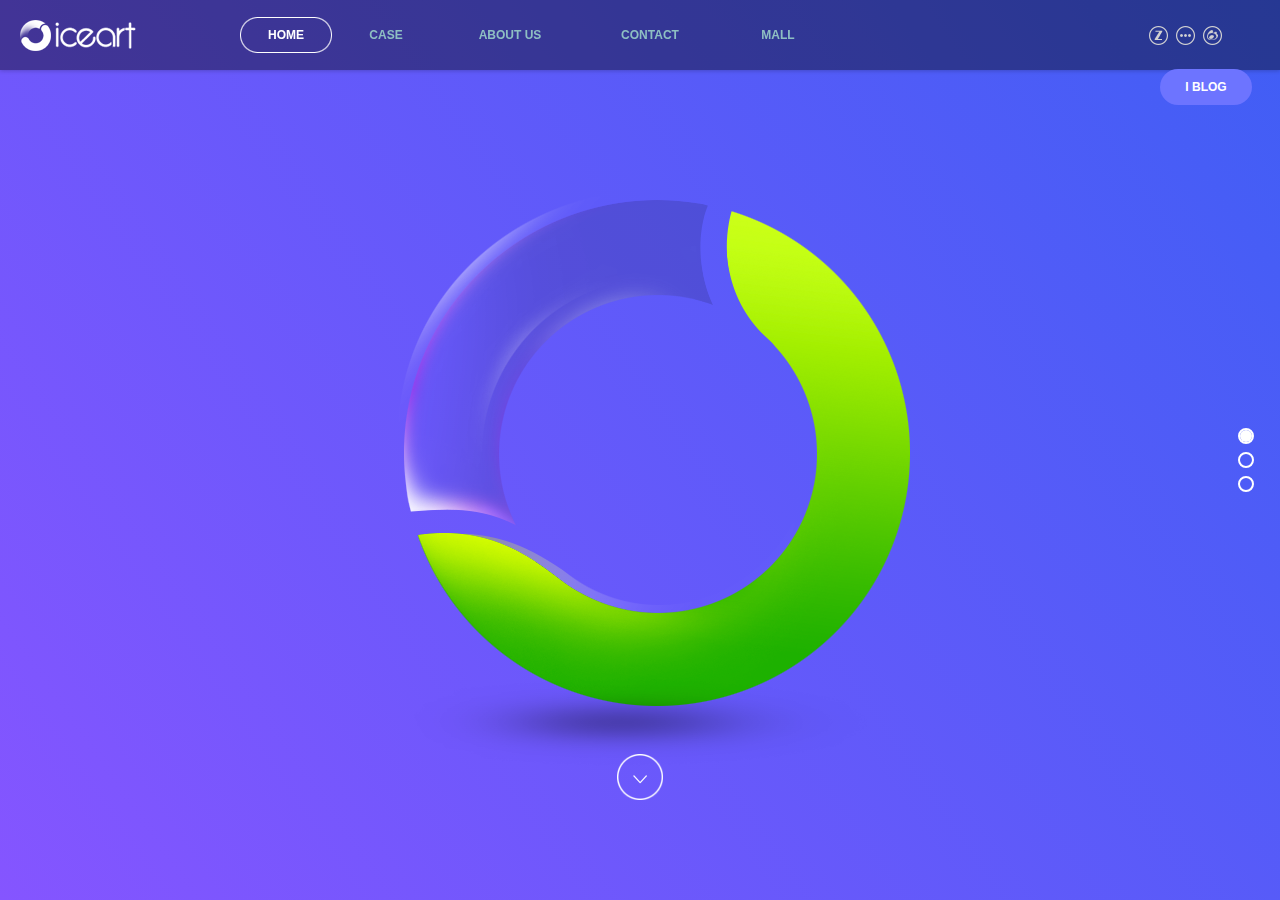
<file: iceart/index.html>
<!DOCTYPE html>
<html lang="en">
<head>
    <meta charset="UTF-8">
    <title>Title</title>
    <link rel="stylesheet" href="css/base.css">
    <link rel="stylesheet" href="css/index.css">
    <link rel="stylesheet" href="css/normalize.css">
</head>
<body>
<div id="box">
    <div id="inner">
        <!--第一个页面-->
        <div id="one">
            <div class="content">
                <img src="img/logo_001.png" alt="" class="logo-center hid" id="logo-center">
                <img src="img/logo-quan.png" alt="" class="center" id="quan">
                <img src="img/logo-shadow.png" alt="" class="shadow" id="shadow">
            </div>
        </div>
        <!--第二个页面-->
        <div id="two">
            <!--四张背景-->
            <div class="child-bg child-bg1"></div>
            <div class="child-bg child-bg2">
                <ul class="imgs">
                    <li class="img img2">
                        <img src="img/3_2.png" alt="">
                    </li>
                    <li class="img img1">
                        <img src="img/3_1.png" alt="">
                    </li>
                </ul>
            </div>
            <div class="child-bg child-bg3">
                <div class="logo">
                    <img src="img/3_logo.png" alt="" class="img">
                </div>
            </div>
            <div class="child-bg child-bg4">
                <img src="img/4_2.png" alt="" class="img img2">
                <ul>
                    <li class="img img1"><img src="img/4_1.png" alt=""></li>
                </ul>
            </div>
            <!--四个图标-->
            <div class="content">
                <div id="child1" class="child">
                    <div class="child-icon">
                        <img src="./img/i1.png" alt="">
                    </div>
                    <p class="child-title">Mobile app</p>
                    <a href="javascript:;">
                        <div class="btn">View</div>
                    </a>
                    <div class="msg">
                        <p class="title">移动品牌建设，手机应用开发设计</p>
                        <p class="title-en">Mobile brand building, mobile application development and design.</p>
                    </div>
                </div>
                <div id="child2" class="child">
                    <div class="child-icon">
                        <img src="./img/i2.png" alt="">
                    </div>
                    <p class="child-title">Website</p>
                    <a href="javascript:;">
                        <div class="btn">View</div>
                    </a>
                    <div class="msg">
                        <p class="title">移动品牌建设，手机应用开发设计</p>
                        <p class="title-en">Mobile brand building, mobile application development and design.</p>
                    </div>
                </div>
                <div id="child3" class="child">
                    <div class="child-icon">
                        <img src="./img/i3.png" alt="">
                    </div>
                    <p class="child-title">enterpriseVi</p>
                    <a href="javascript:;">
                        <div class="btn">View</div>
                    </a>
                    <div class="msg">
                        <p class="title">移动品牌建设，手机应用开发设计</p>
                        <p class="title-en">Mobile brand building, mobile application development and design.</p>
                    </div>
                </div>
                <div id="child4" class="child">
                    <div class="child-icon">
                        <img src="./img/i4.png" alt="">
                    </div>
                    <p class="child-title">Brand</p>
                    <a href="javascript:;">
                        <div class="btn">View</div>
                    </a>
                    <div class="msg">
                        <p class="title">移动品牌建设，手机应用开发设计</p>
                        <p class="title-en">Mobile brand building, mobile application development and design.</p>
                    </div>
                </div>
            </div>
        </div>
        <!--第三个页面-->
        <div id="three">
            <div class="star">
                <!--里面用到了canvas-->
                <div class="container" style="position: absolute;">
                    <div id="particles-js"></div>
                </div>
            </div>
            <div class="content">
                <p class="m-title" id="about">ABOUT ICEART</p>
                <div class="m-content">
                    <!--旋转的图片-->
                    <div class="child child1">
                        <img src="./img/5_2.png" alt="" class="img">
                        <div class="pointer pointer-right pointer1">
                            <img src="./img/5_pointer.png" alt="" class="ico">
                            <div class="sub"></div>
                            <div class="p-title">BRAND</div>
                        </div>
                        <div class="pointer pointer-right pointer2">
                            <img src="./img/5_pointer.png" alt="" class="ico">
                            <div class="sub"></div>
                            <div class="p-title">BRAND</div>
                        </div>
                        <div class="pointer pointer-right pointer3">
                            <img src="./img/5_pointer.png" alt="" class="ico">
                            <div class="sub"></div>
                            <div class="p-title">BRAND</div>
                        </div>
                        <div class="pointer pointer-left pointer4">
                            <img src="./img/5_pointer.png" alt="" class="ico">
                            <div class="sub"></div>
                            <div class="p-title">BRAND</div>
                        </div>
                        <div class="pointer pointer-left pointer5">
                            <img src="./img/5_pointer.png" alt="" class="ico">
                            <div class="sub"></div>
                            <div class="p-title">BRAND</div>
                        </div>
                    </div>
                    <div class="child child2">
                        <img src="./img/5_4.png" alt="">
                    </div>
                    
                </div>
                <div class="m-info">
                    <div class="info1">
                        <p>ICEART冰艺从创办以来始终以出众的视觉设计和应用表现能力影响着我们的每一个客人以及每一个使用者，每个作品都能带给观众真正意义上的视觉享受</p>
                        <p>在传达品牌理念的同时始终能以用户体验为核心进行创新设计，满足您的任何创新需求。拥有世界最顶尖的视觉设计师</p>
                        <p>最专业的设计团队和设计流程规范会为您的企业提升品质</p>
                    </div>
                    <div class="info2">
                        <p>以用户体验为基础进行的人机交互界面设计是要素，考虑用户的背景、使用经验以及在操作过程中的感受</p>
                        <p>从而设计符合最终用户的产品，使得最终用户在使用产品是愉悦，符合自己的逻辑</p>
                        <p>有效完成并且是高效使用产品</p>
                    </div>

                </div>
                <a href="javascript:;"></a>
            </div>

        </div>
        <!--向下的小箭头-->
        <div class="main-index">
            <div class="pointer"></div>
        </div>
        <!--右边的三个小圆点-->
        <div class="nav-index" id="navIndex">
            <div class="child">
                <div class="col"></div>
            </div>
            <div class="child">
                <div class="col" style="opacity: 0"></div>
            </div>
            <div class="child">
                <div class="col" style="opacity: 0"></div>
            </div>
        </div>
        <!--导航-->
        <div class="header clearfix">
    <div class="logo fl">
        <h1><a href="#" title="ICEART冰艺">123</a></h1>
    </div>
    <ul class="nav fl" id="nav">
        <div class="nav-bg"  id="navbg">
            <div class="nav-bg-left"></div>
            <div class="nav-bg-center"></div>
            <div class="nav-bg-right"></div>
        </div>
        <li class="li1"><a href="javascript:;">HOME</a></li>
        <li class="li2"><a href="./Case/iceartCaseTwo.html">CASE</a></li>
        <li class="li3"><a href="./AboutUs/indext.aboutUs.html">ABOUT US</a></li>
        <li class="li4"><a href="./contact/contact.html">CONTACT</a></li>
        <li class="li5"><a href="./iceMall/iceMall.html">MALL</a></li>
    </ul>
    <div class="share fl" id="share">
        <div class="ico">
            <a href="#"><img src="img/i1_2.png" class="i"/></a>
        </div>
        <div class="ico ico-msg" id="icomsg">
            <img src="img/i2_2.png" class="i"/>
            <div class="wechat" id="wechat">
                <div class="center">
                    <img class="top" src="img/header_pointer.png">
                    <img class="code" src="img/code.jpg">
                    <p class="title">WeChat</p>
                    <p class="wechat-mun">ICEART2014</p>
                    <p class="title">Tencent</p>
                    <div class="btn"><a href="#">QQ</a></div>
                </div>
            </div>
        </div>
        <div class="ico">
            <a href="#"><img src="img/i3_2.png" class="i"/></a>
        </div>
    </div>
    <div class="blog fr">
        <a href="#">I BLOG</a>
    </div>
</div>
</div>
</div>
<script src="js/base.js"></script>
<script src="js/particles.js"></script>
<script src="js/app.js"></script>
<script src="js/index.js"></script>
</body>
</html>
</file>
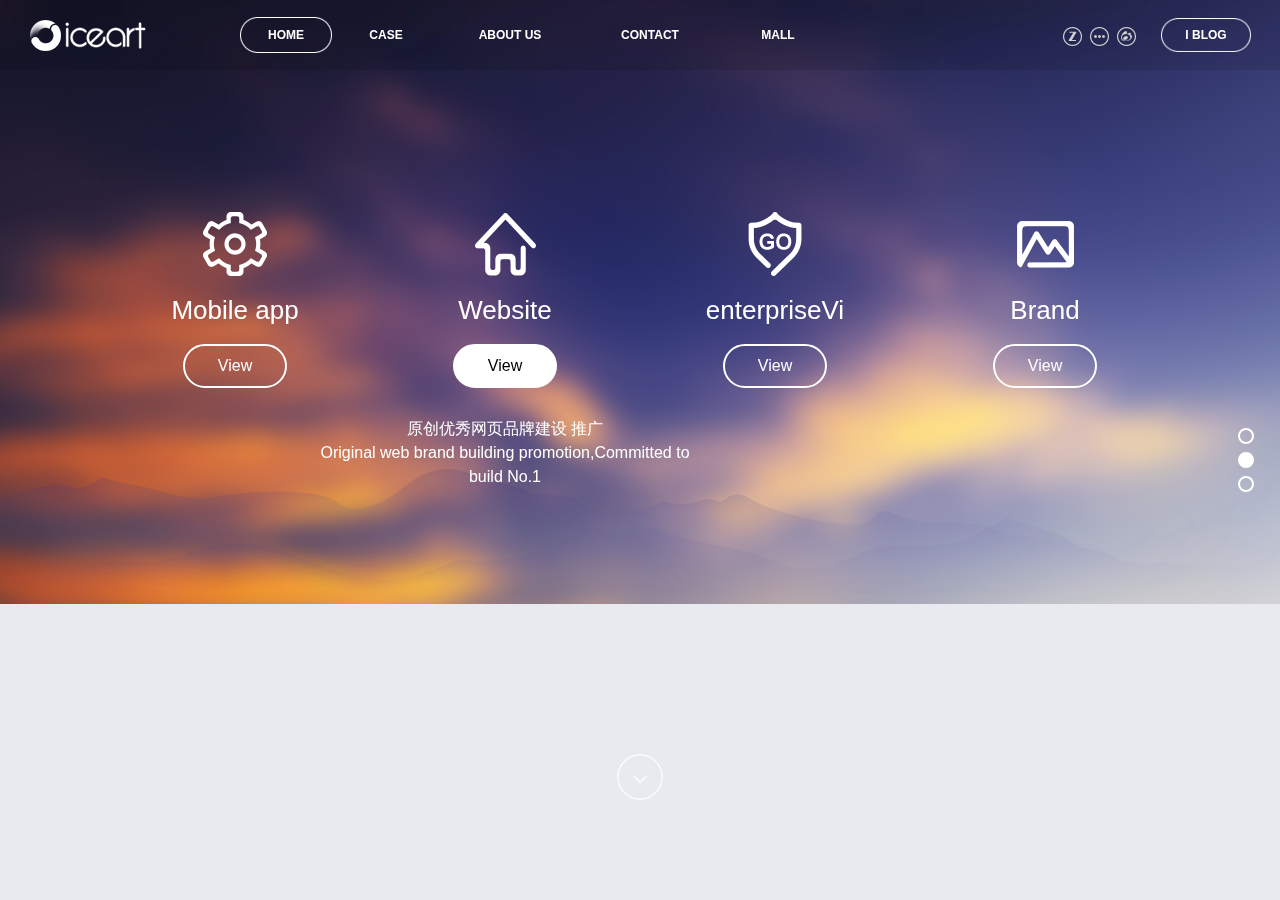
<file: iceart/img/index.html>
<!DOCTYPE html>
<html>
<head>
<meta content="text/html; charset=UTF-8" http-equiv="Content-Type">
<meta charset="utf-8"><meta http-equiv="X-UA-Compatible" content="IE=edge"><title>ICEART冰艺·国内优秀互联网品牌建设（冰艺网络科技 韩冰云）</title><meta name="robots" content="all"><meta name="author" content="韩冰云"><meta name="Copyright" content="韩冰云"><meta name="description" content="ICEART冰艺·国内知名互联网品牌建设"><meta name="keywords" content="韩冰云"><meta name="searchtitle" content="韩冰云">
<link media="all" href="index.css" type="text/css" rel="stylesheet">
</head>
<body><!-- header --><div class="header in"><div class="header-bg"></div><a href="#"><img class="logo" src="logo.png"></a><ul class="nav"><div class="nav-bg" style="width: 92px; display: block; left: 0px;"><img class="nav-bg-left" src="left-nav.png"><div class="nav-bg-center"></div><img class="nav-bg-right" src="right-nav.png"></div><a href="http://www.iceart.com.cn/index.html"><li class="on li1">HOME</li></a><a href="http://www.iceart.com.cn/case.html"><li class=" li2">CASE</li></a><a href="http://www.iceart.com.cn/about.html"><li class=" li3">ABOUT US</li></a><a href="http://www.iceart.com.cn/contact.html"><li class=" li4">CONTACT</li></a><a href="http://www.iceart.com.cn/mall.html"><li class=" li5">MALL</li></a></ul><div class="share"><a href="http://iceart.zcool.com.cn/" target="_top"><div class="icon"><img class="i" src="i1_2.png"></div></a><div class="icon icon-msg"><img class="i" src="i2_2.png"><div class="wechat"><div class="center"><img class="top" src="header_pointer.png"><img class="code" src="code.jpg"><p class="title">WeChat</p><p class="wechat-mun">ICEART2014</p><p class="title">Tencent</p><a href="http://wpa.qq.com/msgrd?v=3&amp;uin=850309997&amp;site=qq&amp;menu=yes" target="_top"><div class="btn">QQ</div></a></div></div></div><a href="http://weibo.com/iceart" target="_top"><div class="icon"><img class="i" src="i3_2.png"></div></a></div><a href="http://www.iceart.me/blog/" target="_top"><div class="blog">I BLOG</div></a></div><!-- header over --><!-- loading --><div class="loading out" id="loading" style="display: none;"><img src="loading.gif"></div><!-- loading over --><div class="main" style="height: 604px;"><div class="main-move" style="transition: all 500ms ease 0s; transform: translate3d(0px, -604px, 0px);"><div class="main-child main-child1" style="background: transparent -moz-linear-gradient(0% 100% , rgb(133, 85, 255) 0%, rgb(64, 94, 245) 100%) repeat scroll 0% 0%; height: 604px;"><div class="content"><img class="center" src="logo_001.png"><img class="logo-center" src="logo-quan.png"><img class="shadow" src="logo-shadow.png"></div></div><div class="main-child main-child2 in" style="height: 604px;"><div class="child-bg child-bg1 need-loading out" load-image-url="/Public/images/index/1.jpg" style="background-image: url('1.jpg'); z-index: inherit;"></div><div class="child-bg child-bg2 need-loading in" load-image-url="/Public/images/index/2.jpg" style="background-image: url('2.jpg'); z-index: 1;"><ul class="imgs"><li class="img img2" style="transform: translateX(-5.65px);"><img src="3_2.png"></li><li class="img img1" style="transform: translateX(5.65px);"><img src="3_1.png"></li></ul></div><div class="child-bg child-bg3 need-loading out" load-image-url="/Public/images/index/3.jpg" style="background-image: url('3.jpg'); z-index: inherit;"><div class="logo"><!-- <img class="star star1" src="/Public/images/index/star/star1.png" /><img class="star star2" src="/Public/images/index/star/star2.png" /><img class="star star3" src="/Public/images/index/star/star3.png" /><img class="star star4" src="/Public/images/index/star/star4.png" /><img class="star star5" src="/Public/images/index/star/star5.png" /><img class="star star6" src="/Public/images/index/star/star6.png" /><img class="star star7" src="/Public/images/index/star/star7.png" /><img class="star star8" src="/Public/images/index/star/star8.png" /><img class="star star9" src="/Public/images/index/star/star9.png" /><img class="star star10" src="/Public/images/index/star/star10.png" /><img class="star star11" src="/Public/images/index/star/star11.png" /><img class="star star12" src="/Public/images/index/star/star12.png" /><img class="star star13" src="/Public/images/index/star/star13.png" /><img class="star star14" src="/Public/images/index/star/star14.png" /><img class="star star15" src="/Public/images/index/star/star15.png" /><img class="star star16" src="/Public/images/index/star/star16.png" /><img class="star star17" src="/Public/images/index/star/star17.png" /><img class="star star18" src="/Public/images/index/star/star18.png" /><img class="star star19" src="/Public/images/index/star/star19.png" /><img class="star star20" src="/Public/images/index/star/star20.png" /><img class="star star21" src="/Public/images/index/star/star21.png" /><img class="star star22" src="/Public/images/index/star/star22.png" /><img class="star star23" src="/Public/images/index/star/star23.png" /><img class="star star24" src="/Public/images/index/star/star24.png" /><img class="star star25" src="/Public/images/index/star/star25.png" /><img class="star star26" src="/Public/images/index/star/star26.png" /> --><img class="logo-img" src="3_logo.png"></div></div><div class="child-bg child-bg4 out need-loading" load-image-url="/Public/images/index/4.jpg" style="background-image: url('4.jpg'); z-index: inherit;"><img class="img img1" src="4_2.png"><ul><li class="img img2" style="transform: translateX(-5.65px);"><img src="4_1.png"></li></ul></div><div class="content"><div class="child"><div class="child-icon"><img src="i1.png"></div><p class="child-title">Mobile app</p><a href="http://www.iceart.com.cn/Home/Case/index/no/1.html"><div class="btn">View</div></a><div class="msg"><p class="title">移动品牌建设，手机应用开发设计</p><p class="title-en">Mobile brand building, mobile application development and design.</p></div></div><div class="child in"><div class="child-icon"><img src="i2.png"></div><p class="child-title">Website</p><a href="http://www.iceart.com.cn/Home/Case/index/no/2.html"><div class="btn">View</div></a><div class="msg"><p class="title">原创优秀网页品牌建设 推广</p><p class="title-en">Original web brand building promotion,Committed to build No.1</p></div></div><div class="child"><div class="child-icon"><img src="i3.png"></div><p class="child-title">enterpriseVi</p><a href="http://www.iceart.com.cn/Home/Case/index/no/3.html"><div class="btn">View</div></a><div class="msg"><p class="title">企业标识,标志创意设计</p><p class="title-en">Excellent team building in ChinaCorporate logo,logo creative design.</p></div></div><div class="child"><div class="child-icon"><img src="i4.png"></div><p class="child-title">Brand</p><a href="http://www.iceart.com.cn/Home/Case/index/no/4.html"><div class="btn">View</div></a><div class="msg"><p class="title">致力创建全球顶尖品牌服务</p><p class="title-en">Committed to creating the world's top brand service,Multimedia Design</p></div></div></div></div><div class="main-child main-child3 need-loading" load-image-url="/Public/images/index/5.jpg" style="background-image: url('5.jpg'); height: 604px;"><div class="stars" id="stars"><canvas width="1150" height="483" style="width: 1150px; height: 483.2px;"></canvas></div><div class="content"><p class="m-title">ABOUT ICEART</p><div class="m-content"><div class="child left-in"><img class="img" src="5_2.png"><div class="pointer pointer-right pointer1"><img class="icon" src="5_pointer.png"><div class="sub"></div><div class="p-title">BRAND</div></div><div class="pointer pointer-right pointer2"><img class="icon" src="5_pointer.png"><div class="sub"></div><div class="p-title">WEB建设</div></div><div class="pointer pointer-right pointer3"><img class="icon" src="5_pointer.png"><div class="sub"></div><div class="p-title">LOGO</div></div><div class="pointer pointer-left pointer4"><img class="icon" src="5_pointer.png"><div class="sub"></div><div class="p-title">PC服务</div></div><div class="pointer pointer-left pointer5"><img class="icon" src="5_pointer.png"><div class="sub"></div><div class="p-title">移动端 APP</div></div></div><div class="child child2 in"><img class="img" src="5_4.png"></div></div><div class="m-info"><div class="info left-in"><p>ICEART冰艺从创办以来始终以出众的视觉艺术设计和应用表现能力影响着我们的每一个客及每一个使用者,每个作品都能带给观众真正意义上的视觉享受.</p><p>在传达品牌理念的同时始终能以用户体验为核心进行创新设计，满足您的任何创新需求。拥有业界最顶尖的视觉设计师,</p><p>最专业的设计团队和设计流程规范会为您的企业提升品质</p></div><div class="info in"><p>以用户体验为基础进行的人机交互设计是要 考虑用户的背景、使用经验以及在操作过程中的感受，</p><p>从而设计符合最终用户的产品，使得最终用户在使用产品时愉悦、符合自己的逻辑、</p><p>有效完成并且是高效使用产品</p></div></div><a href="http://www.iceart.com.cn/case.html"><div class="m-btn"></div></a></div></div></div></div><div class="main-index in"><div class="pointer"></div><div class="bg"></div></div><div class="nav-indexs in"><div class="child" onclick="mainScroll.scrollFunc({&quot;index&quot;:0});"></div><div class="child on" onclick="mainScroll.scrollFunc({&quot;index&quot;:1});"></div><div class="child" onclick="mainScroll.scrollFunc({&quot;index&quot;:2});"></div></div><!--[if gt IE 10]><script src="/Public/assets/three/three.min.js"></script><script src="/Public/assets/three/js/Detector.js"></script><script src="/Public/assets/three/renderers/CanvasRenderer.js"></script><script src="/Public/assets/three/renderers/Projector.js"></script><![endif]--><!--[if !IE]--><!--[endif]--></body>
</html>
</file>
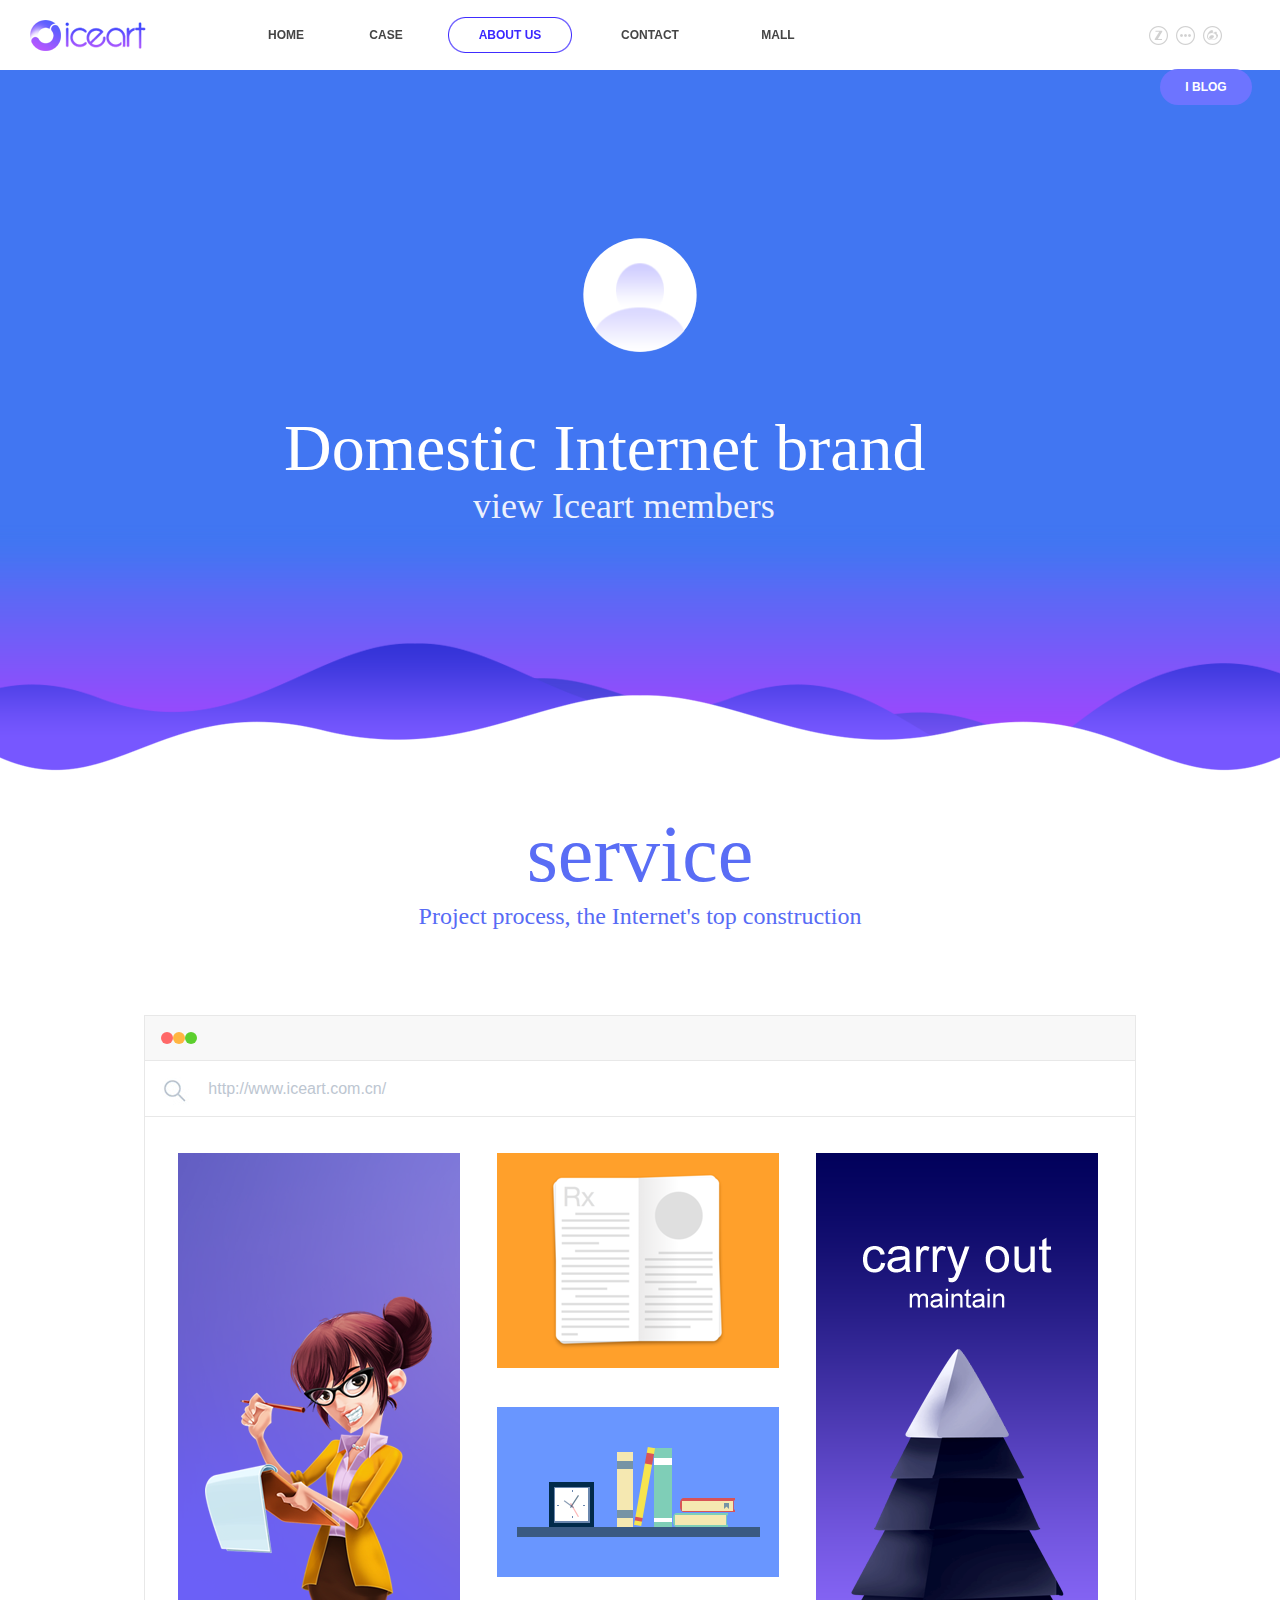
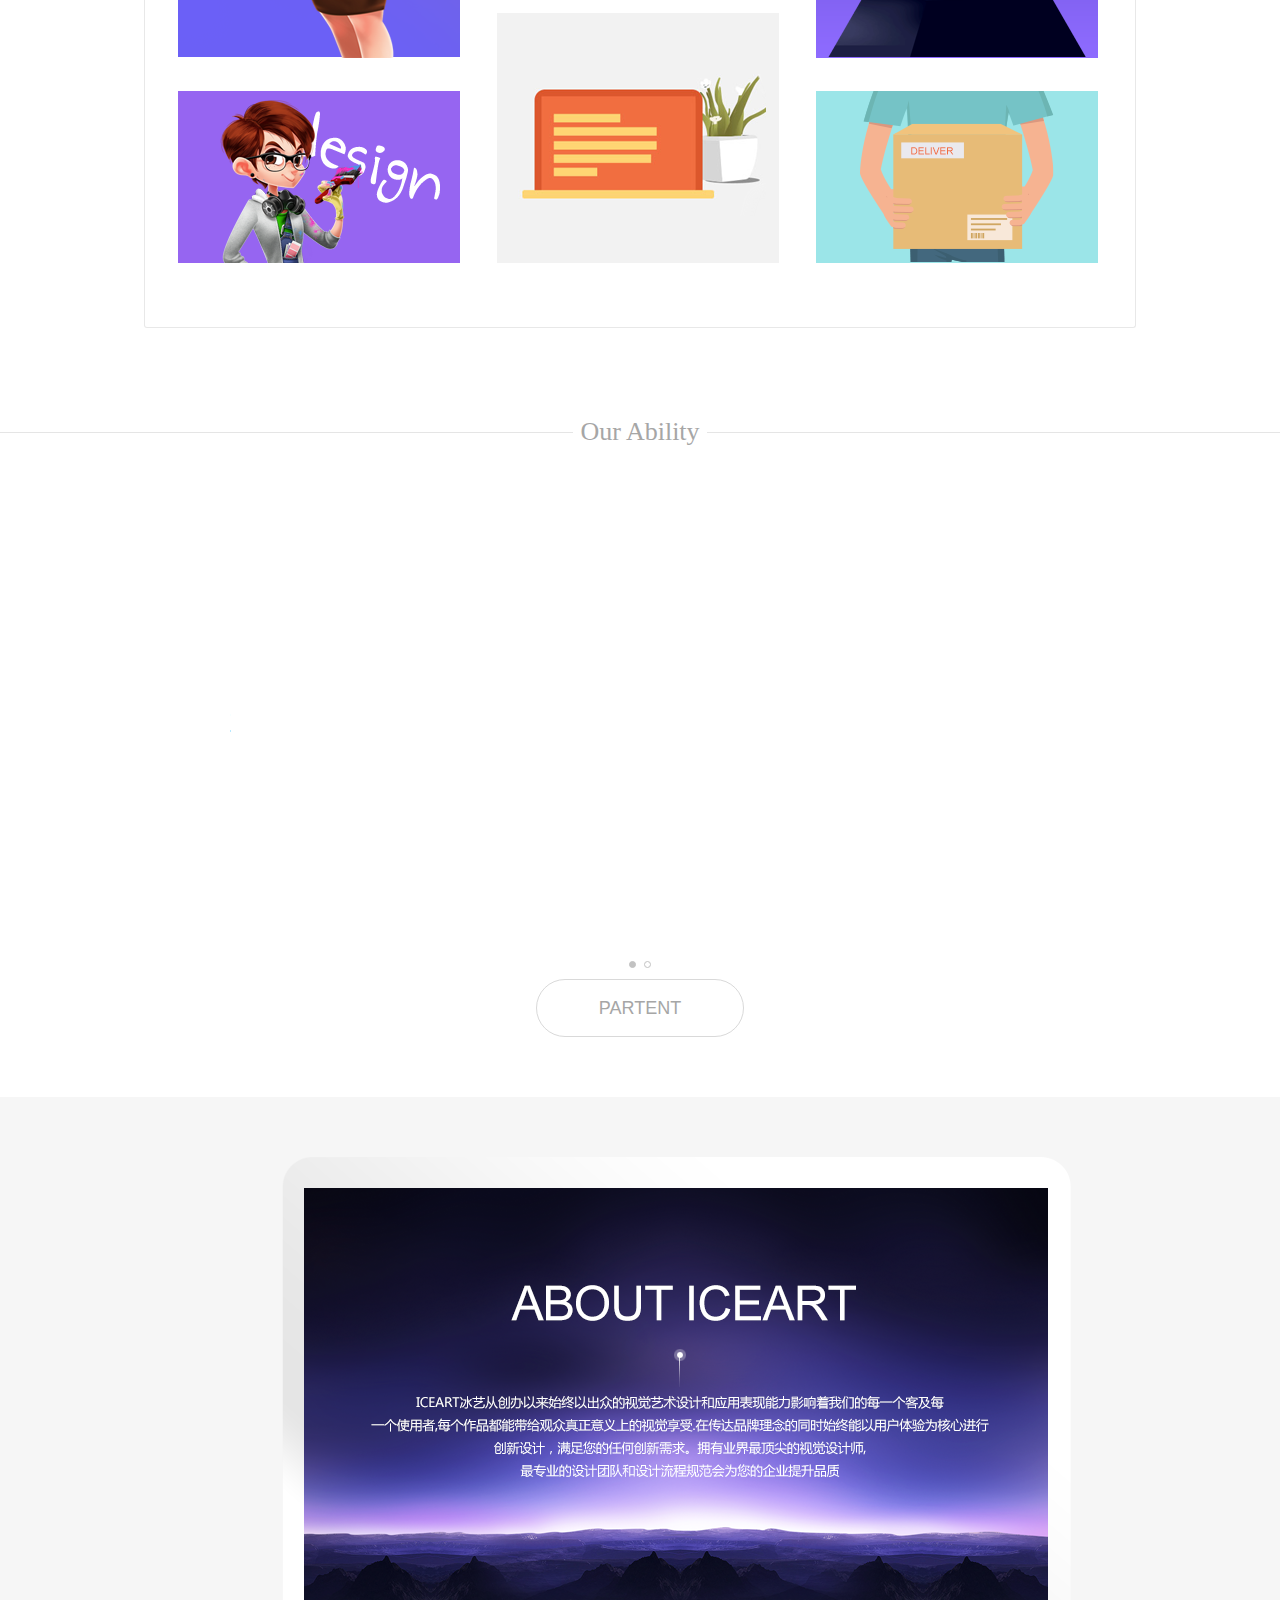
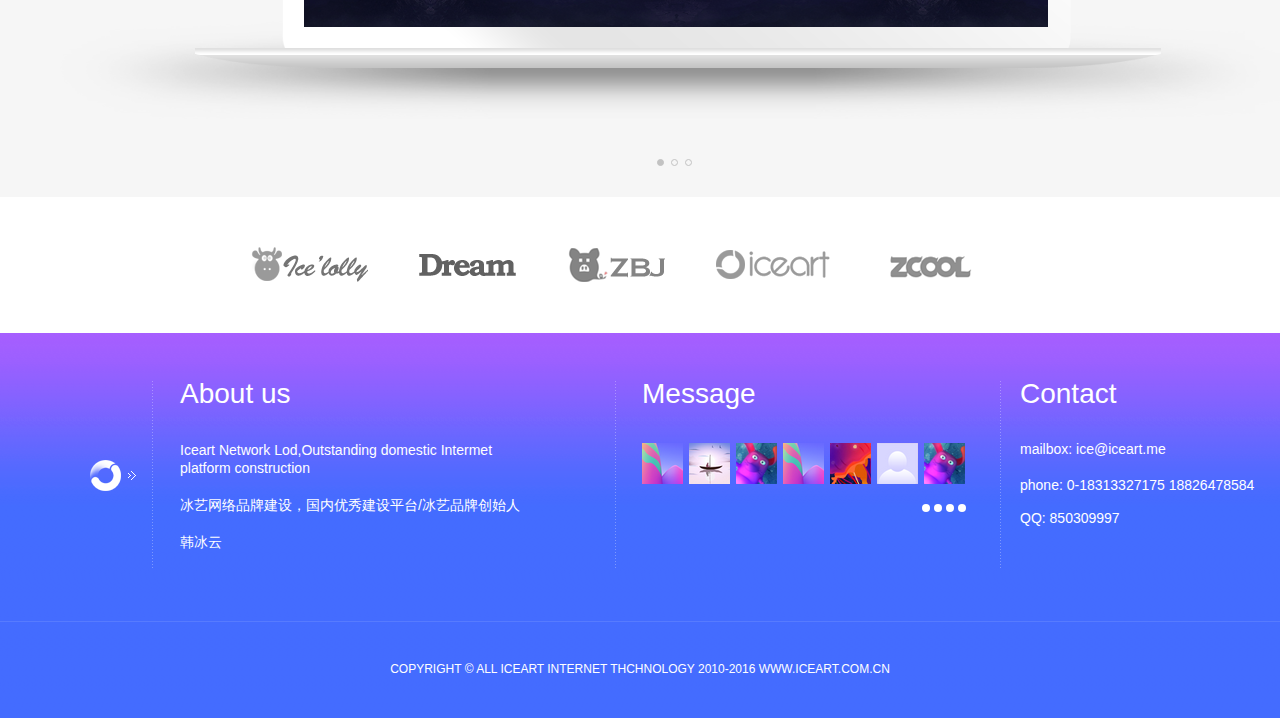
<file: iceart/AboutUs/indext.aboutUs.html>
<!DOCTYPE html>
<html>
<head lang="en">
    <meta charset="UTF-8">
    <title>ICEART冰艺·国内优秀互联网品牌建设（关于我们）</title>
    <meta name="keywords" content="韩冰云">
    <meta name="searchtitle" content="韩冰云">
    <link rel="stylesheet" href="css/base.css"/>
    <link rel="stylesheet" href="css/indext.css"/>
</head>
<body>
<!--header B-->
<div class="header clearfix" id="headerH">
    <div class="logo fl">
        <h1><a href="#" title="ICEART冰艺">123</a></h1>
    </div>
    <ul class="nav fl" id="nav">
        <div class="nav-bg" id="navbg" style="width: 124px; left: 208px;">
            <div class="nav-bg-left"></div>
            <div class="nav-bg-center"></div>
            <div class="nav-bg-right"></div>
        </div>
        <li class="li1"><a href="../index.html">HOME</a></li>
        <li class="li2"><a href="../Case/iceartCaseTwo.html">CASE</a></li>
        <li class="li3"><a href="javascript:;">ABOUT US</a></li>
        <li class="li4"><a href="../contact/contact.html">CONTACT</a></li>
        <li class="li5"><a href="../iceMall/iceMall.html">MALL</a></li>
    </ul>
    <div class="share fl" id="share">
        <div class="ico">
            <a href="#"><img src="images/i1_2.png" class="i"></a>
        </div>
        <div class="ico ico-msg" id="icomsg">
            <img src="images/i2_2.png" class="i" style="transform: rotate(0deg);">
            <div class="wechat" id="wechat" style="display: none; top: 11px; opacity: 0;">
                <div class="center">
                    <img class="top" src="images/header_pointer.png">
                    <img class="code" src="images/wechat.jpg">
                    <p class="title">WeChat</p>
                    <p class="wechat-mun">ICEART2014</p>
                    <p class="title">Tencent</p>
                    <div class="btn"><a href="#">QQ</a></div>
                </div>
            </div>
        </div>
        <div class="ico">
            <a href="#"><img src="images/i3_2.png" class="i"></a>
        </div>
    </div>
    <div class="blog fr">
        <a href="#">I BLOG</a>
    </div>
</div>
<!--header E-->
<!--banner B-->
<div class="banner" id="bannerH">
    <!--people B-->
    <div class="peopleLoading" id="peopleLoading">
        <div class="people-bg" id="mask"></div>
        <div class="people" id="people">
            <div class="people1"></div>
            <div class="people2"></div>
        </div>
    </div>
    <!--people E-->
    <!--content B-->
    <div class="banner-content">
        <p class="title1">Domestic Internet brand</p>

        <p class="title2">view Iceart members</p>
    </div>
    <div class="banner-langs">
        <div class="lang lang1"></div>
        <div class="lang lang2" id="lang2"></div>
        <div class="lang lang3" id="lang3"></div>
        <div class="lang lang4" id="lang4"></div>
    </div>
    <!--content E-->
</div>
<!--banner E-->
<!--service B-->
<div class="service in" id="serviceH">
    <div class="container">
        <div class="titles">
            <p class="title1">service</p>
            <p class="title2">Project process, the Internet's top construction</p>
        </div>
        <div class="contents">
            <!--head B-->
            <div class="head in">
                <div class="btns">
                    <div class="red"></div>
                    <div class="yellow"></div>
                    <div class="green"></div>
                </div>
            </div>
            <!--head E-->
            <!--link B-->
            <div class="linkweb">
                <img src="images/search_icon_002.png"/>
                <a href="http://www.iceart.com.cn/">
                    <p>http://www.iceart.com.cn/</p>
                </a>
            </div>
            <!--link E-->
            <!--content B-->
            <div class="content">
                <div class="child child1 in">
                    <img class="bg" src="images/1_bg.png">
                    <img class="img img1" src="images/1.png">
                    <div class="sub sub-x"></div>
                    <div class="msg">
                        <img class="icon" src="images/i1.png">
                        <div class="msg-content">
                            <p class="title">项目研发设计咨询</p>
                            <div class="info">
                                <p>IceArtR &amp; D projects design ,Consulting Learn.
                                </p>
                            </div>
                        </div>
                    </div>
                </div>
                <div class="child child2 in">
                    <div class="bg"></div>
                    <img class="img img1" src="images/2_2.png">
                    <div class="sub sub-y"></div>
                    <div class="msg">
                        <img class="icon" src="images/i1.png">
                        <div class="msg-content">
                            <p class="title">设计创意海航</p>
                            <div class="info">
                                <p>Project design and start the process.</p>
                            </div>
                        </div>
                    </div>
                </div>
                <div class="child child3 in">
                    <div class="bg"></div>
                    <img class="img img1" src="images/3_1.png">
                </div>
                <div class="child child4 in">
                    <img class="bg" src="images/4_bg.png">
                    <img class="img img1" src="images/4_2.png">
                    <img class="img img2" src="images/4_3.png">
                    <img class="img img3" src="images/4_1.png">
                    <div class="sub sub-x"></div>
                    <div class="msg">
                        <img class="icon" src="images/i1.png">
                        <div class="msg-content">
                            <p class="title">项目合作完结</p>
                            <div class="info">
                                <p>End of cooperation and look forward to the next cooperation.</p>
                            </div>
                        </div>
                    </div>
                </div>
                <div class="child child5 in">
                    <div class="bg"></div>
                    <img class="img img1" src="images/5_2.png">
                    <img class="img img2" src="images/5_1.png">
                    <div class="sub sub-x"></div>
                    <div class="msg">
                        <img class="icon" src="images/i1.png">
                        <div class="msg-content"><p class="title">技术实现研发</p>
                            <div class="info">
                                <p>Technology development.</p>
                            </div>
                        </div>
                    </div>
                </div>
                <div class="child child6 in">
                    <div class="bg"></div>
                    <img class="img img1" src="images/6_1.png">
                    <div class="sub sub-y"></div>
                    <div class="msg">
                        <img class="icon" src="images/i1.png">
                        <div class="msg-content"><p class="title">维护管理</p>
                            <div class="info"><p>Maintenance Management,Delivery balance due.</p>
                            </div>
                        </div>
                    </div>
                </div>
                <div class="child child7 in">
                    <div class="bg"></div>
                    <img class="img img1" src="images/7_1.png">
                    <div class="sub sub-x"></div>
                    <div class="msg">
                        <img class="icon" src="images/i1.png">
                        <div class="msg-content"><p class="title">任务交接</p>
                            <div class="info">
                                <p>Task handover,Prepare on-line.</p>
                            </div>
                        </div>
                    </div>
                </div>
            </div>
                <!--content E-->
            </div>
        </div>
    </div>
</div>
<!--service E-->
<!--Our Ability begin-->
<div class="ability">
    <div class="ability-title">
        <div class="ability-title-line"></div>
        <div class="ability-title-words">Our Ability</div>
    </div>
    <div class="ability-content" id="aContent">
        <div class="ability-content-1 left" id="aContent1">
            <div class="ability-content1-1 abilityContent " id="ability1">
                <img src="images/i9.png" alt="" id="aboutUsImg1" class="imgs"/>
                <div class="ability-content1-1-words  words">
                    <p class="W-top">IOS APP</p>
                    <div class="W-bottom">
                        <P>Application design,mobile terminal development</P>
                    </div>
                </div>
            </div>
            <div class="ability-content1-2 abilityContent left">
                <img src="images/i10.png" alt="" class="imgs"/>
                <div class="ability-content1-2-words words" >
                    <p class="W-top">BRANDS</p>
                    <div class="W-bottom">
                        <P>Subscribe to our newsletter to start receiving Quiver start receiving Quiver</P>
                    </div>
                </div>
            </div>
            <div class="ability-content1-3 abilityContent left">
                <img src="images/i11.png" alt="" class="imgs"/>
                <div class="ability-content1-3-words words" >
                    <p class="W-top">ENTERPRISE</p>
                    <div class="W-bottom">
                        <P>Custom brand personality,well-known platform construction</P>
                    </div>
                </div>
            </div>
            <div class="ability-content1-4 abilityContent left">
                <img src="images/i12.png" alt="" class="imgs"/>
                <div class="ability-content1-4-words words">
                    <p class="W-top">SOCIALLY</p>
                    <div class="W-bottom">
                        <P>Social networking services,interactive experience design</P>
                    </div>
                </div>
            </div>
            <div class="ability-content1-5 abilityContent left">
                <img src="images/i13.png" alt="" class="imgs"/>
                <div class="ability-content1-5-words words" >
                    <p class="W-top">MARK VI</p>
                    <div class="W-bottom">
                        <P>Top brand logo design,international standards</P>
                    </div>
                </div>
            </div>
            <div class="ability-content1-6 abilityContent left">
                <img src="images/i14.png" alt="" class="imgs"/>
                <div class="ability-content1-6-words words" >
                    <p class="W-top">MULTIMEDIA</p>
                    <div class="W-bottom">
                        <P>Multimedia video production,visual arts</P>
                    </div>
                </div>
            </div>
        </div>
        <div class="ability-content-2" id="aContent2">
            <div class="ability-content2-images fl">
                <img src="images/l1.png" alt=""/>
            </div>
            <div class="ability-content2-images fl">
                <img src="images/l2.png" alt=""/>
            </div>
            <div class="ability-content2-images fl">
                <img src="images/l3.png" alt=""/>
            </div>
            <div class="ability-content2-images fl">
                <img src="images/l4.png" alt=""/>
            </div>
            <div class="ability-content2-images fl">
                <img src="images/l5.png" alt=""/>
            </div>
            <div class="ability-content2-images fl">
                <img src="images/l6.png" alt=""/>
            </div>
            <div class="ability-content2-images fl">
                <img src="images/l7.png" alt=""/>
            </div>
            <div class="ability-content2-images fl">
                <img src="images/l8.png" alt=""/>
            </div>
            <div class="ability-content2-images fl">
                <img src="images/l9.png" alt=""/>
            </div>
            <div class="ability-content2-images fl">
                <img src="images/l10.png" alt=""/>
            </div>
        </div>
    </div>
    <div id="ability-nav">
        <div class="spot-on"></div>
        <div class="spot-off"></div>
    </div>
    <div id="ability-btn">PARTENT</div>
</div>
<!--Our Ability End-->
<!--About Us Fixed Begin-->
<div id="aboutUsFixed">
    <a id="fixedTop" href="#top">
        <div class="topImg"></div>
    </a>
    <a href="#">
        <div class="fixedImg" id="emailImg">
            <img src="images/base/f2.png" alt="" id="changeEmail"/>
            <img src="images/base/f2_on.png" alt="" id="changeEmail_on"/>
        </div>
    </a>
    <a href="#">
        <div class="fixedImg" id="peopleImg">
            <img src="images/base/f3.png" alt="" id="changePeople"/>
            <img src="images/base/f3_on.png" alt="" id="changePeople_on"/>
        </div>
    </a>
    <div class="fixedImg" id="phoneFlapImg">
        <img src="images/base/f4.png" id="changePhone"/>
        <img src="images/base/f4_on.png" id="changePhone_on"/>
        <div id="phoneFlapWord">
            number:
            <span>0-18313312757</span>
        </div>
    </div>
    <a href="#">
        <div class="fixedImg" id="qqImg">
            <img src="images/base/f5.png" alt="" id="changeQQ"/>
            <img src="images/base/f5_on.png" alt="" id="changeQQ_on"/>
        </div>
    </a>
</div>
<!--About Us Fixed End-->
<!--About Us Slideshow Begin-->
<div id="aboutUsSlideShow">
    <div id="slideShowBox">
        <ul id="slideShowImg">
            <li><a href="#"><img src="images/pcs.png" alt=""/></a></li>
            <li><a href="#"><img src="images/pcs2.png" alt=""/></a></li>
            <li><a href="#"><img src="images/pcs3.png" alt=""/></a></li>
            <li><a href="#"><img src="images/pcs.png" alt=""/></a></li>
        </ul>
    </div>
    <div id="slideShowSpots">
        <span class="spot-on"></span>
        <span class="spot-off"></span>
        <span class="spot-off"></span>
    </div>
</div>
<!--About Us Slideshow End-->
<!--foot1 开始-->
<div class="foot1">
    <div class="foot1-dv">
        <a href=""><img src="images/logo1.png" class="img1" alt=""/></a>
        <a href=""><img src="images/logo2 (1).png" class="img2" alt=""/></a>
        <a href=""><img src="images/logo6.png" class="img3" alt=""/></a>
        <a href=""><img src="images/logo4.png" class="img4" alt=""/></a>
        <a href=""><img src="images/logo5.png" class="img5" alt=""/></a>
    </div>

</div>
<!--foot1 结束-->

<!-- foot2 开始-->
<div class="foot">
    <div class="foot-top">
        <div class="logoIn fl">
            <img  class="img1" src="images/foot_logo.png" alt=""/>
            <img class="img2" src="images/foot_pointer.png" alt=""/>
        </div>
        <div class="relate fl">
            <p class="title1">About us</p>
            <p class="content1">Iceart Network Lod,Outstanding domestic Intermet<br/>platform construction</p>
            <p class="content2">冰艺网络品牌建设，国内优秀建设平台/冰艺品牌创始人</p>
            <p class="content2">韩冰云</p>
        </div>
        <div class="msg fl">
            <p class="title2">Message</p>
            <div id="picss" class="pics">
                <a href="" class="fl"><img src="images/pic1.png" alt=""/></a>
                <a href="" class="fl"><img src="images/pic2.png" alt=""/></a>
                <a href="" class="fl"><img src="images/pic3.png" alt=""/></a>
                <a href="" class="fl"><img src="images/pic1.png" alt=""/></a>
                <a href="" class="fl"><img src="images/pic4.png" alt=""/></a>
                <a href="" class="fl"><img src="images/pic5.png" alt=""/></a>
                <a href="" class="fl"><img src="images/pic3.png" alt=""/></a>

            </div>
            <div class="dotted">
                <a href=""><div class="dotted1 fl"></div></a>
                <a href=""><div class="dotted1 fl"></div></a>
                <a href=""><div class="dotted1 fl"></div></a>
                <a href=""><div class="dotted1 fl"></div></a>
            </div>
        </div>
        <div class="contact fl">
            <p class="title3">Contact</p>
            <p class="content3">mailbox: ice@iceart.me</p>
            <p class="content4">phone: 0-18313327175 18826478584</p>
            <p class="content5">QQ: 850309997</p>
        </div>
        <img class="dashed1" src="images/foot_sub.png" alt=""/>
        <img class="dashed2" src="images/foot_sub (1).png" alt=""/>
        <img class="dashed3" src="images/foot_sub(2) .png" alt=""/>
    </div>
    <div class="foot-bottom">
        <p>COPYRIGHT © ALL ICEART INTERNET THCHNOLOGY 2010-2016 WWW.ICEART.COM.CN</p>
    </div>
</div>
<!-- foot2 结束-->
<script src="aboutus.js/common.js"></script>
<script src="jquery-1.12.2.js"></script>
<script src="aboutus.js/indext.js"></script>
<script src="aboutus.js/tools.js"></script>
</body>
</html>
</file>
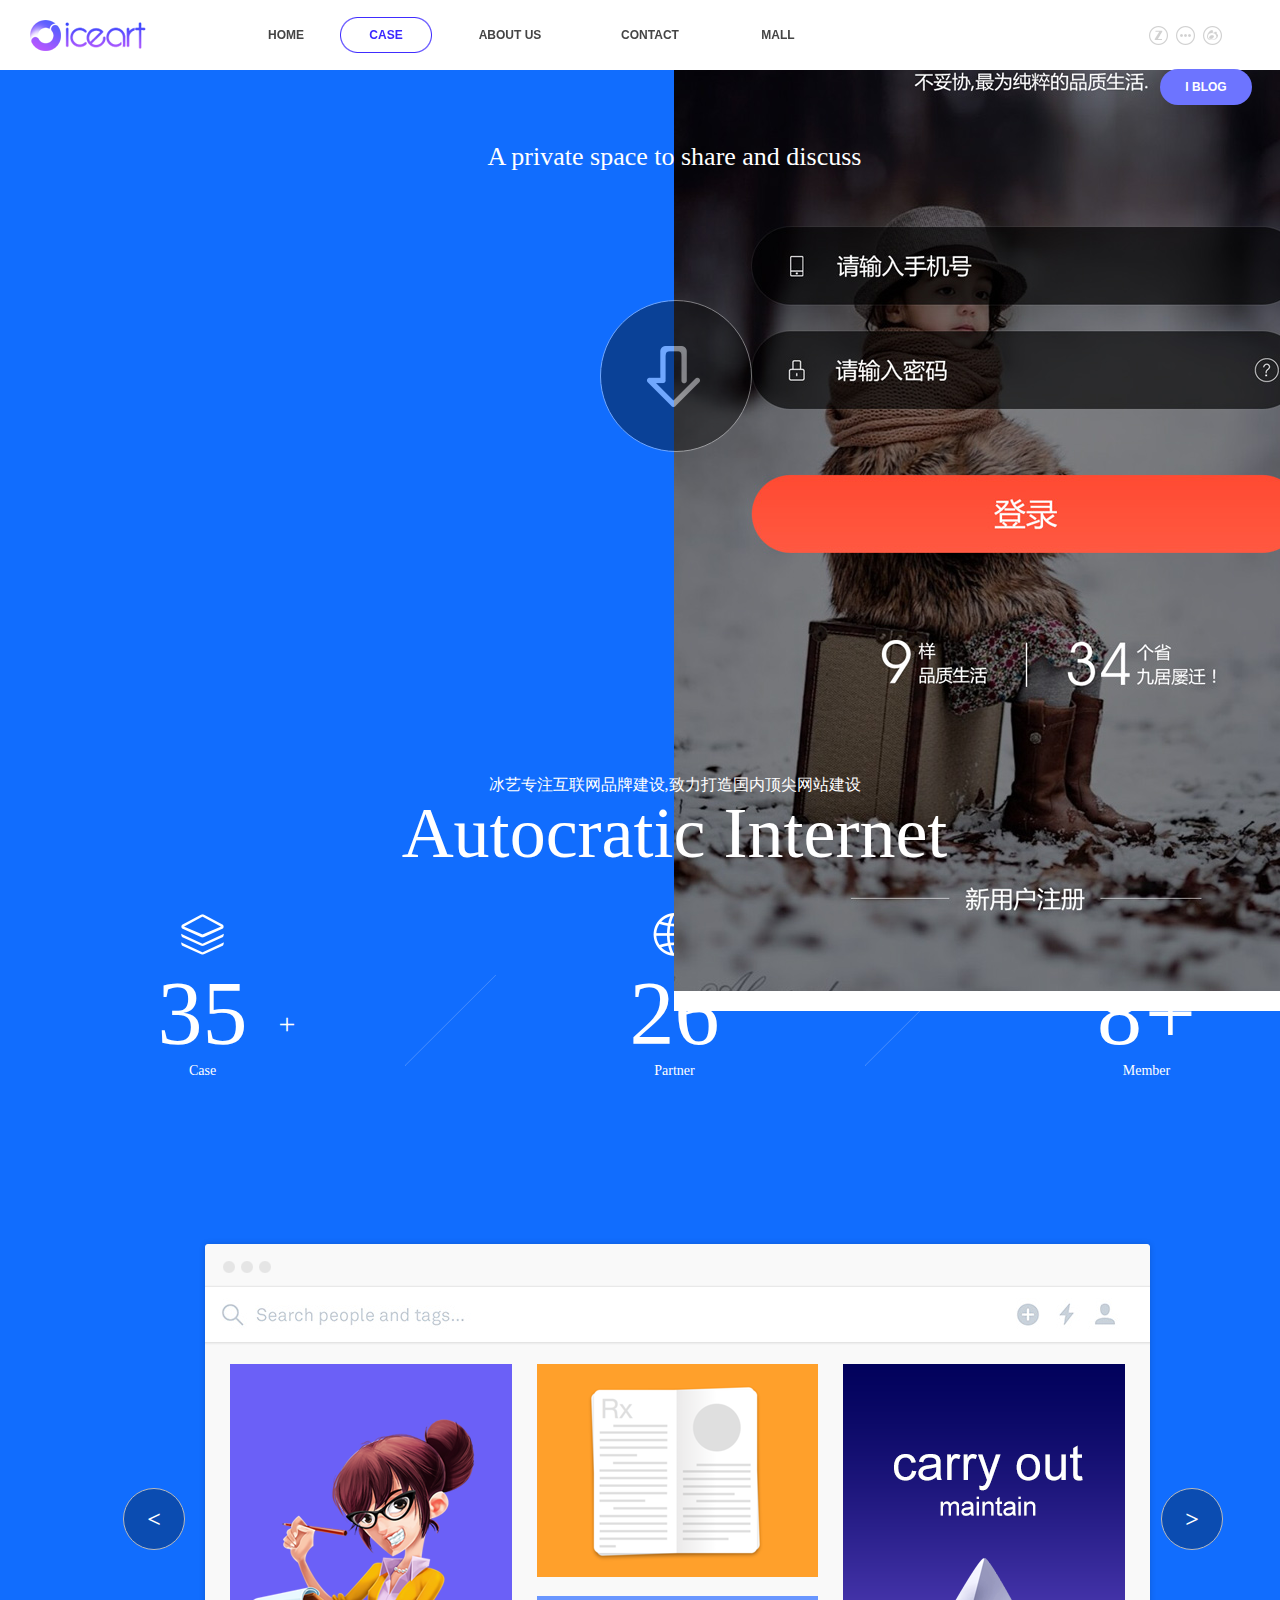
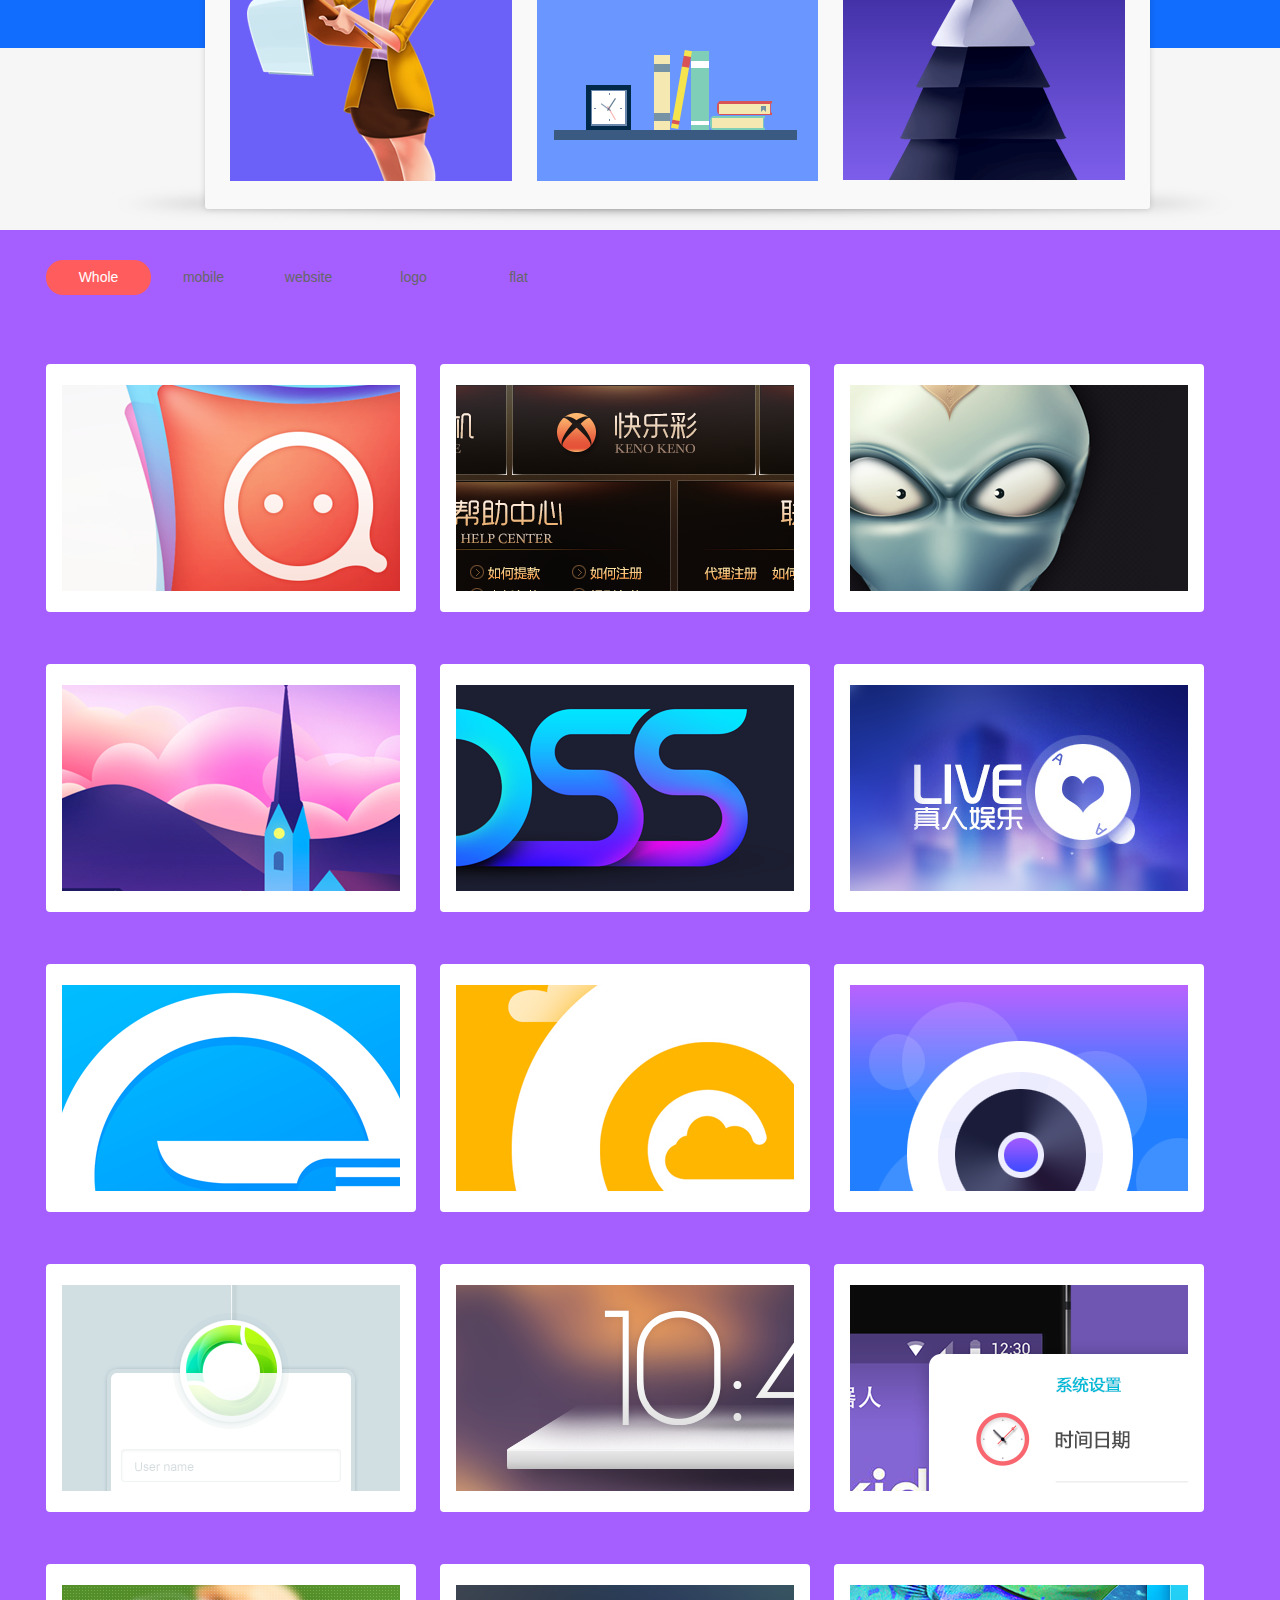
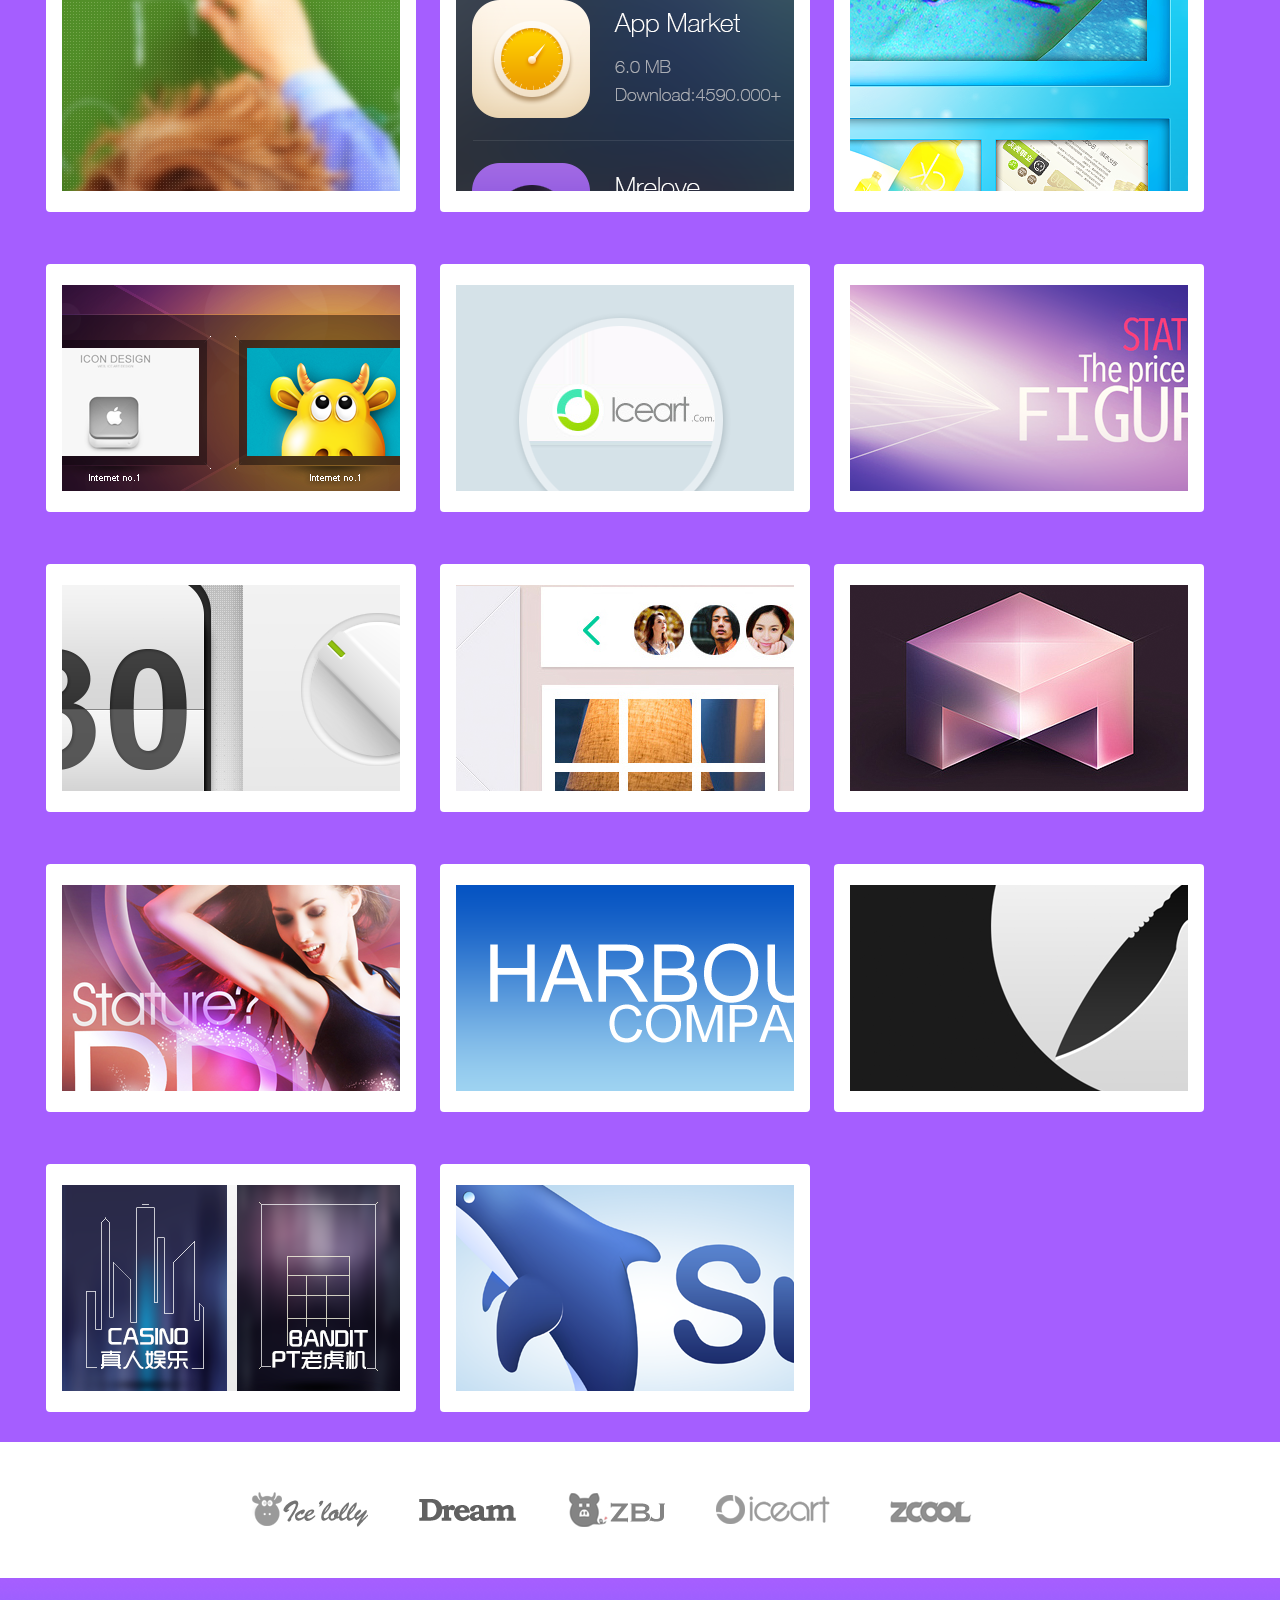
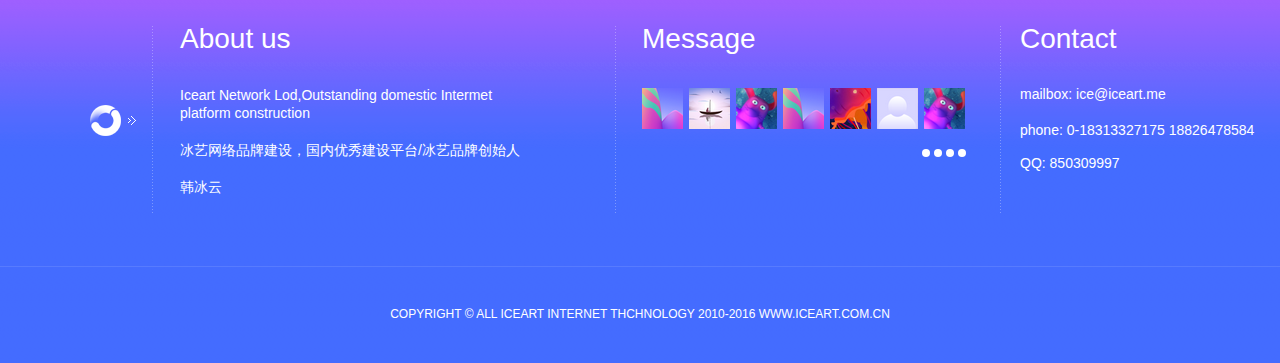
<file: iceart/Case/iceartCaseTwo.html>
<!DOCTYPE html>
<html>
<head lang="en">
    <meta charset="UTF-8">
    <title></title>
    <link rel="stylesheet" href="css/common.css"/>
    <link rel="stylesheet" href="css/globle.css"/>
    <link rel="stylesheet" href="css/base.css"/>
    <link rel="stylesheet" href="css/content.css"/>
    <link rel="stylesheet" href="css/icTwoBanner1.css"/>
</head>
<body>

<!--header B-->
<div class="header clearfix">
    <div class="logo fl">
        <h1><a href="#" title="ICEART冰艺">123</a></h1>
    </div>
    <ul class="nav fl" id="nav">
        <div class="nav-bg"  id="navbg">
            <div class="nav-bg-left"></div>
            <div class="nav-bg-center"></div>
            <div class="nav-bg-right"></div>
        </div>
        <li class="li1"><a href="../index.html">HOME</a></li>
        <li class="li2"><a href="javascript:;">CASE</a></li>
        <li class="li3"><a href="../AboutUs/indext.aboutUs.html">ABOUT US</a></li>
        <li class="li4"><a href="../contact/contact.html">CONTACT</a></li>
        <li class="li5"><a href="../iceMall/iceMall.html">MALL</a></li>
    </ul>
    <div class="share fl" id="share">
        <div class="ico">
            <a href="#"><img src="images/i1_2.png" class="i"/></a>
        </div>
        <div class="ico ico-msg" id="icomsg">
            <img src="images/i2_2.png" class="i"/>
            <div class="wechat" id="wechat">
                <div class="center">
                    <img class="top" src="images/header_pointer.png">
                    <img class="code" src="images/wechat.jpg">
                    <p class="title">WeChat</p>
                    <p class="wechat-mun">ICEART2014</p>
                    <p class="title">Tencent</p>
                    <div class="btn"><a href="#">QQ</a></div>
                </div>
            </div>
        </div>
        <div class="ico">
            <a href="#"><img src="images/i3_2.png" class="i"/></a>
        </div>
    </div>
    <div class="blog fr">
        <a href="#">I BLOG</a>
    </div>
</div>
<!--header E-->


<!-- banner B-->
<div style="background-color: #A55EFF;"><!--#F6F6F6-->
    <div id="icTwoBanner">
        <div id="bannerImg">
            <ul id="banner-bg">
                <li class="banner-bg1" id="bg1"></li>
                <li class="banner-bg2" id="bg2"></li>
                <li class="banner-bg3" id="bg3"></li>
            </ul>
        </div>
        <div id="banner-titles1"><p>A private space to share and discuss</p></div>
        <div id="banner-cards">
            <ul class="cards" id="cards">
                <li class="card1" id="card1"></li>
                <li class="card2"></li>
                <li class="card3"></li>
            </ul>
            <div class="bgDown" id="bgDown"><img id="imgDown" src="images/banner-pointer.png" alt=""/></div>
        </div>
        <div id="banner-titles2">
            <div id="title2">
                <div class="title2-one">
                    <p class="tt1">冰艺专注互联网品牌建设,致力打造国内顶尖网站建设</p>
                    <p class="tt2">Autocratic Internet</p>
                </div>
                <div class="title2-two">
                    <p class="tt1">开创互联网＋，优质视觉体验</p>
                    <p class="tt2">Quality Experience</p>
                </div>
                <div class="title2-three">
                    <p class="tt1">专制主流手机端产品体验研究，引领潮流</p>
                    <p class="tt2">app Design Experience</p>
                </div>
            </div>
        </div>
        <div id="banner-muns">
            <div id="bigMun">
                <img src="images/banner_sub.png" class="mun-img1" alt=""/>
                <img src="images/banner_sub.png" class="mun-img2" alt=""/>
                <div class="mun1 mun">
                    <div class="mun1-img"><img src="images/banner_i1.png" alt=""/></div>
                    <div class="mun1-title">
                        <span class="m" id="m1">35</span>
                        <span class="add">+</span>
                    </div>
                    <p class="mun1-content">Case</p>
                </div>
                <div class="mun2 mun"><div class="mun1-img"><img src="images/banner_i2.png" alt=""/></div>
                    <div class="mun1-title">
                        <span class="m" id="m2">26</span>
                    </div>
                    <p class="mun1-content">Partner</p></div>
                <div class="mun3 mun">
                    <div class="mun1-img"><img src="images/banner_i3.png" alt=""/></div>
                    <div class="mun1-title">
                        <span class="m" id="m3">8</span>
                        <span class="bigAdd">+</span>
                    </div>
                    <p class="mun1-content">Member</p>
                </div>
            </div>
        </div>

        <div id="banner-img2">
            <div class="lbImg">
                <ul id="lbImg">
                    <li class="lbImg1"><img src="images/bb1.png" alt=""/></li>
                    <li class="lbImg2">
                        <img src="images/bb2_1.png" alt=""/>
                        <img class="lbImg2-bb2" src="images/bb2.jpg" alt=""/>
                        <img src="images/bb2_3.png" alt=""/>
                    </li>
                    <li class="lbImg3"><img src="images/bb3.png" alt=""/></li>
                </ul>
            </div>
            <div class="btn">
                <span class="btn1" id="btn1"> < </span>
                <span class="btn2" id="btn2"> > </span>
            </div>
        </div>
    </div>
</div>
<!-- banner E-->

<!--content B-->
<div class="content" style="background-color: #A55EFF;">
    <div class="banxin">
        <div><ul class="brand" id="brand" style="z-index: 1">
            <li class="fl" style="color: #fff">Whole</li>
            <li class="fl">mobile</li>
            <li class="fl">website</li>
            <li class="fl">logo</li>
            <li class="fl">flat</li>
        </ul>
            <span class="change" id="change"></span>
        </div>
        <div id="bigBox">
            <div class="abs-whole" id="bigBox1">
                <div class="line1">
                    <div class="ab fl">
                        <div class="pic"><img src="images/abgh18.png" alt=""/>

                            <div class="search"><img src="images/search_icon.png" alt=""/></div>
                        </div>
                        <div class="shadow"><img src="images/shadow.png" alt=""/></div>
                    </div>
                    <div class="ab fl">
                        <div class="pic"><img src="images/abgh19.png" alt=""/>

                            <div class="search"><img src="images/search_icon.png" alt=""/></div>
                        </div>
                        <div class="shadow"><img src="images/shadow.png" alt=""/></div>
                    </div>
                    <div class="ab fl">
                        <div class="pic"><img src="images/abgh20.png" alt=""/>

                            <div class="search"><img src="images/search_icon.png" alt=""/></div>
                        </div>
                        <div class="shadow"><img src="images/shadow.png" alt=""/></div>
                    </div>
                </div>
                <div class="line2">
                    <div class="ab fl">
                        <div class="pic"><img src="images/abgh01.png" alt=""/>

                            <div class="search"><img src="images/search_icon.png" alt=""/></div>
                        </div>
                        <div class="shadow"><img src="images/shadow.png" alt=""/></div>
                    </div>
                    <div class="ab fl">
                        <div class="pic"><img src="images/abgh02.png" alt=""/>

                            <div class="search"><img src="images/search_icon.png" alt=""/></div>
                        </div>
                        <div class="shadow"><img src="images/shadow.png" alt=""/></div>
                    </div>
                    <div class="ab fl">
                        <div class="pic"><img src="images/abgh04.png" alt=""/>

                            <div class="search"><img src="images/search_icon.png" alt=""/></div>
                        </div>
                        <div class="shadow"><img src="images/shadow.png" alt=""/></div>
                    </div>

                </div>
                <div class="line3">
                    <div class="ab fl">
                        <div class="pic"><img src="images/abgh05.png" alt=""/>

                            <div class="search">
                                <img src="images/search_icon.png" alt=""/>
                            </div>
                        </div>
                        <div class="shadow"><img src="images/shadow.png" alt=""/></div>
                    </div>
                    <div class="ab fl">
                        <div class="pic"><img src="images/abgh07.png" alt=""/>

                            <div class="search"><img src="images/search_icon.png" alt=""/></div>
                        </div>
                        <div class="shadow"><img src="images/shadow.png" alt=""/></div>
                    </div>
                    <div class="ab fl">
                        <div class="pic"><img src="images/abgh08.png" alt=""/>

                            <div class="search"><img src="images/search_icon.png" alt=""/></div>
                        </div>
                        <div class="shadow"><img src="images/shadow.png" alt=""/></div>
                    </div>
                </div>
                <div class="line4">
                    <div class="ab fl">
                        <div class="pic"><img src="images/abgh09.png" alt=""/>

                            <div class="search">
                                <img src="images/search_icon.png" alt=""/>
                            </div>
                        </div>
                        <div class="shadow"><img src="images/shadow.png" alt=""/></div>
                    </div>
                    <div class="ab fl">
                        <div class="pic"><img src="images/abgh11.png" alt=""/>

                            <div class="search"><img src="images/search_icon.png" alt=""/></div>
                        </div>
                        <div class="shadow"><img src="images/shadow.png" alt=""/></div>
                    </div>
                    <div class="ab fl">
                        <div class="pic"><img src="images/abgh12.png" alt=""/>

                            <div class="search"><img src="images/search_icon.png" alt=""/></div>
                        </div>
                        <div class="shadow"><img src="images/shadow.png" alt=""/></div>
                    </div>
                </div>
                <div class="line5">
                    <div class="ab fl">
                        <div class="pic"><img src="images/abgh13.png" alt=""/>

                            <div class="search">
                                <img src="images/search_icon.png" alt=""/>
                            </div>
                        </div>
                        <div class="shadow"><img src="images/shadow.png" alt=""/></div>
                    </div>
                    <div class="ab fl">
                        <div class="pic"><img src="images/abgh15.png" alt=""/>

                            <div class="search"><img src="images/search_icon.png" alt=""/></div>
                        </div>
                        <div class="shadow"><img src="images/shadow.png" alt=""/></div>
                    </div>
                    <div class="ab fl">
                        <div class="pic"><img src="images/abgh16.png" alt=""/>

                            <div class="search"><img src="images/search_icon.png" alt=""/></div>
                        </div>
                        <div class="shadow"><img src="images/shadow.png" alt=""/></div>
                    </div>
                </div>
                <div class="line6">
                    <div class="ab fl">
                        <div class="pic"><img src="images/abgh21.png" alt=""/>

                            <div class="search">
                                <img src="images/search_icon.png" alt=""/>
                            </div>
                        </div>
                        <div class="shadow"><img src="images/shadow.png" alt=""/></div>
                    </div>
                    <div class="ab fl">
                        <div class="pic"><img src="images/abgh22.png" alt=""/>

                            <div class="search"><img src="images/search_icon.png" alt=""/></div>
                        </div>
                        <div class="shadow"><img src="images/shadow.png" alt=""/></div>
                    </div>
                    <div class="ab fl">
                        <div class="pic"><img src="images/abgh23.png" alt=""/>

                            <div class="search"><img src="images/search_icon.png" alt=""/></div>
                        </div>
                        <div class="shadow"><img src="images/shadow.png" alt=""/></div>
                    </div>
                </div>
                <div class="line7">
                    <div class="ab fl">
                        <div class="pic"><img src="images/abgh25.png" alt=""/>

                            <div class="search">
                                <img src="images/search_icon.png" alt=""/>
                            </div>
                        </div>
                        <div class="shadow"><img src="images/shadow.png" alt=""/></div>
                    </div>
                    <div class="ab fl">
                        <div class="pic"><img src="images/abgh27.png" alt=""/>

                            <div class="search"><img src="images/search_icon.png" alt=""/></div>
                        </div>
                        <div class="shadow"><img src="images/shadow.png" alt=""/></div>
                    </div>
                    <div class="ab fl">
                        <div class="pic"><img src="images/abgh28.png" alt=""/>

                            <div class="search"><img src="images/search_icon.png" alt=""/></div>
                        </div>
                        <div class="shadow"><img src="images/shadow.png" alt=""/></div>
                    </div>
                </div>
                <div class="line8">
                    <div class="ab fl">
                        <div class="pic"><img src="images/abgh29.png" alt=""/>

                            <div class="search">
                                <img src="images/search_icon.png" alt=""/>
                            </div>
                        </div>
                        <div class="shadow"><img src="images/shadow.png" alt=""/></div>
                    </div>
                    <div class="ab fl">
                        <div class="pic"><img src="images/abgh31.png" alt=""/>

                            <div class="search"><img src="images/search_icon.png" alt=""/></div>
                        </div>
                        <div class="shadow"><img src="images/shadow.png" alt=""/></div>
                    </div>
                    <div class="ab fl">
                        <div class="pic"><img src="images/abgh32.png" alt=""/>

                            <div class="search"><img src="images/search_icon.png" alt=""/></div>
                        </div>
                        <div class="shadow"><img src="images/shadow.png" alt=""/></div>
                    </div>
                </div>
                <div class="line9">
                    <div class="ab fl">
                        <div class="pic"><img src="images/abgh33.png" alt=""/>

                            <div class="search">
                                <img src="images/search_icon.png" alt=""/>
                            </div>
                        </div>
                        <div class="shadow"><img src="images/shadow.png" alt=""/></div>
                    </div>
                    <div class="ab fl">
                        <div class="pic"><img src="images/abgh35.png" alt=""/>

                            <div class="search"><img src="images/search_icon.png" alt=""/></div>
                        </div>
                        <div class="shadow"><img src="images/shadow.png" alt=""/></div>
                    </div>
                </div>
            </div>
            <div class="abs-mobile" id="bigBox2">
                <div class="line1">
                    <div class="ab fl">
                        <div class="pic"><img src="images/abgh05.png" alt=""/>

                            <div class="search">
                                <img src="images/search_icon.png" alt=""/>
                            </div>
                        </div>
                        <div class="shadow"><img src="images/shadow.png" alt=""/></div>
                    </div>
                    <div class="ab fl">
                        <div class="pic"><img src="images/abgh07.png" alt=""/>

                            <div class="search"><img src="images/search_icon.png" alt=""/></div>
                        </div>
                        <div class="shadow"><img src="images/shadow.png" alt=""/></div>
                    </div>
                    <div class="ab fl">
                        <div class="pic"><img src="images/abgh08.png" alt=""/>

                            <div class="search"><img src="images/search_icon.png" alt=""/></div>
                        </div>
                        <div class="shadow"><img src="images/shadow.png" alt=""/></div>
                    </div>
                </div>
                <div class="line2">
                    <div class="ab fl">
                        <div class="pic"><img src="images/abgh01.png" alt=""/>

                            <div class="search"><img src="images/search_icon.png" alt=""/></div>
                        </div>
                        <div class="shadow"><img src="images/shadow.png" alt=""/></div>
                    </div>
                    <div class="ab fl">
                        <div class="pic"><img src="images/abgh03.png" alt=""/>

                            <div class="search"><img src="images/search_icon.png" alt=""/></div>
                        </div>
                        <div class="shadow"><img src="images/shadow.png" alt=""/></div>
                    </div>
                    <div class="ab fl">
                        <div class="pic"><img src="images/abgh04.png" alt=""/>

                            <div class="search"><img src="images/search_icon.png" alt=""/></div>
                        </div>
                        <div class="shadow"><img src="images/shadow.png" alt=""/></div>
                    </div>

                </div>
                <div class="line3">
                    <div class="ab fl">
                        <div class="pic"><img src="images/abgh09.png" alt=""/>

                            <div class="search">
                                <img src="images/search_icon.png" alt=""/>
                            </div>
                        </div>
                        <div class="shadow"><img src="images/shadow.png" alt=""/></div>
                    </div>
                    <div class="ab fl">
                        <div class="pic"><img src="images/abgh11.png" alt=""/>

                            <div class="search"><img src="images/search_icon.png" alt=""/></div>
                        </div>
                        <div class="shadow"><img src="images/shadow.png" alt=""/></div>
                    </div>
                    <div class="ab fl">
                        <div class="pic"><img src="images/abgh12.png" alt=""/>

                            <div class="search"><img src="images/search_icon.png" alt=""/></div>
                        </div>
                        <div class="shadow"><img src="images/shadow.png" alt=""/></div>
                    </div>
                </div>
                <div class="line4">
                    <div class="ab fl">
                        <div class="pic"><img src="images/abgh13.png" alt=""/>

                            <div class="search">
                                <img src="images/search_icon.png" alt=""/>
                            </div>
                        </div>
                        <div class="shadow"><img src="images/shadow.png" alt=""/></div>
                    </div>
                    <div class="ab fl">
                        <div class="pic"><img src="images/abgh15.png" alt=""/>

                            <div class="search"><img src="images/search_icon.png" alt=""/></div>
                        </div>
                        <div class="shadow"><img src="images/shadow.png" alt=""/></div>
                    </div>
                    <div class="ab fl">
                        <div class="pic"><img src="images/abgh16.png" alt=""/>

                            <div class="search"><img src="images/search_icon.png" alt=""/></div>
                        </div>
                        <div class="shadow"><img src="images/shadow.png" alt=""/></div>
                    </div>
                </div>
                <div class="line5">
                    <div class="ab fl">
                        <div class="pic"><img src="images/abgh17.png" alt=""/>

                            <div class="search">
                                <img src="images/search_icon.png" alt=""/>
                            </div>
                        </div>
                        <div class="shadow"><img src="images/shadow.png" alt=""/></div>
                    </div>
                    <div class="ab fl">
                        <div class="pic"><img src="images/abgh19.png" alt=""/>

                            <div class="search"><img src="images/search_icon.png" alt=""/></div>
                        </div>
                        <div class="shadow"><img src="images/shadow.png" alt=""/></div>
                    </div>
                    <div class="ab fl">
                        <div class="pic"><img src="images/abgh20.png" alt=""/>

                            <div class="search"><img src="images/search_icon.png" alt=""/></div>
                        </div>
                        <div class="shadow"><img src="images/shadow.png" alt=""/></div>
                    </div>
                </div>
                <div class="line6">
                    <div class="ab fl">
                        <div class="pic"><img src="images/abgh21.png" alt=""/>

                            <div class="search">
                                <img src="images/search_icon.png" alt=""/>
                            </div>
                        </div>
                        <div class="shadow"><img src="images/shadow.png" alt=""/></div>
                    </div>
                    <div class="ab fl">
                        <div class="pic"><img src="images/abgh23.png" alt=""/>

                            <div class="search"><img src="images/search_icon.png" alt=""/></div>
                        </div>
                        <div class="shadow"><img src="images/shadow.png" alt=""/></div>
                    </div>
                    <div class="ab fl">
                        <div class="pic"><img src="images/abgh24.png" alt=""/>

                            <div class="search"><img src="images/search_icon.png" alt=""/></div>
                        </div>
                        <div class="shadow"><img src="images/shadow.png" alt=""/></div>
                    </div>
                </div>
                <div class="line7">
                    <div class="ab fl">
                        <div class="pic"><img src="images/abgh25.png" alt=""/>

                            <div class="search">
                                <img src="images/search_icon.png" alt=""/>
                            </div>
                        </div>
                        <div class="shadow"><img src="images/shadow.png" alt=""/></div>
                    </div>
                    <div class="ab fl">
                        <div class="pic"><img src="images/abgh27.png" alt=""/>

                            <div class="search"><img src="images/search_icon.png" alt=""/></div>
                        </div>
                        <div class="shadow"><img src="images/shadow.png" alt=""/></div>
                    </div>
                    <div class="ab fl">
                        <div class="pic"><img src="images/abgh28.png" alt=""/>

                            <div class="search"><img src="images/search_icon.png" alt=""/></div>
                        </div>
                        <div class="shadow"><img src="images/shadow.png" alt=""/></div>
                    </div>
                </div>
                <div class="line8">
                    <div class="ab fl">
                        <div class="pic"><img src="images/abgh33.png" alt=""/>

                            <div class="search">
                                <img src="images/search_icon.png" alt=""/>
                            </div>
                        </div>
                        <div class="shadow"><img src="images/shadow.png" alt=""/></div>
                    </div>
                    <div class="ab fl">
                        <div class="pic"><img src="images/abgh34.png" alt=""/>

                            <div class="search"><img src="images/search_icon.png" alt=""/></div>
                        </div>
                        <div class="shadow"><img src="images/shadow.png" alt=""/></div>
                    </div>
                    <div class="ab fl">
                        <div class="pic"><img src="images/abgh29.png" alt=""/>

                            <div class="search">
                                <img src="images/search_icon.png" alt=""/>
                            </div>
                        </div>
                        <div class="shadow"><img src="images/shadow.png" alt=""/></div>
                    </div>
                </div>
                <div class="line9">
                    <div class="ab fl">
                        <div class="pic"><img src="images/abgh31.png" alt=""/>

                            <div class="search"><img src="images/search_icon.png" alt=""/></div>
                        </div>
                        <div class="shadow"><img src="images/shadow.png" alt=""/></div>
                    </div>
                    <div class="ab fl">
                        <div class="pic"><img src="images/abgh32.png" alt=""/>

                            <div class="search"><img src="images/search_icon.png" alt=""/></div>
                        </div>
                        <div class="shadow"><img src="images/shadow.png" alt=""/></div>
                    </div>
                </div>

            </div>
            <div class="abs-website" id="bigBox3">
                <div class="line1">
                    <div class="ab fl">
                        <div class="pic"><img src="images/abgh25.png" alt=""/>

                            <div class="search">
                                <img src="images/search_icon.png" alt=""/>
                            </div>
                        </div>
                        <div class="shadow"><img src="images/shadow.png" alt=""/></div>
                    </div>
                    <div class="ab fl">
                        <div class="pic"><img src="images/abgh26.png" alt=""/>

                            <div class="search"><img src="images/search_icon.png" alt=""/></div>
                        </div>
                        <div class="shadow"><img src="images/shadow.png" alt=""/></div>
                    </div>
                    <div class="ab fl">
                        <div class="pic"><img src="images/abgh27.png" alt=""/>

                            <div class="search"><img src="images/search_icon.png" alt=""/></div>
                        </div>
                        <div class="shadow"><img src="images/shadow.png" alt=""/></div>
                    </div>
                </div>
                <div class="line2">
                    <div class="ab fl">
                        <div class="pic"><img src="images/abgh33.png" alt=""/>

                            <div class="search">
                                <img src="images/search_icon.png" alt=""/>
                            </div>
                        </div>
                        <div class="shadow"><img src="images/shadow.png" alt=""/></div>
                    </div>
                    <div class="ab fl">
                        <div class="pic"><img src="images/abgh34.png" alt=""/>

                            <div class="search"><img src="images/search_icon.png" alt=""/></div>
                        </div>
                        <div class="shadow"><img src="images/shadow.png" alt=""/></div>
                    </div>
                    <div class="ab fl">
                        <div class="pic"><img src="images/abgh35.png" alt=""/>

                            <div class="search"><img src="images/search_icon.png" alt=""/></div>
                        </div>
                        <div class="shadow"><img src="images/shadow.png" alt=""/></div>
                    </div>
                </div>
                <div class="line3">
                    <div class="ab fl">
                        <div class="pic"><img src="images/abgh02.png" alt=""/>

                            <div class="search"><img src="images/search_icon.png" alt=""/></div>
                        </div>
                        <div class="shadow"><img src="images/shadow.png" alt=""/></div>
                    </div>
                    <div class="ab fl">
                        <div class="pic"><img src="images/abgh03.png" alt=""/>

                            <div class="search"><img src="images/search_icon.png" alt=""/></div>
                        </div>
                        <div class="shadow"><img src="images/shadow.png" alt=""/></div>
                    </div>
                    <div class="ab fl">
                        <div class="pic"><img src="images/abgh04.png" alt=""/>

                            <div class="search"><img src="images/search_icon.png" alt=""/></div>
                        </div>
                        <div class="shadow"><img src="images/shadow.png" alt=""/></div>
                    </div>

                </div>
                <div class="line4">
                    <div class="ab fl">
                        <div class="pic"><img src="images/abgh05.png" alt=""/>

                            <div class="search">
                                <img src="images/search_icon.png" alt=""/>
                            </div>
                        </div>
                        <div class="shadow"><img src="images/shadow.png" alt=""/></div>
                    </div>
                    <div class="ab fl">
                        <div class="pic"><img src="images/abgh06.png" alt=""/>

                            <div class="search"><img src="images/search_icon.png" alt=""/></div>
                        </div>
                        <div class="shadow"><img src="images/shadow.png" alt=""/></div>
                    </div>
                    <div class="ab fl">
                        <div class="pic"><img src="images/abgh08.png" alt=""/>

                            <div class="search"><img src="images/search_icon.png" alt=""/></div>
                        </div>
                        <div class="shadow"><img src="images/shadow.png" alt=""/></div>
                    </div>
                </div>
                <div class="line5">
                    <div class="ab fl">
                        <div class="pic"><img src="images/abgh09.png" alt=""/>

                            <div class="search">
                                <img src="images/search_icon.png" alt=""/>
                            </div>
                        </div>
                        <div class="shadow"><img src="images/shadow.png" alt=""/></div>
                    </div>
                    <div class="ab fl">
                        <div class="pic"><img src="images/abgh11.png" alt=""/>

                            <div class="search"><img src="images/search_icon.png" alt=""/></div>
                        </div>
                        <div class="shadow"><img src="images/shadow.png" alt=""/></div>
                    </div>
                    <div class="ab fl">
                        <div class="pic"><img src="images/abgh12.png" alt=""/>

                            <div class="search"><img src="images/search_icon.png" alt=""/></div>
                        </div>
                        <div class="shadow"><img src="images/shadow.png" alt=""/></div>
                    </div>
                </div>
                <div class="line6">
                    <div class="ab fl">
                        <div class="pic"><img src="images/abgh13.png" alt=""/>

                            <div class="search">
                                <img src="images/search_icon.png" alt=""/>
                            </div>
                        </div>
                        <div class="shadow"><img src="images/shadow.png" alt=""/></div>
                    </div>
                    <div class="ab fl">
                        <div class="pic"><img src="images/abgh15.png" alt=""/>

                            <div class="search"><img src="images/search_icon.png" alt=""/></div>
                        </div>
                        <div class="shadow"><img src="images/shadow.png" alt=""/></div>
                    </div>
                    <div class="ab fl">
                        <div class="pic"><img src="images/abgh16.png" alt=""/>

                            <div class="search"><img src="images/search_icon.png" alt=""/></div>
                        </div>
                        <div class="shadow"><img src="images/shadow.png" alt=""/></div>
                    </div>
                </div>
                <div class="line7">
                    <div class="ab fl">
                        <div class="pic"><img src="images/abgh17.png" alt=""/>

                            <div class="search">
                                <img src="images/search_icon.png" alt=""/>
                            </div>
                        </div>
                        <div class="shadow"><img src="images/shadow.png" alt=""/></div>
                    </div>
                    <div class="ab fl">
                        <div class="pic"><img src="images/abgh19.png" alt=""/>

                            <div class="search"><img src="images/search_icon.png" alt=""/></div>
                        </div>
                        <div class="shadow"><img src="images/shadow.png" alt=""/></div>
                    </div>
                    <div class="ab fl">
                        <div class="pic"><img src="images/abgh20.png" alt=""/>

                            <div class="search"><img src="images/search_icon.png" alt=""/></div>
                        </div>
                        <div class="shadow"><img src="images/shadow.png" alt=""/></div>
                    </div>
                </div>
                <div class="line8">
                    <div class="ab fl">
                        <div class="pic"><img src="images/abgh22.png" alt=""/>

                            <div class="search"><img src="images/search_icon.png" alt=""/></div>
                        </div>
                        <div class="shadow"><img src="images/shadow.png" alt=""/></div>
                    </div>
                    <div class="ab fl">
                        <div class="pic"><img src="images/abgh23.png" alt=""/>

                            <div class="search"><img src="images/search_icon.png" alt=""/></div>
                        </div>
                        <div class="shadow"><img src="images/shadow.png" alt=""/></div>
                    </div>
                    <div class="ab fl">
                        <div class="pic"><img src="images/abgh24.png" alt=""/>

                            <div class="search"><img src="images/search_icon.png" alt=""/></div>
                        </div>
                        <div class="shadow"><img src="images/shadow.png" alt=""/></div>
                    </div>
                </div>
                <div class="line9">
                    <div class="ab fl">
                        <div class="pic"><img src="images/abgh29.png" alt=""/>

                            <div class="search">
                                <img src="images/search_icon.png" alt=""/>
                            </div>
                        </div>
                        <div class="shadow"><img src="images/shadow.png" alt=""/></div>
                    </div>
                    <div class="ab fl">
                        <div class="pic"><img src="images/abgh31.png" alt=""/>

                            <div class="search"><img src="images/search_icon.png" alt=""/></div>
                        </div>
                        <div class="shadow"><img src="images/shadow.png" alt=""/></div>
                    </div>
                    <div class="ab fl">
                        <div class="pic"><img src="images/abgh32.png" alt=""/>

                            <div class="search"><img src="images/search_icon.png" alt=""/></div>
                        </div>
                        <div class="shadow"><img src="images/shadow.png" alt=""/></div>
                    </div>
                </div>

            </div>
            <div class="abs-logo" id="bigBox4">
                <div class="line1">
                    <div class="ab fl">
                        <div class="pic"><img src="images/abgh17.png" alt=""/>

                            <div class="search">
                                <img src="images/search_icon.png" alt=""/>
                            </div>
                        </div>
                        <div class="shadow"><img src="images/shadow.png" alt=""/></div>
                    </div>
                    <div class="ab fl">
                        <div class="pic"><img src="images/abgh18.png" alt=""/>

                            <div class="search"><img src="images/search_icon.png" alt=""/></div>
                        </div>
                        <div class="shadow"><img src="images/shadow.png" alt=""/></div>
                    </div>
                    <div class="ab fl">
                        <div class="pic"><img src="images/abgh19.png" alt=""/>

                            <div class="search"><img src="images/search_icon.png" alt=""/></div>
                        </div>
                        <div class="shadow"><img src="images/shadow.png" alt=""/></div>
                    </div>
                </div>
                <div class="line2">
                    <div class="ab fl">
                        <div class="pic"><img src="images/abgh21.png" alt=""/>

                            <div class="search">
                                <img src="images/search_icon.png" alt=""/>
                            </div>
                        </div>
                        <div class="shadow"><img src="images/shadow.png" alt=""/></div>
                    </div>
                    <div class="ab fl">
                        <div class="pic"><img src="images/abgh22.png" alt=""/>

                            <div class="search"><img src="images/search_icon.png" alt=""/></div>
                        </div>
                        <div class="shadow"><img src="images/shadow.png" alt=""/></div>
                    </div>
                    <div class="ab fl">
                        <div class="pic"><img src="images/abgh24.png" alt=""/>

                            <div class="search"><img src="images/search_icon.png" alt=""/></div>
                        </div>
                        <div class="shadow"><img src="images/shadow.png" alt=""/></div>
                    </div>
                </div>
                <div class="line3">
                    <div class="ab fl">
                        <div class="pic"><img src="images/abgh25.png" alt=""/>

                            <div class="search">
                                <img src="images/search_icon.png" alt=""/>
                            </div>
                        </div>
                        <div class="shadow"><img src="images/shadow.png" alt=""/></div>
                    </div>
                    <div class="ab fl">
                        <div class="pic"><img src="images/abgh27.png" alt=""/>

                            <div class="search"><img src="images/search_icon.png" alt=""/></div>
                        </div>
                        <div class="shadow"><img src="images/shadow.png" alt=""/></div>
                    </div>
                    <div class="ab fl">
                        <div class="pic"><img src="images/abgh28.png" alt=""/>

                            <div class="search"><img src="images/search_icon.png" alt=""/></div>
                        </div>
                        <div class="shadow"><img src="images/shadow.png" alt=""/></div>
                    </div>
                </div>
                <div class="line4">
                    <div class="ab fl">
                        <div class="pic"><img src="images/abgh30.png" alt=""/>

                            <div class="search"><img src="images/search_icon.png" alt=""/></div>
                        </div>
                        <div class="shadow"><img src="images/shadow.png" alt=""/></div>
                    </div>
                    <div class="ab fl">
                        <div class="pic"><img src="images/abgh31.png" alt=""/>

                            <div class="search"><img src="images/search_icon.png" alt=""/></div>
                        </div>
                        <div class="shadow"><img src="images/shadow.png" alt=""/></div>
                    </div>
                    <div class="ab fl">
                        <div class="pic"><img src="images/abgh32.png" alt=""/>

                            <div class="search"><img src="images/search_icon.png" alt=""/></div>
                        </div>
                        <div class="shadow"><img src="images/shadow.png" alt=""/></div>
                    </div>
                </div>
                <div class="line5">
                    <div class="ab fl">
                        <div class="pic"><img src="images/abgh33.png" alt=""/>

                            <div class="search">
                                <img src="images/search_icon.png" alt=""/>
                            </div>
                        </div>
                        <div class="shadow"><img src="images/shadow.png" alt=""/></div>
                    </div>
                    <div class="ab fl">
                        <div class="pic"><img src="images/abgh35.png" alt=""/>

                            <div class="search"><img src="images/search_icon.png" alt=""/></div>
                        </div>
                        <div class="shadow"><img src="images/shadow.png" alt=""/></div>
                    </div>
                    <div class="ab fl">
                        <div class="pic"><img src="images/abgh15.png" alt=""/>

                            <div class="search"><img src="images/search_icon.png" alt=""/></div>
                        </div>
                        <div class="shadow"><img src="images/shadow.png" alt=""/></div>
                    </div>
                </div>
                <div class="line6">
                    <div class="ab fl">
                        <div class="pic"><img src="images/abgh01.png" alt=""/>

                            <div class="search"><img src="images/search_icon.png" alt=""/></div>
                        </div>
                        <div class="shadow"><img src="images/shadow.png" alt=""/></div>
                    </div>
                    <div class="ab fl">
                        <div class="pic"><img src="images/abgh02.png" alt=""/>

                            <div class="search"><img src="images/search_icon.png" alt=""/></div>
                        </div>
                        <div class="shadow"><img src="images/shadow.png" alt=""/></div>
                    </div>
                    <div class="ab fl">
                        <div class="pic"><img src="images/abgh04.png" alt=""/>

                            <div class="search"><img src="images/search_icon.png" alt=""/></div>
                        </div>
                        <div class="shadow"><img src="images/shadow.png" alt=""/></div>
                    </div>

                </div>
                <div class="line7">
                    <div class="ab fl">
                        <div class="pic"><img src="images/abgh05.png" alt=""/>

                            <div class="search">
                                <img src="images/search_icon.png" alt=""/>
                            </div>
                        </div>
                        <div class="shadow"><img src="images/shadow.png" alt=""/></div>
                    </div>
                    <div class="ab fl">
                        <div class="pic"><img src="images/abgh06.png" alt=""/>

                            <div class="search"><img src="images/search_icon.png" alt=""/></div>
                        </div>
                        <div class="shadow"><img src="images/shadow.png" alt=""/></div>
                    </div>
                    <div class="ab fl">
                        <div class="pic"><img src="images/abgh07.png" alt=""/>

                            <div class="search"><img src="images/search_icon.png" alt=""/></div>
                        </div>
                        <div class="shadow"><img src="images/shadow.png" alt=""/></div>
                    </div>
                </div>
                <div class="line8">
                    <div class="ab fl">
                        <div class="pic"><img src="images/abgh09.png" alt=""/>

                            <div class="search">
                                <img src="images/search_icon.png" alt=""/>
                            </div>
                        </div>
                        <div class="shadow"><img src="images/shadow.png" alt=""/></div>
                    </div>
                    <div class="ab fl">
                        <div class="pic"><img src="images/abgh11.png" alt=""/>

                            <div class="search"><img src="images/search_icon.png" alt=""/></div>
                        </div>
                        <div class="shadow"><img src="images/shadow.png" alt=""/></div>
                    </div>
                    <div class="ab fl">
                        <div class="pic"><img src="images/abgh12.png" alt=""/>

                            <div class="search"><img src="images/search_icon.png" alt=""/></div>
                        </div>
                        <div class="shadow"><img src="images/shadow.png" alt=""/></div>
                    </div>
                </div>
                <div class="line9">
                    <div class="ab fl">
                        <div class="pic"><img src="images/abgh13.png" alt=""/>

                            <div class="search">
                                <img src="images/search_icon.png" alt=""/>
                            </div>
                        </div>
                        <div class="shadow"><img src="images/shadow.png" alt=""/></div>
                    </div>

                    <div class="ab fl">
                        <div class="pic"><img src="images/abgh16.png" alt=""/>

                            <div class="search"><img src="images/search_icon.png" alt=""/></div>
                        </div>
                        <div class="shadow"><img src="images/shadow.png" alt=""/></div>
                    </div>
                </div>

            </div>
            <div class="abs-flat" id="bigBox5">
                <div class="line1">
                    <div class="ab fl">
                        <div class="pic"><img src="images/abgh13.png" alt=""/>

                            <div class="search">
                                <img src="images/search_icon.png" alt=""/>
                            </div>
                        </div>
                        <div class="shadow"><img src="images/shadow.png" alt=""/></div>
                    </div>
                    <div class="ab fl">
                        <div class="pic"><img src="images/abgh14.png" alt=""/>

                            <div class="search"><img src="images/search_icon.png" alt=""/></div>
                        </div>
                        <div class="shadow"><img src="images/shadow.png" alt=""/></div>
                    </div>
                    <div class="ab fl">
                        <div class="pic"><img src="images/abgh15.png" alt=""/>

                            <div class="search"><img src="images/search_icon.png" alt=""/></div>
                        </div>
                        <div class="shadow"><img src="images/shadow.png" alt=""/></div>
                    </div>
                </div>
                <div class="line2">
                    <div class="ab fl">
                        <div class="pic"><img src="images/abgh18.png" alt=""/>

                            <div class="search"><img src="images/search_icon.png" alt=""/></div>
                        </div>
                        <div class="shadow"><img src="images/shadow.png" alt=""/></div>
                    </div>
                    <div class="ab fl">
                        <div class="pic"><img src="images/abgh19.png" alt=""/>

                            <div class="search"><img src="images/search_icon.png" alt=""/></div>
                        </div>
                        <div class="shadow"><img src="images/shadow.png" alt=""/></div>
                    </div>
                    <div class="ab fl">
                        <div class="pic"><img src="images/abgh20.png" alt=""/>

                            <div class="search"><img src="images/search_icon.png" alt=""/></div>
                        </div>
                        <div class="shadow"><img src="images/shadow.png" alt=""/></div>
                    </div>
                </div>
                <div class="line3">
                    <div class="ab fl">
                        <div class="pic"><img src="images/abgh21.png" alt=""/>

                            <div class="search">
                                <img src="images/search_icon.png" alt=""/>
                            </div>
                        </div>
                        <div class="shadow"><img src="images/shadow.png" alt=""/></div>
                    </div>
                    <div class="ab fl">
                        <div class="pic"><img src="images/abgh23.png" alt=""/>

                            <div class="search"><img src="images/search_icon.png" alt=""/></div>
                        </div>
                        <div class="shadow"><img src="images/shadow.png" alt=""/></div>
                    </div>
                    <div class="ab fl">
                        <div class="pic"><img src="images/abgh24.png" alt=""/>

                            <div class="search"><img src="images/search_icon.png" alt=""/></div>
                        </div>
                        <div class="shadow"><img src="images/shadow.png" alt=""/></div>
                    </div>
                </div>
                <div class="line4">
                    <div class="ab fl">
                        <div class="pic"><img src="images/abgh01.png" alt=""/>

                            <div class="search"><img src="images/search_icon.png" alt=""/></div>
                        </div>
                        <div class="shadow"><img src="images/shadow.png" alt=""/></div>
                    </div>
                    <div class="ab fl">
                        <div class="pic"><img src="images/abgh03.png" alt=""/>

                            <div class="search"><img src="images/search_icon.png" alt=""/></div>
                        </div>
                        <div class="shadow"><img src="images/shadow.png" alt=""/></div>
                    </div>
                    <div class="ab fl">
                        <div class="pic"><img src="images/abgh04.png" alt=""/>

                            <div class="search"><img src="images/search_icon.png" alt=""/></div>
                        </div>
                        <div class="shadow"><img src="images/shadow.png" alt=""/></div>
                    </div>

                </div>
                <div class="line5">
                    <div class="ab fl">
                        <div class="pic"><img src="images/abgh06.png" alt=""/>

                            <div class="search"><img src="images/search_icon.png" alt=""/></div>
                        </div>
                        <div class="shadow"><img src="images/shadow.png" alt=""/></div>
                    </div>
                    <div class="ab fl">
                        <div class="pic"><img src="images/abgh07.png" alt=""/>

                            <div class="search"><img src="images/search_icon.png" alt=""/></div>
                        </div>
                        <div class="shadow"><img src="images/shadow.png" alt=""/></div>
                    </div>
                    <div class="ab fl">
                        <div class="pic"><img src="images/abgh08.png" alt=""/>

                            <div class="search"><img src="images/search_icon.png" alt=""/></div>
                        </div>
                        <div class="shadow"><img src="images/shadow.png" alt=""/></div>
                    </div>
                </div>
                <div class="line6">
                    <div class="ab fl">
                        <div class="pic"><img src="images/abgh09.png" alt=""/>

                            <div class="search">
                                <img src="images/search_icon.png" alt=""/>
                            </div>
                        </div>
                        <div class="shadow"><img src="images/shadow.png" alt=""/></div>
                    </div>
                    <div class="ab fl">
                        <div class="pic"><img src="images/abgh10.png" alt=""/>

                            <div class="search"><img src="images/search_icon.png" alt=""/></div>
                        </div>
                        <div class="shadow"><img src="images/shadow.png" alt=""/></div>
                    </div>
                    <div class="ab fl">
                        <div class="pic"><img src="images/abgh12.png" alt=""/>

                            <div class="search"><img src="images/search_icon.png" alt=""/></div>
                        </div>
                        <div class="shadow"><img src="images/shadow.png" alt=""/></div>
                    </div>
                </div>
                <div class="line7">
                    <div class="ab fl">
                        <div class="pic"><img src="images/abgh25.png" alt=""/>

                            <div class="search">
                                <img src="images/search_icon.png" alt=""/>
                            </div>
                        </div>
                        <div class="shadow"><img src="images/shadow.png" alt=""/></div>
                    </div>
                    <div class="ab fl">
                        <div class="pic"><img src="images/abgh26.png" alt=""/>

                            <div class="search"><img src="images/search_icon.png" alt=""/></div>
                        </div>
                        <div class="shadow"><img src="images/shadow.png" alt=""/></div>
                    </div>
                    <div class="ab fl">
                        <div class="pic"><img src="images/abgh28.png" alt=""/>

                            <div class="search"><img src="images/search_icon.png" alt=""/></div>
                        </div>
                        <div class="shadow"><img src="images/shadow.png" alt=""/></div>
                    </div>
                </div>
                <div class="line8">
                    <div class="ab fl">
                        <div class="pic"><img src="images/abgh29.png" alt=""/>

                            <div class="search">
                                <img src="images/search_icon.png" alt=""/>
                            </div>
                        </div>
                        <div class="shadow"><img src="images/shadow.png" alt=""/></div>
                    </div>
                    <div class="ab fl">
                        <div class="pic"><img src="images/abgh31.png" alt=""/>

                            <div class="search"><img src="images/search_icon.png" alt=""/></div>
                        </div>
                        <div class="shadow"><img src="images/shadow.png" alt=""/></div>
                    </div>
                    <div class="ab fl">
                        <div class="pic"><img src="images/abgh32.png" alt=""/>

                            <div class="search"><img src="images/search_icon.png" alt=""/></div>
                        </div>
                        <div class="shadow"><img src="images/shadow.png" alt=""/></div>
                    </div>
                </div>
                <div class="line9">
                    <div class="ab fl">
                        <div class="pic"><img src="images/abgh34.png" alt=""/>

                            <div class="search"><img src="images/search_icon.png" alt=""/></div>
                        </div>
                        <div class="shadow"><img src="images/shadow.png" alt=""/></div>
                    </div>
                    <div class="ab fl">
                        <div class="pic"><img src="images/abgh35.png" alt=""/>

                            <div class="search"><img src="images/search_icon.png" alt=""/></div>
                        </div>
                        <div class="shadow"><img src="images/shadow.png" alt=""/></div>
                    </div>
                </div>
            </div>
        </div>
    </div>
</div>
<!--content E-->

<!--foot1 开始-->
<div class="foot1">
    <div class="foot1-dv">
        <a href=""><img src="images/logo1.png" class="img1" alt=""/></a>
        <a href=""><img src="images/logo2 (1).png" class="img2" alt=""/></a>
        <a href=""><img src="images/logo6.png" class="img3" alt=""/></a>
        <a href=""><img src="images/logo4.png" class="img4" alt=""/></a>
        <a href=""><img src="images/logo5.png" class="img5" alt=""/></a>
    </div>

</div>
<!--foot1 结束-->

<!-- foot2 开始-->
<div class="foot">
    <div class="foot-top">
        <div class="logoIn fl">
            <img  class="img1" src="images/foot_logo.png" alt=""/>
            <img class="img2" src="images/foot_pointer.png" alt=""/>
        </div>
        <div class="relate fl">
            <p class="title1">About us</p>
            <p class="content1">Iceart Network Lod,Outstanding domestic Intermet<br/>platform construction</p>
            <p class="content2">冰艺网络品牌建设，国内优秀建设平台/冰艺品牌创始人</p>
            <p class="content2">韩冰云</p>
        </div>
        <div class="msg fl">
            <p class="title2">Message</p>
            <div id="picss" class="pics">
                <a href="" class="fl"><img src="images/pic1.png" alt=""/></a>
                <a href="" class="fl"><img src="images/pic2.png" alt=""/></a>
                <a href="" class="fl"><img src="images/pic3.png" alt=""/></a>
                <a href="" class="fl"><img src="images/pic1.png" alt=""/></a>
                <a href="" class="fl"><img src="images/pic4.png" alt=""/></a>
                <a href="" class="fl"><img src="images/pic5.png" alt=""/></a>
                <a href="" class="fl"><img src="images/pic3.png" alt=""/></a>

            </div>
            <div class="dotted">
                <a href=""><div class="dotted1 fl"></div></a>
                <a href=""><div class="dotted1 fl"></div></a>
                <a href=""><div class="dotted1 fl"></div></a>
                <a href=""><div class="dotted1 fl"></div></a>
            </div>
        </div>
        <div class="contact fl">
            <p class="title3">Contact</p>
            <p class="content3">mailbox: ice@iceart.me</p>
            <p class="content4">phone: 0-18313327175 18826478584</p>
            <p class="content5">QQ: 850309997</p>
        </div>
        <img class="dashed1" src="images/foot_sub.png" alt=""/>
        <img class="dashed2" src="images/foot_sub (1).png" alt=""/>
        <img class="dashed3" src="images/foot_sub(2) .png" alt=""/>
    </div>
    <div class="foot-bottom">
        <p>COPYRIGHT © ALL ICEART INTERNET THCHNOLOGY 2010-2016 WWW.ICEART.COM.CN</p>
    </div>
</div>
<!-- foot2 结束-->

<script src="js/animate.js"></script>
<script src="js/icTwoBanner1.js"></script>
<script src="js/animateS.js"></script>
<script src="js/content.js"></script>
<script src="js/jquery-1.12.2.js"></script>

<script>
    $(function(){
        $("#picss>a>img").mouseover(function(){
            $(this).parent("a").css({"width":"45px","height":"45px"});
            $(this).css({"width":"45px","height":"45px"});
        });
        $("#picss>a>img").mouseout(function(){
            $(this).parent("a").css({"width":"","height":""});
            $(this).css({"width":"","height":""});
        });
        $(".dotted1").mouseover(function(){
            $(this).css("opacity",0.2).siblings().css("opacity",1);
        }).mouseout(function(){
            $(this).css("opacity",1);
        });
    });
</script>
</body>
</html>
</file>
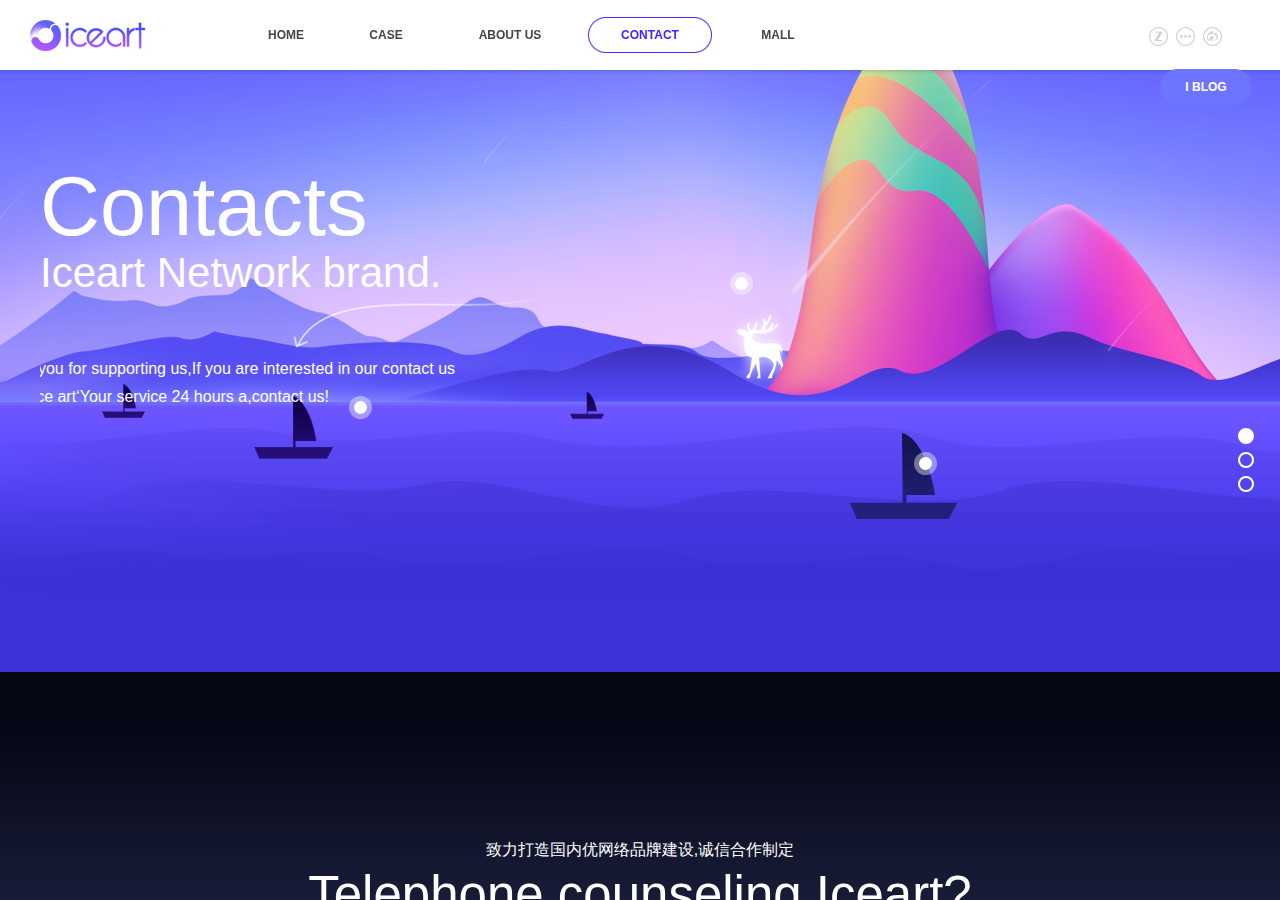
<file: iceart/contact/contact.html>
<!DOCTYPE html>
<html>
<head lang="en">
    <meta charset="UTF-8">
    <title>ICEART冰艺·国内优秀互联网品牌建设（联系我们）</title>
    <meta name="description" content="ICEART冰艺·国内知名互联网品牌建设（冰艺网络科技）" />
    <meta name="Keywords" content="ICEART,冰艺,互联网,品牌建设,网络科技" />
    <!--<link rel="shortcut icon" href="favicon.ico"  type="image/x-icon"/>-->
    <link rel="stylesheet" href="css/base.css"/>
    <link rel="stylesheet" href="css/contact.css"/>
    <script src="js/contact.js"></script>
</head>
<body>
<!--header B-->
<div class="header clearfix">
    <div class="logo fl">
        <h1><a href="#" title="ICEART冰艺">123</a></h1>
    </div>
    <ul class="nav fl" id="nav">
        <div class="nav-bg"  id="navbg">
            <div class="nav-bg-left"></div>
            <div class="nav-bg-center"></div>
            <div class="nav-bg-right"></div>
        </div>
        <li class="li1"><a href="../index.html">HOME</a></li>
        <li class="li2"><a href="../Case/iceartCaseTwo.html">CASE</a></li>
        <li class="li3"><a href="../AboutUs/indext.aboutUs.html">ABOUT US</a></li>
        <li class="li4"><a href="javascript:;">CONTACT</a></li>
        <li class="li5"><a href="../iceMall/iceMall.html">MALL</a></li>
    </ul>
    <div class="share fl" id="share">
        <div class="ico">
            <a href="#"><img src="images/i1_2.png" class="i"/></a>
        </div>
        <div class="ico ico-msg" id="icomsg">
            <img src="images/i2_2.png" class="i"/>
            <div class="wechat" id="wechat">
                <div class="center">
                    <img class="top" src="images/header_pointer.png">
                    <img class="code" src="images/wechat.jpg">
                    <p class="title">WeChat</p>
                    <p class="wechat-mun">ICEART2014</p>
                    <p class="title">Tencent</p>
                    <div class="btn"><a href="#">QQ</a></div>
                </div>
            </div>
        </div>
        <div class="ico">
            <a href="#"><img src="images/i3_2.png" class="i"/></a>
        </div>
    </div>
    <div class="blog fr">
        <a href="#">I BLOG</a>
    </div>
</div>
<!--header E-->

<!--main B-->
<div class="main" id="main">
    <div id="main-father">
        <div id="main-child1">
            <!--流星-->
            <div class="main-star">
                <img class="star star1" id="star1" src="images/star1.png">
                <img class="star star2" id="star2" src="images/star2.png">
                <img class="star star3" id="star3" src="images/star3.png">
                <img class="star star4" id="star4" src="images/star4.png">
                <img class="star star5" src="images/star5.png">
            </div>
            <!--山和鹿-->
            <div class="main-content">
                <img class="shan shan1" src="images/shan1.png">
                <img class="shan shan2" src="images/shan2.png">
                <div class="lu"></div>
                <img class="shan shan3" src="images/shan4.png">
                <img class="shan shan4" src="images/shan3.png">
            </div>
            <!--海浪和船和光点-->
            <div class="main-sea">
                <div class="shadow"></div>
                <img class="lang lang1" id="lang1" src="images/lang1.png">
                <img class="lang lang2" id="lang2" src="images/lang2.png">
                <img class="lang lang3" id="lang3" src="images/lang3.png">
                <div class="container">
                    <img class="chuan chuan1" id="chuan1" src="images/chuan1.png">
                    <img class="chuan chuan2" id="chuan2" src="images/chuan2.png">
                    <img class="chuan chuan3" id="chuan3" src="images/chuan3.png">
                    <img class="chuan chuan4" id="chuan4" src="images/chuan4.png">
                    <!--<div class="guang guang1" id="guang1">
                        <div class="guang-content"></div>
                        <div class="guang-pointer"></div>
                        <div class="guang-wechat" id="guang-wechat1">
                            <div class="center">
                                <img class="icon" src="images/chuan_logo.png">
                                <div class="infoss">
                                    <p class="titless">冰艺  我们一直向设计顶端航行</p>
                                    <p class="titleenss">We are sailing to the end of the world</p>
                                </div>
                            </div>
                        </div>
                    </div>-->
                    <div class="guang guang2" id="guang2">
                        <div class="guang-content"></div>
                        <div class="guang-pointer"></div>
                        <div class="guang-wechat" id="guang-wechat2">
                            <div class="center">
                                <img class="icon" src="images/chuan_logo.png">
                                <div class="infoss">
                                    <p class="titless">海航：致力推动互联网品牌发展</p>
                                    <p class="titleenss">Promote the development of Internet brand</p>
                                </div>
                            </div>
                        </div>
                    </div>
                    <div class="guang guang3" id="guang3">
                        <div class="guang-content"></div>
                        <div class="guang-pointer"></div>
                        <div class="guang-wechat" id="guang-wechat3">
                            <div class="center">
                                <img class="code" src="images/code.jpg">
                                <p class="title">WeChat</p>
                                <p class="wechat-mun">ICEART2014</p>
                                <p class="title">Tencent</p>
                                <a href="#"><div class="btn">QQ</div></a>
                                <div class="guang-share">
                                    <a href="#"><div class="share-btn share-btn1"><img src="images/weibo.png"></div></a>
                                    <a href="#"><div class="share-btn share-btn2"><img src="images/qq-weibo.png"></div></a>
                                    <a href="#"><div class="share-btn share-btn3"><img src="images/zbj.png"></div></a>
                                </div>
                            </div>
                        </div>
                    </div>
                </div>
            </div>
            <!--信息-->
            <div class="main-infos container">
                <div class="main-infos-content">
                    <p class="title1" id="title1">Contacts</p>
                    <p class="title2" id="title2">Iceart Network brand.</p>
                    <img class="pointer" src="images/6.png">
                    <div class="info" id="info">
                        <p>Thank you for supporting us,If you are interested in our contact us<br>iceart ice art‘Your service 24 hours a,contact us!</p>
                    </div>
                    <div class="btns" id="btns">
                        <a href="#"><div class="btn btn1">ONLINE QQ</div></a>
                        <a href="#"><div class="btn btn2">OUR MAILBOX</div></a>
                    </div>
                </div>
            </div>
            <!--guang1-->
            <div id="guang1">
                <div class="guang-content"></div>
                <div class="guang-pointer"></div>
                <div class="guang-wechat" id="guang-wechat1">
                    <div class="center">
                        <img class="icon" src="images/chuan_logo.png">
                        <div class="infoss">
                            <p class="titless">冰艺  我们一直向设计顶端航行</p>
                            <p class="titleenss">We are sailing to the end of the world</p>
                        </div>
                    </div>
                </div>
            </div>
        </div>
        <div id="main-child2">
            <div class="titles">
                <p class="title">致力打造国内优网络品牌建设,诚信合作制定</p>
                <p class="titleen">Telephone counseling Iceart?</p>
                <img src="images/photos.bmp" id="photos"/>
            </div>
            <div class="phone" id="ourPhone">
                <img class="phone-bg" src="images/phone.png">
                <img class="phone-content" src="images/phone2.png">
                <div class="phone-tel">
                    <p class="title">联系我们</p>
                    <p class="mun">183-1332-7175</p>
                </div>
                <img class="phone-pointer" src="images/pointer.png">
            </div>
        </div>
        <div id="main-child3">
            <img src="images/child3.bmp" id="child3pic"/>
            <div class="support" id="support">
                <div class="support-content">
                    <img class="logo" src="images/logo.png">
                    <p class="title">感谢你的支持</p>
                    <p class="titleen">Iceart thank you for your support.</p>
                    <img class="lines" src="images/lines.png">
                    <a href="#">
                        <div class="btns">
                            <div class="kuang"></div>
                            <p class="btn-title">MESSAGE</p>
                        </div>
                    </a>
                    <img id="close" class="close" src="images/close.png">
                </div>
            </div>
        </div>
    </div>
</div>
<!--main E-->

<!--滚动圆点 B-->
<div class="nav-indexs" id="nav-indexs">
    <div class="child on" id="yuan1"></div>
    <div class="child" id="yuan2"></div>
    <div class="child" id="yuan3"></div>
</div>
<!--滚动圆点 E-->
</body>
</html>
</file>
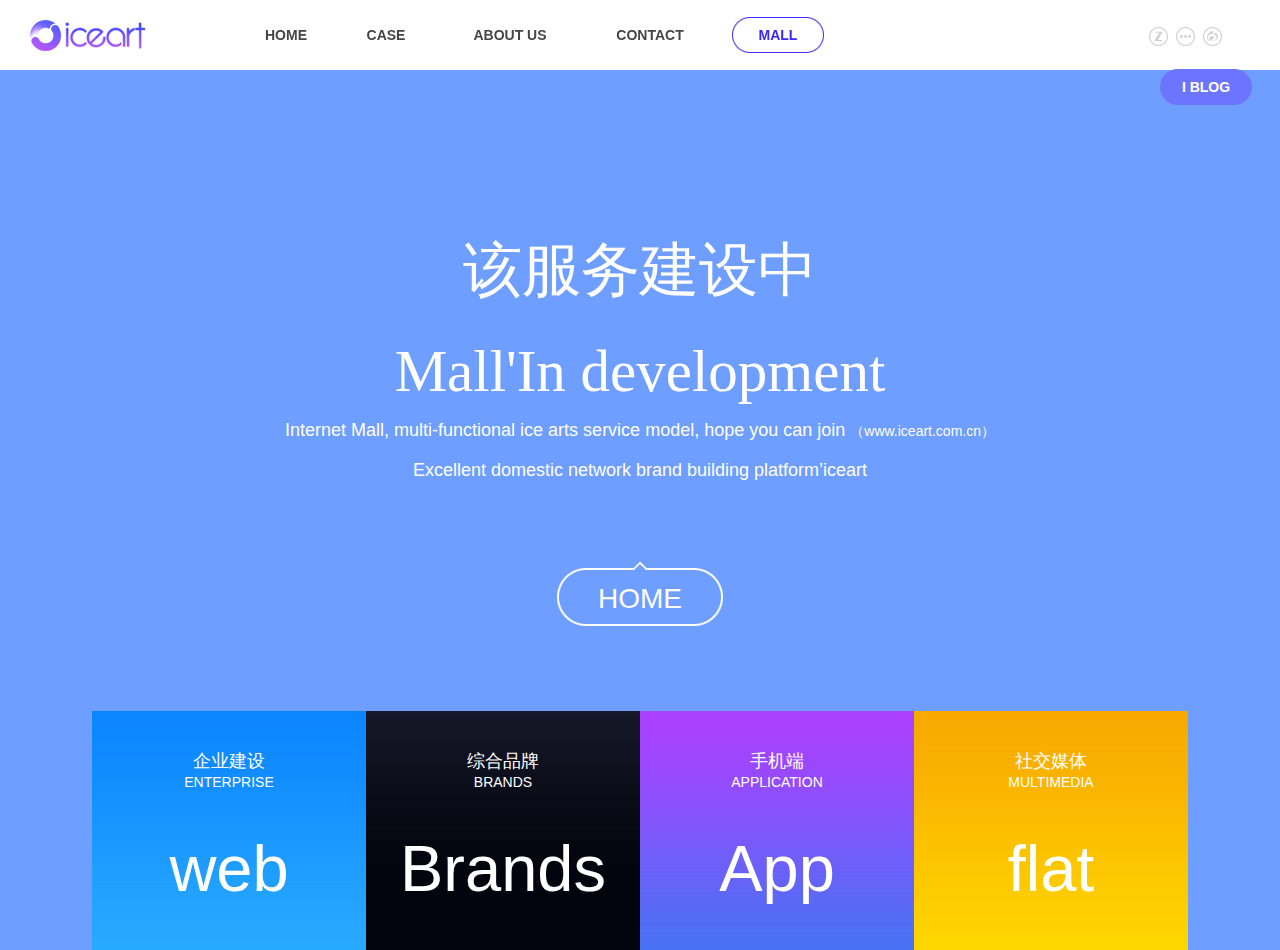
<file: iceart/iceMall/iceMall.html>
<!DOCTYPE html>
<html>
<head lang="en">
    <meta charset="UTF-8">
    <title></title>
    <link rel="stylesheet" href="css/base1.css"/>
    <link rel="stylesheet" href="css/base2.css"/>
    <link rel="stylesheet" href="css/mall.css"/>
    <link rel="stylesheet" href="css/contact.css"/>
</head>
<body>
<!--header B-->
<div class="header clearfix">
    <div class="logo fl">
        <h1><a href="#" title="ICEART冰艺">123</a></h1>
    </div>
    <ul class="nav fl" id="nav">
        <div class="nav-bg"  id="navbg">
            <div class="nav-bg-left"></div>
            <div class="nav-bg-center"></div>
            <div class="nav-bg-right"></div>
        </div>
        <li class="li1"><a href="../index.html">HOME</a></li>
        <li class="li2"><a href="../Case/iceartCaseTwo.html">CASE</a></li>
        <li class="li3"><a href="../AboutUs/indext.aboutUs.html">ABOUT US</a></li>
        <li class="li4"><a href="../contact/contact.html">CONTACT</a></li>
        <li class="li5"><a href="javascript:;">MALL</a></li>
    </ul>
    <div class="share fl" id="share">
        <div class="ico">
            <a href="#"><img src="imgs/i1_2.png" class="i"/></a>
        </div>
        <div class="ico ico-msg" id="icomsg">
            <img src="imgs/i2_2.png" class="i"/>
            <div class="wechat" id="wechat">
                <div class="center">
                    <img class="top" src="imgs/header_pointer.png">
                    <img class="code" src="imgs/wechat.jpg">
                    <p class="title">WeChat</p>
                    <p class="wechat-mun">ICEART2014</p>
                    <p class="title">Tencent</p>
                    <div class="btn"><a href="#">QQ</a></div>
                </div>
            </div>
        </div>
        <div class="ico">
            <a href="#"><img src="imgs/i3_2.png" class="i"/></a>
        </div>
    </div>
    <div class="blog fr">
        <a href="#">I BLOG</a>
    </div>
</div>
<!--header E-->

<!--mall B-->
<div class="mall">
    <div class="mall-content">
        <p class="titile">该服务建设中</p>
        <p class="titile">Mall'In development</p>
        <p class="explain">Internet Mall, multi-functional ice arts service model, hope you can join
            <a href="#">（www.iceart.com.cn）</a> <br/> Excellent domestic network brand building platform’iceart</p>
        <a href=""><div class="home"><p>HOME</p></div></a>
        <div class="mall-fass" id="mall-fass">
            <div class="mall-fass1 fl">
                <p class="title">企业建设</p>
                <p class="title-en">ENTERPRISE</p>
                <p class="title-en2">web</p>
            </div>
            <div class="mall-fass2 fl">
                <p class="title">综合品牌</p>
                <p class="title-en">BRANDS</p>
                <p class="title-en2">Brands</p>
            </div>
            <div class="mall-fass3 fl">
                <p class="title">手机端</p>
                <p class="title-en">APPLICATION</p>
                <p class="title-en2">App</p>
            </div>
            <div class="mall-fass4 fl">
                <p class="title">社交媒体</p>
                <p class="title-en">MULTIMEDIA</p>
                <p class="title-en2">flat</p>
            </div>
        </div>
    </div>
</div>
<!--mall E-->
<script src="js/contact.js"></script>
</body>
</html>
</file>
<file: iceart/css/base.css>
* {
    padding: 0;
    margin: 0;
}
body {
    font-family: "Microsoft YaHei" ,Helvetica Neue,Tahoma,Arial,"微软雅黑","宋体","黑体";
    font-size: 16px;
}
a {
    text-decoration: none;
    /*color:#fff;*/
}
img {
    border: none;
}
ul,li {
    list-style: none;
    list-style-type: none;
}
.fl {
    float: left;
}
.fr {
    float: right;
}
</file>
<file: iceart/css/index.css>
* {
    padding:0;
    margin: 0;
}
body , html {
    width: 100%;
}
#box {
    /*width: 100%;*/
    position: relative;
    overflow: hidden;
}

#inner {
    position: absolute;
    top:0;
    left:0;
}

#one {
    background: -webkit-gradient(linear, 0% 100%, 100% 0%, from(rgb(133, 85, 255)), to(rgb(64, 94, 245)));
    /*z-index: 100;*/
    position: relative;
    overflow: hidden;
}
#one .content {
    position: absolute;
    top: 0px;
    bottom: 0px;
    right: 0px;
    left: 0px;
    margin: auto;
    width: 512px;
    height: 512px;
    text-align: center;
    line-height: 512px;
    /*background-color: #ccc;*/
}
.logo-center , .center {
    position: absolute;
    top: 0px;
    bottom: 0px;
    right: 0px;
    left: 0px;
    margin: auto;

}
.logo-center {
    opacity: 0;
}
.centerA {
    animation: quan 2s ease-in-out;
}

@keyframes quan {
    0% { margin-top: -510px; }
    10% {margin-top:-410px;}
    20% {margin-top:-310px;}
    25% {margin-top: -210px}
    30% {margin-top: -110px;}
    /*35% {margin-top: 0px;}*/
    40% {margin-top: 0px}
    50% {margin-top:10px;}
    60%{margin-top:15px;}
    65% {margin-top:20px;}
    70%{margin-top:25px;}
    75%{margin-top:30px;}
    80%{margin-top:25px;}
    85%{margin-top:20px;}
    90%{margin-top:15px;}
    95%{margin-top:7px;}
    100% {margin-top: auto}
}

.content .shadow {
    position: absolute;
    right: 0;
    left: 0;
    margin: 0 auto;
    bottom: -60px;
    opacity: 0;
    /*transform: translateX(100px);*/
    /*animation: shadow 1s 1s;*/
}

/*222222*/
#two {
    display: block;
    overflow: hidden;
    /*background: url(".5./img/1.jpg") no-repeat center center;*/
}
#two .child-bg {
    position: absolute;
    top: 0px;
    left: 0px;
    right: 0px;
    bottom: 0px;
    margin: auto;
    background: no-repeat center center;
    background-size: cover;
}
#two .child-bg1 {
    z-index: 2;
    -webkit-animation: child-bg1 32s linear 0s infinite;
}
@keyframes child-bg1 {
    0% {
        transform: scale(1);
    }
    50% {
    transform: scale(1.1);
}
    100% {
    transform: scale(1);
}
}

#two .child-bg2 .imgs {
    position: absolute;
    bottom: 0px;
    left: 0px;
    right: 0px;
    top: 0px;
    width: 100%;
    height: 100%;
}
#two .child-bg2 .imgs .img {
    position: absolute;
    bottom: 0px;
    top: auto !important;
}
#two .child-bg2 .imgs .img2 {
    right: 0px;
    text-align: center;
    animation: Timg2 4s linear infinite;

}
#two .child-bg2 .imgs .img1 {
    left: 0px;
    animation: Timg1 4s linear infinite;
}
@keyframes Timg2 {
    0% {  transform: translateX(0px);  }
    10% {  transform: translateX(10px);  }
    20% {  transform: translateX(20px);  }
    30% {  transform: translateX(30px);  }
    40% {  transform: translateX(40px);  }
    50% {  transform: translateX(50px);  }
    60% {  transform: translateX(40px);  }
    70% {  transform: translateX(30px);  }
    80% {  transform: translateX(20px);  }
    90% {  transform: translateX(10px);  }
    100% {  transform: translateX(0px);  }
}
@keyframes Timg1 {
    0% {  transform: translateX(0px);  }
    10% {  transform: translateX(-10px);  }
    20% {  transform: translateX(-20px);  }
    30% {  transform: translateX(-30px);  }
    40% {  transform: translateX(-40px);  }
    50% {  transform: translateX(-50px);  }
    60% {  transform: translateX(-40px);  }
    70% {  transform: translateX(-30px);  }
    80% {  transform: translateX(-20px);  }
    90% {  transform: translateX(-10px);  }
    100% {  transform: translateX(0px);  }
}
#two .child-bg3 .logo {
    position: absolute;
    top: 0px;
    bottom: 0px;
    right: 0px;
    left: 0px;
    margin: auto;
    width: 553px;
    height: 553px;
}
#two .child-bg3 .logo .img {
    width: 100%;
    height: 100%;
    animation:child-bg3 10s linear 0s infinite;
}
@keyframes child-bg3 {
    0% {
        transform: scale(1);
    }
    50% {
        transform: scale(1.1);
    }
    100% {
        transform: scale(1);
    }
}
#two .child-bg4 .img {
    position: absolute;
    right: 0px;
    left: 0px;
    margin: 0 auto;
}
#two .child-bg4 .img1 {
    bottom: 0;
    animation: child-bg4 20s linear 0s infinite;
}
#two .child-bg4 .img2 {
    transform: translateX(21px);
    top: auto !important;
    bottom: 0px;
    text-align: center;
    width: 1590px;
}
@keyframes child-bg4 {
    0% { transform: translateX(0); }
    25% { transform: translateX(-10%); }
    50% { transform: translateX(0); }
    75% { transform: translateX(10%); }
    100% { transform: translateX(0); }
}
/*四个图标*/
#two .content {
    position: absolute;
    top: 0px;
    bottom: 0px;
    left: 0px;
    right: 0px;
    height: 182px;
    margin: auto 0;
    text-align: center;
    z-index: 200;
}
#two .content .child {
    cursor: pointer;
    position: relative;
    width: 270px;
    height: 182px;
    vertical-align: top;
    display: inline-block;
    top:-700px;
    opacity: 0;

}
/*#two .content .child.in {
    transform: translateY(0px);
    visibility: visible;
}*/
#two .content .child-icon {
    width: 65px;
    height: 65px;
    line-height: 65px;
    text-align: center;
    margin: 0 auto;
}
#two .content .child-icon img {
    vertical-align: middle;

 }
#two .content .child .child-title {
    line-height: 36px;
    padding: 16px 0;
    text-align: center;
    color: #fff;
    font-size: 26px;
    font-family: Arial, Helvetica, sans-serif;
}
#two .content .child .btn {
    transition-duration: .3s;
    color:#fff;
    font-size: 16px;
    font-family: Arial, Helvetica, sans-serif;
    cursor: pointer;
    width: 100px;
    height: 40px;
    line-height: 40px;
    text-align: center;
    margin: 0 auto;
    border: 2px solid #fff;
    border-radius: 44px;
    -webkit-border-radius: 44px;

}
#two .content .child .msg {
    transition-duration: .3s;
    opacity:0;
    transform:translateY(40px);
    visibility:hidden;
    position:absolute;
    top:206px;
    left:50%;
    width:400px;
    margin-left:-200px;
    text-align:center;
}
#two .content .child.in .btn {
    background: #fff;
    color: #000;
}
#two .content .child.in .msg {
    visibility:visible;
    transform:translateY(0px);
    opacity:1;
}
#two .content .child .title {
    line-height: 24px;
    color: #fff;
    font-size: 16px;
}
#two .content .child .title-en{
    line-height: 24px;
    color: #fff;
    font-size: 16px;
    font-family: Arial, Helvetica, sans-serif;
}
/*第三个页面*/
#three {
    /*background-color: #eeaadd;*/
    background: no-repeat center center;
    background-size: cover;
    position: relative;
}
/*第三个页面中的aboutus*/
#three .content .m-title {
    line-height: 72px;
    font-size: 64px;
    font-family: Arial, Helvetica, sans-serif;
    text-align: center;
    color: #fff;
    padding-bottom: 108px;
    opacity: 0;
}

#three .m-content {
    position: relative;
    margin: 0 auto;
    width: 318px;
    height: 178px;
}
#three .m-content .child{
    position:absolute;
    top: 0px;
    left: 0px;
    right: 0px;
    bottom: 0px;
    /*opacity: 0;*/
    width: 381px;
    height: 178px;
}
#three .m-content .child1 {
    transform: rotate(0) translateX(0);
    /*transform-origin:350% 350%;*/
    animation: threeChild1 8s infinite;
}
#three .m-content .child2 {
    transform: rotate(0deg) translateX(0);
    animation: threeChild1 8s  4s infinite;

}
#three .star {
    position: absolute;
    opacity: 0.3;
    width: 100%;
    height: 100%;
}
.container{
    position: absolute;
    width: 100%;
    height: 100%;
}
#three .m-content .img {
    position: absolute;
    left: 0px;
    top: 0px;
    bottom: 0px;
    right: 0px;
    margin: auto;
}
.m-content .pointer {
    position: absolute;
    height: 22px;
    line-height: 22px;
}
.m-content .pointer1 {
    top:15px;
    left:245px;
    width: 214px;
}
.m-content .pointer .ico {
    position: absolute;
    top:0;
    bottom: 0;
    margin: auto 0;
}
.m-content .pointer-right .ico {
    left: 0;
}
.m-content .pointer-left .ico {
    right: 0;
}
.m-content .pointer .sub {
    position: absolute;
    top:0;
    bottom: 0;
    margin: auto 0;
    height: 1px;
    background: #898a91;
}
.m-content .pointer-right .sub {
    left: 10px;
    right: 54px;
}
.m-content .pointer-left .sub {
    right: 10px;
    left:54px;
}
.m-content .pointer .p-title {
    width: 54px;
    text-align: center;
    position: absolute;
    top: 0;
    bottom: 0;
    margin: auto 0;
    height:22px;
    font-size: 12px;
    line-height: 22px;
    color: #fff;
}
.m-content .pointer-right .p-title {
    right: 0;
}
.m-content .pointer-left .p-title {
    left: 0;
}
.m-content .pointer2 {
    top:42px;
    left:245px;
    width: 378px;
}
.m-content .pointer2 .sub {
    right: 64px;
}
.m-content .pointer3 {
    top:126px;
    left:316px;
    width: 208px;
}
.m-content .pointer4 {
    top:24px;
    right:210px;
    width:245px;
}
.m-content .pointer5 {
    top:75px;
    right: 295px;
    width: 314px;
}
.m-content .pointer5 .sub {
    left: 74px;
}

.m-content .child2 {
    opacity: 0;
    /*先隐藏起来吧*/
}
.m-content .child2 img {
    position: absolute;
    width: 960px;
    height: 252px;
    left: 50%;
    top: 50%;
    margin: -126px 0 0 -480px;
}
.m-info {
    position: relative;
    height: 72px;
    line-height: 24px;
    color: #fff;
    margin: 50px 0 90px 0;
    text-align: center;
    font-size: 14px;
}
.m-info .info {
    position: absolute;
    top:0;
    left: 0;
    right: 0;
    bottom: 0;
}
.m-info .info1 {
    transform: rotate(0) translateX(0);
    animation: threeChild1 8s .5s infinite;
}
.m-info .info2 {
    transform: rotate(0) translateX(0);
    animation: threeChild1 8s 4.5s infinite;
    opacity: 0;
}
@keyframes threeChild1 {
    0% {
        transform: rotate(0) translateX(0);
        opacity: 1;
    }
    25% {
        transform: rotate(-20deg) translateX(-400px);
        opacity: 0;
    }
    75% {
        transform: rotate(20deg) translateX(400px);
        opacity: 0;
    }
    100% {
        transform: rotate(0) translateX(0);
        opacity: 1;
    }
}

/*向下的三角*/
.main-index {
    width: 46px;
    height: 46px;
    position: fixed;
    bottom: 100px;
    left: 0;
    right: 0;
    margin: auto;
    background: url(../img/quan.png) no-repeat center center;
    background-size: 46px 46px;
    /*background-color: #f00;*/
    cursor: pointer;
    text-align: center;
    line-height:46px;
    opacity: 1;
    animation: fadeT 5s  infinite;
}
@keyframes fadeT {
    0%   { opacity: 1;}
    15%  { opacity: .7;}
    30%  { opacity: .4;}
    50%  { opacity: 0;}
    70%  { opacity: 0.4;}
    85%  { opacity: 0.7;}
    100%  { opacity: 1;}
}
.main-index .pointer {
    position: absolute;
    top: 4px;
    bottom: 0px;
    right: 0px;
    left: 0px;
    margin: auto;
    z-index: 1;
    width: 14px;
    height: 9px;
    background: url(../img/pointer.png) no-repeat center center;
}
/*右边的三个小圆点*/
.nav-index {
    position: fixed;
    top: 0px;
    bottom: 0px;
    margin: auto 0;
    right: 2%;
    z-index: 5;
    width: 16px;
    height: 44px;
    z-index:400;
    /*background-color: #f00;*/
}
.nav-index .child {
    border: 2px solid #fff;
    width: 12px;
    height: 12px;
    border-radius: 16px;
    -webkit-border-radius: 16px;
    cursor: pointer;
    margin-bottom: 8px;
}
.nav-index .col {
    width: 100%;
    height: 100%;
    border-radius: 50%;
    background-color: #fff;
    opacity: 1;
}
/*导航栏*/
.header{
    /*width: 100%;*/
    height: 70px;
    background-color: rgba(0,0,0,.4);
    position: fixed;
    top: -80px;
    left: 0;
    right: 0;
    z-index: 300;
    box-shadow: 0 1px 4px rgba(0,0,0,0.2);/*阴影效果*/
}

.header .logo{
    width: 210px;
    height: 50px;
    margin-left: 30px;
    padding-top: 20px;
}

.logo a{
    position: absolute;
    top:20px;
    left:20px;
    width: 116px;
    height: 31px;
    text-indent: -1000em;
    background: url("../img/logo.png") no-repeat;
}

.nav{
    position: relative;
    width: 905px;
    height: 36px;
    line-height: 36px;
    text-align: center;
    margin: 17px 0;
}
.nav-bg{
    width: 92px;
    position: absolute;
    top: 0px;
    left: 0px;
    bottom: 0px;
    /*list-style-type: none;*/
}
.nav-bg-left{
    width: 17px;
    height: 36px;
    background: url("../img/left-nav.png") no-repeat center center;
    position: absolute;
    top: 0px;
    bottom: 0px;
    left: 0px;
    margin: auto 0;
    z-index: 300;

}
.nav-bg-center{
    border-top: 1px solid #fff;
    border-bottom: 1px solid #fff;
    position: absolute;
    top: 0px;
    bottom: 0px;
    left: 17px;
    right: 17px;
}
.nav-bg-right{
    width: 17px;
    height: 36px;
    background: url("../img/right-nav.png") no-repeat center center;
    position: absolute;
    top: 0px;
    bottom: 0px;
    right: 0px;
    margin: auto 0;
    z-index: 300;
}

.nav li{
    float: left;
    font-size: 12px;
    font-weight: bold;
    position: relative;
    z-index: 9999;

}
.nav .li1{
    margin-right: 8px;
    width: 92px;
}
.nav .li2{
    margin-right: 16px;
    width: 92px;
}
.nav .li3{
    margin-right: 16px;
    width: 124px;
}
.nav .li4{
    margin-right: 20px;
    width: 124px;
}
.nav .li5{
    width: 92px;
}
.nav li a{
    display: block;
    color: #8ebfc2;
}
/*.nav li a:hover {
    color: #fff;
}*/

.share{
    position: relative;
    width: 81px;
    height: 34px;
    line-height: 34px;
    margin-top: 18px;
    /*text-align: right;*/
    /*margin: auto 0;*/
    /*overflow: hidden;*/

}
.share .ico{
    margin-left: 4px;
    margin-right: 4px;
    float: left;
}
.share .ico img{
    cursor: pointer;
    vertical-align: middle;
}

.wechat{
    opacity: 0;
    /*visibility: hidden;*/
    display: none;
    position: absolute;
    top: 11px;
    right: -30px;
    width: 150px;
    background: #fff;
    text-align: left;

}
.center{
    padding: 14px;
}


.wechat .top{
    position: absolute;
    top: -18px;
    left: 0px;
    right: 0px;
}

.wechat .code{
    max-width: 100%;
    vertical-align: middle;
}
.wechat .title{
    padding-top: 12px;
    line-height: 14px;
    font-size: 12px;
    font-weight: bold;
    color: #ACACAC;
    font-family: Arial, Helvetica, sans-serif;
}
.wechat .wechat-mun{
    padding-bottom: 9px;
    line-height: 18px;
    color: #707070;
    font-size: 14px;
    font-weight: bold;
    font-family: Arial, Helvetica, sans-serif;
}
.wechat .btn{
    background: #6b7afc;
    margin-top: 4px;
    text-align: center;
    height: 33px;
    line-height: 33px;
    font-size: 14px;
    font-weight: bold;
    font-family: Arial, Helvetica, sans-serif;
    border-radius: 33px;
}
.wechat .btn a{
    color: #ffffff;
}


.blog{
    width: 92px;
    height: 36px;
    line-height: 36px;
    background-color: #6d74ff;
    border-radius: 36px;
    text-align: center;
    font-size: 12px;
    font-weight: bold;
    /*margin: 17px 28px 17px 20px;*/
    font-family: Arial, Helvetica, sans-serif;
    position: relative;
    top: 17px;
    right: 28px;
    z-index: 99999;
}
.blog a{
    display: block;
    color: #ffffff;
}
</file>
<file: iceart/img/index.css>
/* ::::: http://www.iceart.com.cn/Public/css/base.css ::::: */

html, body { background: rgb(232, 234, 240) none repeat scroll 0% 0%; margin: 0px; font-size: 14px; padding: 0px; font-family: "Microsoft YaHei",Helvetica Neue,Tahoma,Arial,"微软雅黑","宋体","黑体"; }
body { min-width: 1100px; }
img { border: 0px none; }
ul, li, p { margin: 0px; padding: 0px; }
a { text-decoration: none; }
ul, li { list-style-type: none; }
.header { position: fixed; top: 0px; left: 0px; height: 70px; line-height: 70px; width: 100%; z-index: 10; }
.header .header-bg { position: absolute; top: 0px; left: 0px; height: 100%; width: 100%; background: rgb(0, 0, 0) none repeat scroll 0% 0%; opacity: 0.1; }
.header .logo { position: absolute; top: 0px; bottom: 0px; left: 30px; margin: auto 0px; width: 116px; height: 31px; }
.header .nav { position: absolute; top: 0px; bottom: 0px; left: 240px; margin: auto 0px; height: 36px; line-height: 36px; text-align: center; width: 700px; }
.header .nav::after { content: "020"; display: block; height: 0px; clear: both; visibility: hidden; }
.header .nav .nav-bg { transition-duration: 0.3s; position: absolute; top: 0px; left: 0px; bottom: 0px; }
.header .nav .nav-bg .nav-bg-left { position: absolute; top: 0px; bottom: 0px; left: 0px; margin: auto 0px; }
.header .nav .nav-bg .nav-bg-right { position: absolute; top: 0px; bottom: 0px; right: 0px; margin: auto 0px; }
.header .nav .nav-bg .nav-bg-center { position: absolute; top: 0px; bottom: 0px; left: 17px; right: 17px; border-top: 1px solid rgb(255, 255, 255); border-bottom: 1px solid rgb(255, 255, 255); }
.header .nav li { position: relative; cursor: pointer; float: left; text-align: center; color: rgb(255, 255, 255); font-size: 12px; font-weight: bold; }
.header .nav .li1 { margin-right: 8px; width: 92px; }
.header .nav .li2 { margin-right: 16px; width: 92px; }
.header .nav .li3 { margin-right: 16px; width: 124px; }
.header .nav .li4 { margin-right: 20px; width: 124px; }
.header .nav .li5 { width: 92px; }
.header .blog { font-family: Arial,Helvetica,sans-serif; transition-duration: 0.3s; cursor: pointer; position: absolute; top: 0px; bottom: 0px; right: 28px; margin: auto 0px; color: rgb(255, 255, 255); width: 92px; text-align: center; background: transparent url('nav-quan2.png') no-repeat scroll center center / 90px 34px; font-size: 12px; font-weight: bold; height: 36px; line-height: 36px; border-radius: 36px; }
.header .blog:hover { background: rgb(255, 255, 255) none repeat scroll 0% 0%; color: rgb(0, 0, 0); }
.header .share { position: absolute; top: 0px; bottom: 0px; right: 140px; margin: auto 0px; height: 34px; line-height: 34px; text-align: right; }
.header .share .icon { display: inline-block; }
.header .share .icon .i { cursor: pointer; vertical-align: middle; margin: 0px 4px; transition-duration: 0.3s; }
.header .share .icon .i:hover { transform: rotate(360deg); }
.header .share .wechat { transition-duration: 0.3s; opacity: 0; transform: translateY(-40px); visibility: hidden; position: absolute; top: 51px; right: -30px; width: 150px; background: rgb(255, 255, 255) none repeat scroll 0% 0%; text-align: left; box-shadow: 0px 1px 6px rgba(0, 0, 0, 0.2); }
.header .share .wechat .center { padding: 14px; }
.header .share .wechat .code { max-width: 100%; vertical-align: middle; }
.header .share .wechat .title { padding-top: 12px; line-height: 14px; font-size: 12px; font-weight: bold; color: rgb(172, 172, 172); font-family: Arial,Helvetica,sans-serif; }
.header .share .wechat .wechat-mun { padding-bottom: 9px; line-height: 18px; color: rgb(112, 112, 112); font-size: 14px; font-weight: bold; font-family: Arial,Helvetica,sans-serif; }
.header .share .wechat .top { position: absolute; top: -18px; left: 0px; right: 0px; margin: 0px auto; }
.header .share .wechat .btn { background: rgb(107, 122, 252) none repeat scroll 0% 0%; margin-top: 4px; text-align: center; height: 33px; line-height: 33px; color: rgb(255, 255, 255); font-size: 14px; font-weight: bold; font-family: Arial,Helvetica,sans-serif; border-radius: 33px; }
.header .share .icon-msg:hover .wechat { visibility: visible; transform: translateY(0px); opacity: 1; }
.header .share .wechat .btn:hover { background: rgb(59, 72, 130) none repeat scroll 0% 0%; transition-duration: 0.3s; }
.loading { background: rgb(236, 239, 248) none repeat scroll 0% 0%; position: fixed; top: 0px; bottom: 0px; right: 0px; left: 0px; margin: auto; z-index: 20; }
.loading img { position: absolute; top: 0px; bottom: 0px; right: 0px; left: 0px; margin: auto; }
.header.in { animation: 1s cubic-bezier(0.62, -0.14, 0.6, 1.45) 1.4s normal both 1 running header-in; }
.nav-indexs.in { animation: 1s cubic-bezier(0.62, -0.14, 0.6, 1.45) 1.4s normal both 1 running nav-indexs-in; }
.loading.out { animation: 0.5s cubic-bezier(0, -0.14, 0.6, 1.45) 0s normal both 1 running loading-out; }
/* ::::: http://www.iceart.com.cn/Public/css/index.css ::::: */

.main { position: relative; overflow: hidden; }
.main .main-move { position: absolute; top: 0px; left: 0px; right: 0px; transition: all 500ms cubic-bezier(1, -0.02, 0.25, 1.07) 0s !important; }
.main .main-child { position: relative; overflow: hidden; background: transparent none no-repeat scroll center center / cover ; }
.main .main-child1 .content { position: absolute; top: 0px; bottom: 0px; right: 0px; left: 0px; margin: auto; width: 512px; height: 512px; text-align: center; line-height: 512px; }
.main .main-child1 .content .center { position: absolute; top: 0px; bottom: 0px; right: 0px; left: 0px; margin: auto; }
.main .main-child1 .content .logo-center { position: absolute; top: 0px; bottom: 0px; right: 0px; left: 0px; margin: auto; }
.main .main-child1 .content .shadow { position: absolute; bottom: -60px; left: 0px; right: 0px; margin: 0px auto; }
.main .main-child2 .child-bg { position: absolute; top: 0px; left: 0px; right: 0px; bottom: 0px; margin: auto; background: transparent none no-repeat scroll center center / cover ; }
.main .main-child2 .child-bg2 .imgs { position: absolute; bottom: 0px; left: 0px; right: 0px; top: 0px; width: 100%; height: 100%; }
.main .main-child2 .child-bg2 .imgs .img { position: absolute; bottom: 0px; top: auto !important; }
.main .main-child2 .child-bg2 .imgs .img1 { left: 0px; }
.main .main-child2 .child-bg2 .imgs .img2 { right: 0px; text-align: center; }
.main .main-child2 .child-bg3 .logo { position: absolute; top: 0px; bottom: 0px; right: 0px; left: 0px; margin: auto; width: 553px; height: 553px; }
.main .main-child2 .child-bg4 .img { position: absolute; right: 0px; left: 0px; margin: 0px auto; }
.main .main-child2 .child-bg4 ul { height: 100%; width: 100%; }
.main .main-child2 .child-bg4 .img1 { bottom: 0px; }
.main .main-child2 .child-bg4 .img2 { top: auto !important; bottom: 0px; text-align: center; width: 1590px; }
.main .main-child2 .content { position: absolute; top: 0px; bottom: 0px; left: 0px; right: 0px; height: 182px; margin: auto 0px; text-align: center; z-index: 2; }
.main .main-child2 .content .child { cursor: pointer; position: relative; width: 270px; height: 182px; vertical-align: top; display: inline-block; }
.main .main-child2 .content .child .child-icon { width: 65px; height: 65px; line-height: 65px; text-align: center; margin: 0px auto; }
.main .main-child2 .content .child .child-icon img { vertical-align: middle; }
.main .main-child2 .content .child .child-title { line-height: 36px; padding: 16px 0px; text-align: center; color: rgb(255, 255, 255); font-size: 26px; font-family: Arial,Helvetica,sans-serif; }
.main .main-child2 .content .child .btn { transition-duration: 0.3s; color: rgb(255, 255, 255); font-size: 16px; font-family: Arial,Helvetica,sans-serif; cursor: pointer; width: 100px; height: 40px; line-height: 40px; text-align: center; margin: 0px auto; border: 2px solid rgb(255, 255, 255); border-radius: 44px; }
.main .main-child2 .content .child .msg { transition-duration: 0.3s; opacity: 0; transform: translateY(40px); visibility: hidden; position: absolute; top: 206px; left: 50%; width: 400px; margin-left: -200px; text-align: center; }
.main .main-child2 .content .child .msg .title { line-height: 24px; color: rgb(255, 255, 255); font-size: 16px; }
.main .main-child2 .content .child .msg .title-en { line-height: 24px; color: rgb(255, 255, 255); font-size: 16px; font-family: Arial,Helvetica,sans-serif; }
.main .main-child2 .content .child.in .btn { background: rgb(255, 255, 255) none repeat scroll 0% 0%; color: rgb(0, 0, 0); }
.main .main-child2 .content .child.in .msg { visibility: visible; transform: translateY(0px); opacity: 1; }
.main .main-child3 { background: transparent none no-repeat scroll center center / cover ; }
.main .main-child3 .stars { position: absolute; top: 0px; bottom: 0%; left: 0px; right: 0px; margin: auto; }
.main .main-child3 .content { position: absolute; top: 0px; bottom: 0px; right: 0px; left: 0px; margin: auto; width: 940px; height: 646px; z-index: 1; }
.main .main-child3 .content .m-title { line-height: 72px; font-size: 64px; font-family: Arial,Helvetica,sans-serif; text-align: center; color: rgb(255, 255, 255); padding-bottom: 108px; }
.main .main-child3 .content .m-info { position: relative; height: 72px; line-height: 24px; color: rgb(255, 255, 255); margin: 50px 0px 90px; text-align: center; font-size: 14px; }
.main .main-child3 .content .m-info .info { position: absolute; top: 0px; left: 0px; right: 0px; bottom: 0px; }
.main .main-child3 .content .m-btn { background: transparent url('b1.png') no-repeat scroll center center; cursor: pointer; transition-duration: 0.3s; margin: 0px auto; width: 166px; height: 65px; line-height: 65px; }
.main .main-child3 .content .m-btn:hover { background-image: url('b2.png'); }
.main .main-child3 .m-content { position: relative; margin: 0px auto; width: 381px; height: 178px; }
.main .main-child3 .m-content .child { position: absolute; top: 0px; left: 0px; right: 0px; bottom: 0px; opacity: 0; width: 381px; height: 178px; }
.main .main-child3 .m-content .child.child2 .img { width: 960px; height: 252px; left: 50%; top: 50%; margin: -126px 0px 0px -480px; }
.main .main-child3 .content .img { position: absolute; left: 0px; top: 0px; bottom: 0px; right: 0px; margin: auto; }
.main .main-child3 .content .pointer { position: absolute; height: 22px; line-height: 22px; }
.main .main-child3 .content .pointer .icon { position: absolute; top: 0px; bottom: 0px; margin: auto 0px; }
.main .main-child3 .content .pointer .sub { position: absolute; top: 0px; bottom: 0px; margin: auto 0px; height: 1px; background: rgb(137, 138, 145) none repeat scroll 0% 0%; }
.main .main-child3 .content .pointer .p-title { width: 54px; text-align: center; position: absolute; top: 0px; bottom: 0px; margin: auto 0px; height: 22px; line-height: 22px; font-size: 12px; color: rgb(255, 255, 255); }
.main .main-child3 .content .pointer-left .icon { right: 0px; }
.main .main-child3 .content .pointer-left .sub { right: 10px; left: 54px; }
.main .main-child3 .content .pointer-left .p-title { left: 0px; }
.main .main-child3 .content .pointer-right .icon { left: 0px; }
.main .main-child3 .content .pointer-right .sub { left: 10px; right: 54px; }
.main .main-child3 .content .pointer-right .p-title { right: 0px; }
.main .main-child3 .content .pointer1 { top: 15px; left: 245px; width: 214px; }
.main .main-child3 .content .pointer2 { top: 42px; left: 245px; width: 378px; }
.main .main-child3 .content .pointer2 .sub { right: 64px; }
.main .main-child3 .content .pointer2 .p-title { width: 64px; }
.main .main-child3 .content .pointer3 { top: 126px; left: 316px; width: 208px; }
.main .main-child3 .content .pointer4 { top: 24px; right: 246px; width: 254px; }
.main .main-child3 .content .pointer5 { top: 75px; right: 354px; width: 314px; }
.main .main-child3 .content .pointer5 .sub { left: 74px; }
.main .main-child3 .content .pointer5 .p-title { width: 74px; }
.main-index { transition-duration: 1s; opacity: 0; cursor: pointer; position: fixed; bottom: 100px; left: 0px; right: 0px; margin: 0px auto; width: 46px; height: 46px; line-height: 46px; text-align: center; border-radius: 46px; background: transparent url('quan.png') no-repeat scroll center center / 46px 46px; }
.main-index { animation: 8s cubic-bezier(0.62, -0.14, 0.6, 1.45) 0s normal none infinite running main-index; }
.main-index .pointer { transition-duration: 0.3s; position: absolute; top: 4px; bottom: 0px; right: 0px; left: 0px; margin: auto; z-index: 1; width: 14px; height: 9px; background: transparent url('pointer.png') no-repeat scroll center center; }
.main-index .bg { transition-duration: 0.3s; position: absolute; top: 0px; right: 0px; left: 0px; bottom: 0px; margin: auto; background: rgb(255, 255, 255) none repeat scroll 0% 0%; border-radius: 44px; opacity: 0; transform: scale(0); }
.main-index.in { opacity: 1; }
.nav-indexs { position: fixed; top: 0px; bottom: 0px; margin: auto 0px; right: 2%; z-index: 5; width: 16px; height: 44px; }
.nav-indexs .child { transition-duration: 0.3s; border: 2px solid rgb(255, 255, 255); width: 12px; height: 12px; border-radius: 16px; cursor: pointer; margin-bottom: 8px; }
.nav-indexs .child.on { background: rgb(255, 255, 255) none repeat scroll 0% 0%; }
/* ::::: http://www.iceart.com.cn/Public/css/indexAn.css ::::: */

.main .main-child2 .child-bg1 { animation: 32s linear 0s normal none infinite running main-child2; }
.main .main-child2 .child-bg.out { opacity: 0; transition-duration: 0.6s; }
.main .main-child2 .child-bg.in { opacity: 1; transition-duration: 0.3s; }
.main .main-child2 .child-bg4 .img1 { animation: 20s linear 0s normal none infinite running child-bg4; }
.main .main-child2.in .content .child:nth-child(1) { animation: 1s cubic-bezier(0.35, -0.1, 0.68, 1.1) 0s normal both 1 running main-child2-child; }
.main .main-child2.in .content .child:nth-child(2) { animation: 1s cubic-bezier(0.35, -0.1, 0.68, 1.1) 0.2s normal both 1 running main-child2-child; }
.main .main-child2.in .content .child:nth-child(3) { animation: 1s cubic-bezier(0.35, -0.1, 0.68, 1.1) 0.4s normal both 1 running main-child2-child; }
.main .main-child2.in .content .child:nth-child(4) { animation: 1s cubic-bezier(0.35, -0.1, 0.68, 1.1) 0.6s normal both 1 running main-child2-child; }
.main .main-child3 .child.in { transition-duration: 2s; opacity: 1; transform: rotate(0deg) translateX(0px); }
.main .main-child3 .m-info .info.in { transition-duration: 2s; opacity: 1; transform: rotate(0deg) translateX(0px); }
.main .main-child3 .child.in .img { animation: 1s linear 0.4s normal both 1 running main-child3-img; }
.main .main-child3 .left-in { transition-duration: 2s; transform: rotate(10deg) translateX(200%); opacity: 0; }
</file>
<file: iceart/AboutUs/css/base.css>
a, address, b, big, blockquote,input, body,button, center, cite, code, dd, del, div, dl, dt, em, fieldset, font, form, h1, h2, h3, h4, h5, h6, html, i, iframe, img, ins, label, legend, li, ol, p, pre, small, span, strong, u, ul, var {
    margin: 0;
    padding: 0
}

article, aside, details, figcaption, figure, footer, header,  main, nav, section, summary {
    display: block
}

hr {
    -moz-box-sizing: content-box;
    box-sizing: content-box;
    height: 0
}

button, html input[type=button], input[type=submit] {
    -webkit-apperance: button;
    cursor: pointer
}

button[disabled], html input[disabled] {
    cursor: default
}

ol, ul {
    list-style: none
}

img {
    border: 0;
    vertical-align: middle
}

em, i, u {
    font-style: normal
}

.fl {
    float: left
}

.fr {
    float: right
}

.al {
    text-align: left
}

.ac {
    text-align: center
}

.ar {
    text-align: right
}

.hide {
    display: none
}

.clear, .clr {
    display: block;
    overflow: hidden;
    clear: both;
    height: 0;
    line-height: 0;
    font-size: 0
}

.clearfix:after {
    content: ".";
    display: block;
    height: 0;
    clear: both;
    visibility: hidden
}

.clearfix {
    *zoom: 1
}

.dorpdown {
    position: relative
}

.dorpdown-layer {
    display: none;
    position: absolute
}

.dorpdown:hover .dorpdown-layer, .hover .dorpdown-layer {
    display: block
}

.cw-icon {
    position: relative;
    cursor: default;
    zoom: 1
}

.cw-icon .i, .cw-icon i {
    display: block;
    position: absolute;
    overflow: hidden
}

.w {
    width: 1210px;
    margin: 0 auto
}

.root61 .w {
    width: 1210px
}

body {
    font: 12px/150% Arial, Verdana, "\5b8b\4f53";
    color: #666;
    background: #fff
}

a {
    color: #666;
    text-decoration: none
}
</file>
<file: iceart/AboutUs/css/indext.css>
/*header B*/
body {
    height: 2000px;
}

.header {
    height: 70px;
    width: 100%;
    line-height: 70px;
    z-index: 5;
    background-color: #fff;
    position: fixed;
    top: 0;
    left: 0
}
/*.header-bg {
    height: 100%;
    background-color: #fff;
    opacity: 1;
}*/

.logo{
    width: 210px;
    height: 50px;
    margin-left: 30px;
    padding-top: 20px;
}

.logo a{
    display: block;
    width: 116px;
    height: 31px;
    text-indent: -1000em;
    background: url("../images/logo2.png") no-repeat;
}
.nav{
    position: relative;
    width: 905px;
    height: 36px;
    line-height: 36px;
    text-align: center;
    margin: 17px 0;
}
.nav-bg{
    width: 124px;
    position: absolute;
    top: 0px;
    left: 208px;
    bottom: 0px;
    /*list-style-type: none;*/
}
.nav-bg-left{
    width: 17px;
    height: 36px;
    background: url("../images/left-nav2.png") no-repeat center center;
    position: absolute;
    top: 0px;
    bottom: 0px;
    left: 0px;
    margin: auto 0;

}
.nav-bg-center{
    border-top: 1px solid #402dff;
    border-bottom: 1px solid #402dff;
    position: absolute;
    top: 0px;
    bottom: 0px;
    left: 17px;
    right: 17px;
}
.nav-bg-right{
    width: 17px;
    height: 36px;
    background: url("../images/right-nav2.png") no-repeat center center;
    position: absolute;
    top: 0px;
    bottom: 0px;
    right: 0px;
    margin: auto 0;
}

.nav li{
    float: left;
    font-size: 12px;
    font-weight: bold;
    position: relative;
    z-index: 9999;
}
.nav .li1{
    margin-right: 8px;
    width: 92px;
}
.nav .li2{
    margin-right: 16px;
    width: 92px;
}
.nav .li3{
    margin-right: 16px;
    width: 124px;
}
.nav .li4{
    margin-right: 20px;
    width: 124px;
}
.nav .li5{
    width: 92px;
}
.nav li a{
    display: block;
    color: #454545;
}
/*.nav li a:hover {
    color: #3B27FF;
}*/

.share{
    position: relative;
    width: 81px;
    height: 34px;
    line-height: 34px;
    margin-top: 18px;
    /*text-align: right;*/
    /*margin: auto 0;*/
    /*overflow: hidden;*/

}
.share .ico{
    margin-left: 4px;
    margin-right: 4px;
    float: left;
}
.share .ico img{
    cursor: pointer;
    vertical-align: middle;
}

.wechat{
    opacity: 0;
    /*visibility: hidden;*/
    display: none;
    position: absolute;
    top: 11px;
    right: -30px;
    width: 150px;
    background: #fff;
    text-align: left;

}
.center{
    padding: 14px;
}


.wechat .top{
    position: absolute;
    top: -18px;
    left: 0px;
    right: 0px;
}

.wechat .code{
    max-width: 100%;
    vertical-align: middle;
}
.wechat .title{
    padding-top: 12px;
    line-height: 14px;
    font-size: 12px;
    font-weight: bold;
    color: #ACACAC;
    font-family: Arial, Helvetica, sans-serif;
}
.wechat .wechat-mun{
    padding-bottom: 9px;
    line-height: 18px;
    color: #707070;
    font-size: 14px;
    font-weight: bold;
    font-family: Arial, Helvetica, sans-serif;
}
.wechat .btn{
    background: #6b7afc;
    margin-top: 4px;
    text-align: center;
    height: 33px;
    line-height: 33px;
    font-size: 14px;
    font-weight: bold;
    font-family: Arial, Helvetica, sans-serif;
    border-radius: 33px;
}
.wechat .btn a{
    color: #ffffff;
}


.blog{
    width: 92px;
    height: 36px;
    line-height: 36px;
    background-color: #6d74ff;
    border-radius: 36px;
    text-align: center;
    font-size: 12px;
    font-weight: bold;
    /*margin: 17px 28px 17px 20px;*/
    font-family: Arial, Helvetica, sans-serif;
    position: relative;
    top: 17px;
    right: 28px;
    z-index: 99999;
}
.blog a{
    display: block;
    color: #ffffff;
}

/*header E*/
/*banner B*/
.banner {
    padding-top: 220px;
    min-height: 556px;
    background-color: #4176f2;
    overflow: hidden;
    position: relative;
}

/*people B*/
.peopleLoading {
    width: 150px;
    height: 150px;
    margin: 0 auto;
    cursor: pointer;
    border-radius: 50%;
    position: relative;
}

.people-bg {
    position: absolute;
    top: 0px;
    left: 0px;
    /*width: 150px;*/
    /*height: 150px;*/
    opacity: 0.15;
    border-radius: 150px;
}

.people, .people-bg {
    position: absolute;
    top: 0px;
    left: 0px;
    right: 0px;
    bottom: 0px;
    width: 118px;
    height: 118px;
    border-radius: 118px;
    background: #fff;
    margin: auto;
    transform: scale(0);
}

.people1 {
    position: absolute;
    width: 50px;
    height: 56px;
    top: 26px;
    margin: 0 auto;
    left: 0px;
    right: 0px;
    background: url(../images/people1.png) no-repeat center center;
}

.people2 {
    position: absolute;
    width: 94px;
    height: 46px;
    bottom: 0px;
    margin: 0 auto;
    left: 0px;
    right: 0px;
    background: url("../images/people2.png") no-repeat center center;
}

/*people E*/
/*content B*/
.banner-content {
    margin-top: 64px;
    text-align: center;
}

.banner-content p {
    color: #fff;
}

.banner-content .title1 {
    font: 66px "Tahoma";
    top: 355px;
    left: 50%;
    margin-left: -356px;
    position: absolute;
    opacity: 0;
}

.banner-content .title2 {
    font: 36px "Tahoma";
    top: 450px;
    left: 50%;
    margin-left: -167px;
    position: absolute;
    opacity: 0;
}

.banner .banner-langs {
    position: absolute;
    bottom: 0px;
    left: 0px;
    right: 0px;
    margin: 0 auto;
    height: 355px;
    overflow: hidden;
}

.lang1 {
    position: absolute;
    bottom: 0px;
    left: 0px;
    right: 0px;
    height: 355px;
    background: url(../images/lang4.png) repeat-x center bottom;
}

.lang2 {
    position: absolute;
    bottom: 0px;
    left: -500px;
    right: 0px;
    height: 98px;
    background: url(../images/lang3.png) no-repeat center bottom;
}

.lang3 {
    position: absolute;
    bottom: 0px;
    left: -200px;
    right: 0px;
    height: 133px;
    background: url(../images/lang2.png) no-repeat center bottom;
}

.lang4 {
    position: absolute;
    bottom: -1px;
    left: 50%;
    display: block;
    width: 2034px;
    margin-left: -1017px;
    height: 86px;
    background: url(../images/lang1.png) no-repeat center bottom;
}

/*content B*/

/*banner E*/

/*service B*/
/*servicein B*/
.service {
    padding-top: 38px;
}

.container {
    width: 1200px;
    margin: 0 auto;
}

.titles {
    text-align: center;
}

.titles p {
    color: #596DF5;
}

.titles .title1 {
    font-size: 80px;
    line-height: 80px;
    font-family: "avantgardeitcbybt";
}

.titles .title2 {
    line-height: 28px;
    padding-top: 8px;
    font-size: 24px;
    font-family: "avantgardeitcbybt";
    color: #576bf5;
}

/*servicein E*/
/*headin B*/
.contents {
    padding: 85px 0;
    width: 992px;
    margin: 0 auto;
}

.head {
    height: 44px;
    border: 1px solid #E8E8E8;
    background-color: #F8F8F8;
}

.btns {
    width: 39px;
    height: 12px;
    padding-left: 16px;
    padding-top: 16px;
}

.btns .red, .btns .yellow, .btns .green {
    float: left;
    width: 12px;
    height: 12px;
    border-radius: 50%;
}

.btns .red {
    background-color: #FF6868;
}

.btns .yellow {
    background-color: #FFB541;
}

.btns .green {
    background-color: #5CCF2E
}

/*headin E*/
/*link B*/
.linkweb {
    height: 55px;
    border: 1px solid #E8E8E8;
    border-top: 0;
}

.linkweb img {
    padding: 0 16px;
}

.linkweb p {
    line-height: 55px;
    display: inline;
    color: #bdc6d1;
    font-size: 16px;
}

/*link E*/
/*content B*/
.content {
    position: relative;
    height: 810px;
    border: 1px solid #e8e8e8;
    border-top: 0px;
    border-radius: 0 0 3px 3px;
    -webkit-border-radius: 0 0 3px 3px;
}

.content .child {
    cursor: pointer;
    position: absolute;
    cursor: pointer;
    transition-duration: .3s;
    -webkit-transition-duration: .3s;
}

.child .bg {
    position: absolute;
    top: 0px;
    bottom: 0px;
    left: 0px;
    right: 0px;
}

.child .img {
    position: absolute;
}

.child .sub {
    transition-delay: .2s;
    -webkit-transition-delay: .2s;
    transition-duration: .6s;
    -webkit-transition-duration: .6s;
    opacity: 0;
    position: absolute;
    background: #000;
    /*opacity:0.35;*/
}

.child .sub-x {
    width: 140px;
    height: 3px;
}

.child .sub-y {
    height: 140px;
    width: 3px;
}

.child .msg {
    transition-duration: .6s;
    -webkit-transition-duration: .6s;
    opacity: 0;
    position: absolute;
    background: #fff;
    width: 310px;
    padding: 16px 20px;
    box-shadow: 0 1px 5px rgba(0, 0, 0, 0.17);
    -webkit-box-shadow: 0 1px 5px rgba(0, 0, 0, 0.17);
    border-radius: 3px;
    -webkit-border-radius: 3px;
}

.child .msg .icon {
    position: absolute;
    top: 18px;
    left: 20px;
}

.child .msg .msg-content {
    position: relative;
    margin-left: 60px;
}

.child .msg .msg-content .title {
    line-height: 24px;
    color: #000;
    font-size: 16px;
}

.child .msg .msg-content .info {
    padding: 6px 0;
    line-height: 24px;
    font-size: 14px;
    color: #adadad;
}

.child1 {
    left: 33px;
    top: 36px;
    height: 505px;
    width: 282px;
}

.child1 .img1 {
    left: 0px;
    right: 0px;
    bottom: 0px;
    margin: 0 auto;
}

.child1 .msg {
    top: 208px;
    right: 226px;
    transform: translateX(100%);
    -webkit-transform: translateX(100%);
    opacity: 0;
}

.child1 .sub {
    top: 270px;
    right: 142px;
    transform: translateX(100%);
    -webkit-transform: translateX(100%);
    opacity: 0;
}

.child1:hover .msg {
    opacity: 1;
    transform: translateX(0%);
    -webkit-transform: translateX(0%);
}

.child1:hover .sub {
    opacity: 0.35;
    transform: translateX(0%);
    -webkit-transform: translateX(0%);
}

.child2 {
    left: 352px;
    top: 36px;
    height: 215px;
    width: 282px;
}

.child2 .bg {
    background: #ffa02b;
}

.child2 .img1 {
    left: 0px;
    right: 0px;
    bottom: 0px;
    top: 0px;
    margin: auto;
}

.child2 .msg {
    bottom: 280px;
    left: 50%;
    margin-left: -155px;
    transform: translateY(100%);
    -webkit-transform: translateY(100%);
    opacity: 0;
}

.child2 .sub {
    bottom: 180px;
    right: 0px;
    left: 0px;
    margin: 0 auto;
    transform: translateY(100%);
    -webkit-transform: translateY(100%);
    opacity: 0;
}

.child2:hover .msg {
    opacity: 1;
    transform: translateY(0%);
    -webkit-transform: translateY(0%);
}

.child2:hover .sub {
    opacity: 0.35;
    transform: translateY(0%);
    -webkit-transform: translateY(0%);
}

.child3 {
    left: 352px;
    top: 290px;
    height: 170px;
    width: 282px;
}

.child3 .bg {
    background: #6996ff;
}

.child3 .img1 {
    left: 0px;
    right: 0px;
    bottom: 0px;
    top: 0px;
    margin: auto;
}

.child4 {
    left: 671px;
    top: 36px;
    height: 504px;
    width: 282px;
}

.child4 .img3 {
    left: 0px;
    right: 0px;
    bottom: 0px;
    margin: 0 auto;
}

.child4 .img1 {
    left: 0px;
    right: 0px;
    top: 84px;
    margin: 0 auto;
}

.child4 .img2 {
    left: 0px;
    right: 0px;
    top: 135px;
    margin: 0 auto;
}

.child4 .msg {
    top: 128px;
    left: 255px;
    transform: translateX(-100%);
    -webkit-transform: translateX(-100%);
    opacity: 0;
}

.child4 .sub {
    top: 185px;
    left: 156px;
translateX(- 100 %);
    -webkit-transform: translateX(-100%);
    opacity: 0;
}

.child4:hover .msg {
    opacity: 1;
    transform: translateX(0%);
    -webkit-transform: translateX(0%);
}

.child4:hover .sub {
    opacity: 0.35;
    transform: translateX(0%);
    -webkit-transform: translateX(0%);
}

.content .child5 {
    left: 33px;
    top: 574px;
    height: 172px;
    width: 282px;
}

.child5 .bg {
    background: #9665f1;
}

.child5 .img1 {
    top: 20px;
    right: 20px;
}

.child5 .img2 {
    bottom: 0px;
    left: 42px;
}

.child5 .msg {
    top: 35px;
    right: 226px;
    transform: translateX(100%);
    -webkit-transform: translateX(100%);
    opacity: 0;
}

.child5 .sub {
    top: 96px;
    right: 142px;
    transform: translateX(100%);
    -webkit-transform: translateX(100%);
    opacity: 0;
}

.child5:hover .msg {
    opacity: 1;
    transform: translateX(0%);
    -webkit-transform: translateX(0%);
}

.child5:hover .sub {
    opacity: 0.35;
    transform: translateX(0%);
    -webkit-transform: translateX(0%);
}

.content .child6 {
    left: 352px;
    top: 496px;
    height: 250px;
    width: 282px;
}

.child6 .bg {
    background: #f2f2f2;
}

.child6 .img1 {
    bottom: 47px;
    left: 0px;
    right: 0px;
    margin: 0 auto;
}

.child6 .msg {
    top: 280px;
    left: 50%;
    margin-left: -155px;
    transform: translateY(-100%);
    -webkit-transform: translateY(-100%);
    opacity: 0;
}

.child6 .sub {
    top: 180px;
    right: 0px;
    left: 0px;
    margin: 0 auto;
    transform: translateY(-100%);
    -webkit-transform: translateY(-100%);
    opacity: 0;
}

.child6:hover .msg {
    opacity: 1;
    transform: translateY(0%);
    -webkit-transform: translateY(0%);
}

.child6:hover .sub {
    opacity: 0.35;
    transform: translateY(0%);
    -webkit-transform: translateY(0%);
}

.content .child7 {
    left: 671px;
    top: 574px;
    height: 172px;
    width: 282px;
}

.child7 .bg {
    background: #9be5e8;
}

.child7 .img1 {
    top: 0px;
    bottom: 0px;
    left: 0px;
    right: 0px;
    margin: 0 auto;
}

.child7 .msg {
    top: 35px;
    left: 255px;
    transform: translateX(-100%);
    -webkit-transform: translateX(-100%);
    opacity: 0;
}

.child7 .sub {
    top: 96px;
    left: 156px;
translateX(- 100 %);
    -webkit-transform: translateX(-100%);
    opacity: 0;
}

.child7:hover .msg {
    opacity: 1;
    transform: translateX(0%);
    -webkit-transform: translateX(0%);
}

.child7:hover .sub {
    opacity: 0.35;
    transform: translateX(0%);
    -webkit-transform: translateX(0%);
}

/*content E*/
/*service E*/
.ability {
    height: 684px;
}

.ability .ability-title {
    height: 38px;
    position: relative;
    text-align: center;
}

.ability .ability-title-line {
    position: absolute;
    top: 0px;
    bottom: 0px;
    min-width: 1100px;
    height: 1px;
    left: 0px;
    right: 0px;
    background: #e5e5e5;
    margin: auto 0;
}

.ability .ability-title-words {
    position: absolute;
    left: 0px;
    right: 0px;
    width: 134px;
    height: 38px;
    line-height: 38px;
    text-align: center;
    font-family: "avantgardeitcbybt";
    margin: auto;
    background: #fff;
    font-size: 26px;
    color: #a6a6a6;
}

.ability .ability-content {
    width: 1100px;
    height: 432px;
    margin: 56px auto 10px auto;
    overflow: hidden;
}

.ability .ability-content-1 {
    display: block;
    position: relative;
}

.ability .ability-content1-1 {
    width: 550px;
    height: 144px;
    position: absolute;
    top: 0;
    left: 0;
}

.ability .ability-content1-2 {
    width: 550px;
    height: 144px;
    position: absolute;
    top: 0;
    left: 0;
}

.ability .ability-content1-2 {
    width: 550px;
    height: 144px;
    position: absolute;
    top: 0;
    left: 550px;
}

.ability .ability-content1-3 {
    width: 550px;
    height: 144px;
    position: absolute;
    top: 160px;
    left: 0;
}

.ability .ability-content1-4 {
    width: 550px;
    height: 144px;
    position: absolute;
    top: 160px;
    left: 550px;
}

.ability .ability-content1-5 {
    width: 550px;
    height: 144px;
    position: absolute;
    top: 310px;
    left: 0;
}

.ability .ability-content1-6 {
    width: 550px;
    height: 144px;
    position: absolute;
    top: 310px;
    left: 550px;
}

.ability-content1-3-words {
    margin-right: -5px;
}

.ability .ability-content1-1 img, .ability .ability-content1-2 img,
.ability .ability-content1-3 img, .ability .ability-content1-4 img,
.ability .ability-content1-5 img, .ability .ability-content1-6 img {
    position: absolute;
    margin: auto 0;
    bottom: 0;
    top: 43px;
    left: 81px;
    width: 0;
    height: 0;
    cursor: pointer;
}

.ability .ability-content1-1-words, .ability .ability-content1-2-words, .ability .ability-content1-3-words, .ability .ability-content1-4-words,
.ability .ability-content1-5-words, .ability .ability-content1-6-words {
    position: absolute;
    left: 140px;
    top: 34px;
    right: 20px;
    cursor: pointer;
    overflow: hidden;
}

.ability .ability-content1-1-words .W-top, .ability .ability-content1-2-words .W-top,
.ability .ability-content1-3-words .W-top, .ability .ability-content1-4-words .W-top,
.ability .ability-content1-5-words .W-top, .ability .ability-content1-6-words .W-top {
    position: relative;
    left: -165px;
    line-height: 32px;
    padding: 6px 0;
    color: #1e1e29;
    font-size: 26px;
    font-family: Arial, Helvetica, sans-serif;

}

.ability .ability-content1-1-words .W-bottom, .ability .ability-content1-2-words .W-bottom,
.ability .ability-content1-3-words .W-bottom, .ability .ability-content1-4-words .W-bottom,
.ability .ability-content1-5-words .W-bottom, .ability .ability-content1-6-words .W-bottom {
    position: relative;
    left: -600px;
    line-height: 24px;
    color: #1e1e29;
    font-size: 15px;
    font-family: Arial, Helvetica, sans-serif;
}

.ability .ability-content-2 {
    display: none;
    position: relative;
    height: 240px;
    left: 0px;
    top: 100px;
    width: 100%;
}

.ability .ability-content2-images {
    position: relative;
    left: -110px;
    top: -60px;
    width: 0;
    height: 0;
    line-height: 120px;
    text-align: center;
    overflow: hidden;
    cursor: pointer;
}

.ability #ability-nav {
    height: 30px;
    line-height: 30px;
    text-align: center;
}

.spot-on {
    vertical-align: middle;
    width: 5px;
    height: 5px;
    border: 1px solid #c2c2c2;
    border-radius: 5px;
    background-color: #c2c2c2;;
    margin: 0 2px;
    display: inline-block;
    cursor: pointer;
}

.spot-off {
    vertical-align: middle;
    width: 5px;
    height: 5px;
    border: 1px solid #c2c2c2;
    border-radius: 5px;
    margin: 0 2px;
    display: inline-block;
    cursor: pointer;
}

.ability #ability-btn {
    width: 206px;
    height: 56px;
    line-height: 56px;
    text-align: center;
    border: 1px solid #d9d9d9;
    border-radius: 56px;
    font-size: 18px;
    font-family: Arial, Helvetica, sans-serif;
    color: #a6a6a6;
    margin: 0 auto;
    cursor: pointer;
}

/*fixed B*/
#aboutUsFixed {
    position: fixed;
    top: 0px;
    bottom: 0px;
    right: 18px;
    z-index: 8;
    margin: auto 0;
    width: 72px;
    height: 292px;
    background: #ffffff;
    opacity: 0;
}

#aboutUsFixed #fixedTop {
    cursor: pointer;
    height: 57px;
    line-height: 57px;
    background: #7b7a7a;
    text-align: center;
    display: block;
}

#aboutUsFixed #fixedTop .topImg {
    height: 100%;
    background: url(../images/base/f1.png) no-repeat center center;
}

#aboutUsFixed .fixedImg {
    position: relative;
    cursor: pointer;
    margin: 0 auto;
    width: 30px;
    height: 58px;
    line-height: 57px;
    text-align: center;
    border-bottom: 1px solid #e8e8e8;
}

.fixedImg #changePhone_on {
    display: none;
}

.fixedImg #changeEmail_on {
    display: none;
}

.fixedImg #changePeople_on {
    display: none;
}

.fixedImg #changeQQ_on {
    display: none;
}

#aboutUsFixed #phoneFlapWord {
    width: 214px;
    font-size: 15px;
    display: none;
    position: absolute;
    top: 0px;
    bottom: 0px;
    margin: auto 0;
    right: 88px;
    min-height: 58px;
    text-align: center;
    background: #fff;
    border: 1px solid #e8e8e8
}

#aboutUsFixed #phoneFlapWord span {
    font-size: 15px;
    font-family: Arial, Helvetica, sans-serif;
    line-height: 28px;
    color: #6d74ff;
}

/*fixed E*/

/*aboutUs slideShow B*/
#aboutUsSlideShow {
    Width: 1349px;
    position: relative;
    background: #f6f6f6;
    height: 700px;
    overflow: hidden;
}

#slideShowBox {
    width: 1325px;
}

#slideShowImg {
    position: absolute;
    width: 400%;
}

#slideShowImg li {
    float: left;
    margin: 60px;
}

#slideShowSpots {
    position: absolute;
    bottom: 20px;
    left: 0px;
    right: 0px;
    height: 30px;
    line-height: 30px;
    text-align: center;
}
/*foot1 开始*/
.foot1-dv{
    height: 136px;
    width: 780px;
    margin: 0 auto;
}
.foot1-dv img{
    margin-right: 48px;
    margin-top: 50px;
}
/*foot1 结束*/

/*foot2 开始 */
.foot{
    height: 385px;
    background: url(../images/dibu.png) repeat;
}
.foot-top{
    height: 288px;
    border-bottom: 1px solid #577BFF;
    position: relative;
}
.logoIn{
    position: absolute;
    top: 127px;
    left: 90px;
}
.logoIn .img1{
    position: absolute;
    top: 0px;
    left: 0px;
}
.logoIn .img2{
    position: absolute;
    top: 11px;
    left: 38px;
}
.dashed1{
    position: absolute;
    top: 48px;
    left: 152px;
}
.dashed2{
    position: absolute;
    top: 48px;
    left: 615px;
}
.dashed3{
    position: absolute;
    top: 48px;
    left: 1000px;
}
.relate{
    position: absolute;
    top: 0px;
    left: 180px;
}
.relate p{
    color: white;
}
.relate .title1{
    font-size: 28px;
    margin-top: 52px;
}
.relate .content1{
    font-size: 14px;
    margin-top: 38px;
}
.relate .content2{
    font-size: 14px;
    margin-top: 19px;
}
.msg .title2{
    position: absolute;
    top: 52px;
    left: 642px;
    font-size: 28px;
    color: white;
}
.msg .pics{
    position: absolute;
    top: 110px;
    left: 642px;
}
.msg .pics a{
    margin-right: 2px;
    display:inline-block;
    height: 41px;
    width: 41px;
    overflow:hidden;
    margin-right: 6px;
}
.dotted{
    width: 48px;
    height: 48px;
    position: absolute;
    top: 171px;
    left: 922px;
}
.dotted .dotted1{
    width: 8px;
    height: 8px;
    border-radius: 50%;
    background-color: white;
    margin-right: 4px;
}
.contact{
    position: absolute;
    top: 52px;
    left: 1020px;
}
.contact .title3{
    font-size: 28px;
    color: white;
}
.contact .content3{
    color: white;
    font-size: 14px;
    margin-top: 37px;
}
.contact .content4{
    color: white;
    font-size: 14px;
    margin-top: 18px;
}
.contact .content5{
    color: white;
    font-size: 14px;
    margin-top: 15px;
}
.foot-bottom{
    height: 94px;
    line-height: 94px;
    text-align: center;
    font-size: 12px;
    color: white;
}

/*foot2 结束 */
/*aboutUs slideShow E*/
</file>
<file: iceart/Case/css/common.css>
body,h3,ul,li,dl,dt,dd,p,input{
    margin:0;
    padding:0;
}
input,img{
    border:0;
}
.fl{
    float:left;
}
.fr{
    float:right;
}
.clearfix::after{
    content:"";
    height: 0;
    line-height: 0;
    display: block;
    visibility:hidden;
    clear: both;
}
.clearfix{
    zoom:1;
}
body{
    font-size:14px;
    font-family: "Microsoft Yahei";
}
li{
    list-style:none;
}
a{
    text-decoration: none;
}
a:hover{
}
</file>
<file: iceart/Case/css/globle.css>
/*header B*/
.header{
    /*width: 100%;*/
    height: 70px;
    background-color: #ffffff;
    position: fixed;
    top: 0;
    left: 0;
    right: 0;
    z-index: 5;
}

.logo{
    width: 210px;
    height: 50px;
    margin-left: 30px;
    padding-top: 20px;
}

.logo a{
    display: block;
    width: 116px;
    height: 31px;
    text-indent: -1000em;
    background: url("../images/logo2.png") no-repeat;
}

.nav{
    position: relative;
    width: 905px;
    height: 36px;
    line-height: 36px;
    text-align: center;
    margin: 17px 0;
}
.nav-bg{
    width: 92px;
    position: absolute;
    top: 0px;
    left: 100px;
    bottom: 0px;
    /*list-style-type: none;*/
}
.nav-bg-left{
    width: 17px;
    height: 36px;
    background: url("../images/left-nav2.png") no-repeat center center;
    position: absolute;
    top: 0px;
    bottom: 0px;
    left: 0px;
    margin: auto 0;

}
.nav-bg-center{
    border-top: 1px solid #402dff;
    border-bottom: 1px solid #402dff;
    position: absolute;
    top: 0px;
    bottom: 0px;
    left: 17px;
    right: 17px;
}
.nav-bg-right{
    width: 17px;
    height: 36px;
    background: url("../images/right-nav2.png") no-repeat center center;
    position: absolute;
    top: 0px;
    bottom: 0px;
    right: 0px;
    margin: auto 0;
}

.nav li{
    float: left;
    font-size: 12px;
    font-weight: bold;
    position: relative;
    z-index: 9999;
}
.nav .li1{
    margin-right: 8px;
    width: 92px;
}
.nav .li2{
    margin-right: 16px;
    width: 92px;
}
.nav .li3{
    margin-right: 16px;
    width: 124px;
}
.nav .li4{
    margin-right: 20px;
    width: 124px;
}
.nav .li5{
    width: 92px;
}
.nav li a{
    display: block;
    color: #454545;
}
.nav li a:hover {
    color: #3B27FF;
}

.share{
    position: relative;
    width: 81px;
    height: 34px;
    line-height: 34px;
    margin-top: 18px;
    /*text-align: right;*/
    /*margin: auto 0;*/
    /*overflow: hidden;*/

}
.share .ico{
    margin-left: 4px;
    margin-right: 4px;
    float: left;
}
.share .ico img{
    cursor: pointer;
    vertical-align: middle;
}

.wechat{
    opacity: 0;
    /*visibility: hidden;*/
    display: none;
    position: absolute;
    top: 11px;
    right: -30px;
    width: 150px;
    background: #fff;
    text-align: left;

}
.center{
    padding: 14px;
}


.wechat .top{
    position: absolute;
    top: -18px;
    left: 0px;
    right: 0px;
}

.wechat .code{
    max-width: 100%;
    vertical-align: middle;
}
.wechat .title{
    padding-top: 12px;
    line-height: 14px;
    font-size: 12px;
    font-weight: bold;
    color: #ACACAC;
    font-family: Arial, Helvetica, sans-serif;
}
.wechat .wechat-mun{
    padding-bottom: 9px;
    line-height: 18px;
    color: #707070;
    font-size: 14px;
    font-weight: bold;
    font-family: Arial, Helvetica, sans-serif;
}
.wechat .btn{
    background: #6b7afc;
    margin-top: 4px;
    text-align: center;
    height: 33px;
    line-height: 33px;
    font-size: 14px;
    font-weight: bold;
    font-family: Arial, Helvetica, sans-serif;
    border-radius: 33px;
}
.wechat .btn a{
    color: #ffffff;
}


.blog{
    width: 92px;
    height: 36px;
    line-height: 36px;
    background-color: #6d74ff;
    border-radius: 36px;
    text-align: center;
    font-size: 12px;
    font-weight: bold;
    /*margin: 17px 28px 17px 20px;*/
    font-family: Arial, Helvetica, sans-serif;
    position: relative;
    top: 17px;
    right: 28px;
    z-index: 99999;
}
.blog a{
    display: block;
    color: #ffffff;
}
/*header E*/

/*foot1 ��ʼ*/
.foot1-dv{
    height: 136px;
    width: 780px;
    margin: 0 auto;
}
.foot1-dv img{
    margin-right: 48px;
    margin-top: 50px;
}
/*foot1 ����*/

/*foot2 ��ʼ */
.foot{
    height: 385px;
    background: url(../images/dibu.png) repeat;
}
.foot-top{
    height: 288px;
    border-bottom: 1px solid #577BFF;
    position: relative;
}
.logoIn{
    position: absolute;
    top: 127px;
    left: 90px;
}
.logoIn .img1{
    position: absolute;
    top: 0px;
    left: 0px;
}
.logoIn .img2{
    position: absolute;
    top: 11px;
    left: 38px;
}
.dashed1{
    position: absolute;
    top: 48px;
    left: 152px;
}
.dashed2{
    position: absolute;
    top: 48px;
    left: 615px;
}
.dashed3{
    position: absolute;
    top: 48px;
    left: 1000px;
}
.relate{
    position: absolute;
    top: 0px;
    left: 180px;
}
.relate p{
    color: white;
}
.relate .title1{
    font-size: 28px;
    margin-top: 52px;
}
.relate .content1{
    font-size: 14px;
    margin-top: 38px;
}
.relate .content2{
    font-size: 14px;
    margin-top: 19px;
}
.msg .title2{
    position: absolute;
    top: 52px;
    left: 642px;
    font-size: 28px;
    color: white;
}
.msg .pics{
    position: absolute;
    top: 110px;
    left: 642px;
}
.msg .pics a{
    margin-right: 2px;
    display:inline-block;
    height: 41px;
    width: 41px;
    overflow:hidden;
    margin-right: 6px;
}
.dotted{
    width: 48px;
    height: 48px;
    position: absolute;
    top: 171px;
    left: 922px;
}
.dotted .dotted1{
    width: 8px;
    height: 8px;
    border-radius: 50%;
    background-color: white;
    margin-right: 4px;
}
.contact{
    position: absolute;
    top: 52px;
    left: 1020px;
}
.contact .title3{
    font-size: 28px;
    color: white;
}
.contact .content3{
    color: white;
    font-size: 14px;
    margin-top: 37px;
}
.contact .content4{
    color: white;
    font-size: 14px;
    margin-top: 18px;
}
.contact .content5{
    color: white;
    font-size: 14px;
    margin-top: 15px;
}
.foot-bottom{
    height: 94px;
    line-height: 94px;
    text-align: center;
    font-size: 12px;
    color: white;
}

/*foot2 ���� */


/*<a href="#" class="iBlog fl"><img src="images/I" alt=""/></a>*/
</file>
<file: iceart/Case/css/base.css>
a, address, b, big, blockquote, body, center, cite, code, dd, del, div, dl, dt, em, fieldset, font, form, h1, h2, h3, h4, h5, h6, html, i, iframe, img, ins, label, legend, li, ol, p, pre, small, span, strong, u, ul, var {
    margin: 0;
    padding: 0;
}

article, aside, details, figcaption, figure, footer, header, hgroup, main, nav, section, summary {
    display: block;
}

hr {
    -moz-box-sizing: content-box;
    box-sizing: content-box;
    height: 0;
}

button, html input[type=button], input[type=submit] {
    -webkit-apperance: button;
    cursor: pointer;
}

button[disabled], html input[disabled] {
    cursor: default;
}

ol, ul {
    list-style: none;
}

img {
    border: 0;
    vertical-align: middle;
}

em, i, u {
    font-style: normal;
}

.fl {
    float: left;
}


.fr {
    float: right;
}

.al {
    text-align: left;
}

.ac {
    text-align: center;
}

.ar {
    text-align: right;
}

.hide {
    display: none;
}

.clear, .clr {
    display: block;
    overflow: hidden;
    clear: both;
    height: 0;
    line-height: 0;
    font-size: 0;
}

.clearfix:after {
    content: ".";
    display: block;
    height: 0;
    clear: both;
    visibility: hidden;
}

.clearfix {
    *zoom: 1;
}

.w {    /* ���� ���Ҿ��ж���*/
    width: 1210px;
    margin: 0 auto;
}

body {
    font: 12px/150% Arial, Verdana, "\5b8b\4f53";
    color: #666;
    background: #fff;
}

a {
    color: #666;
    text-decoration: none;
}

a:hover {
    color: #FE5D62;
}
</file>
<file: iceart/Case/css/content.css>
.content{
    background-color: #F6F6F6;
    position:relative;
    height: 2812px;
}
.banxin{
    width: 1188px;
    margin:0 auto;
    background-color: aliceblue;
    position: relative;
}
.brand{
    position:relative;
}
.brand li{
    height: 35px;
    width: 105px;
    text-align: center;
    line-height: 35px;
    font-size: 14px;
    position: relative;
    top: 30px;
    cursor: pointer;
}
.change{
    border-bottom-left-radius: 17px 17px;
    border-top-left-radius: 17px 17px;
    border-bottom-right-radius: 17px 17px;
    border-top-right-radius: 17px 17px;
    background-color: #FF5D5D;
    height: 35px;
    width: 105px;
    position: absolute;
    top:30px;
    left:0;
}
.brand li:hover{
    color:#FF5D5D;
}
.brand li:visited{
    background-color: red;
    color:#fff;
}
.line1{
    position:absolute;
    top:134px;
}
.ab {
    display: inline-block;
    width: 338px;
    height: 206px;
    background-color: #fff;
    border-radius: 4px;
    padding: 21px 16px;
    margin-right: 24px;
}
.ab .pic{
    height: 206px;
    width: 338px;
    overflow: hidden;
    position:relative;
    cursor: pointer;
}
.ab .search {
    position: absolute;
    top: 64px;
    left: 124px;
    height: 96px;
    width: 96px;
    opacity:0;
    background:url("../images/case-bg.png");
}
.ab .search img{
    opacity: 0;
    position: absolute;
    top:30px;
    left:32px;
}
.ab .shadow{
    position: relative;

}
.ab .shadow img{
    position: absolute;
    width: 386px;
    height: 19px;
    bottom: -39px;
    left: 50%;
    margin-left: -193px;
    vertical-align: middle;
    opacity: 0;
}
.line2{
    position: absolute;
    top: 434px;
}
.line3{
    position: absolute;
    top:734px;
}
.line4{
    position: absolute;
    top:1034px;
}
.line5{
    position: absolute;
    top:1334px;
}
.line6{
    position: absolute;
    top:1634px;
}
.line7{
    position: absolute;
    top:1934px;
}
.line8{
    position: absolute;
    top:2234px;
}
.line9{
    position: absolute;
    top:2534px;
}
.abs-mobile{
    display: none;
}
.abs-website{
    display: none;
}
.abs-logo{
    display: none;
}
.abs-flat{
    display: none;
}
</file>
<file: iceart/Case/css/icTwoBanner1.css>
@charset "UTF-8";
/*设置默认编码集*/
/*css 初始化 start */

html, body, ul, li, ol, dl, dd, dt, p, h1, h2, h3, h4, h5, h6, form, fieldset, legend, img {
    margin: 0;
    padding: 0;
}

/*各浏览器显示不同，去掉边框等默认样式*/
fieldset, img, input, button {
    border: none;
    padding: 0;
    margin: 0;
    outline-style: none;
}

ul, ol {
    list-style: none;
}

input {
    padding-top: 0;
    padding-bottom: 0;
    font-family: "SimSun", "宋体";
}

select, input, textarea {
    font-size: 12px;
    margin: 0;
}

/*防止拖动 影响布局*/
textarea {
    resize: none;
}

/*去掉行内替换元素空白缝隙*/
img {
    border: 0;
    vertical-align: middle;
}

table {
    border-collapse: collapse;
}

body {
    font: 12px/150% Arial, Verdana, "\5b8b\4f53"; /*宋体 unicode */
    color: #666;
    background: #fff;
}

/*清除浮动*/
.clearfix:before, .clearfix:after {
    content: "";
    display: table;
}

.clearfix:after {
    clear: both;
}

.clearfix {
    *zoom: 1; /*IE/7/6*/
}

a {
    color: #666;
    text-decoration: none;
}

a:hover {
    color: #C81623;
}

h1, h2, h3, h4, h5, h6 {
    text-decoration: none;
    font-weight: normal;
    font-size: 100%;
}

/*废物利用*/
s, i, em {
    font-style: normal;
    text-decoration: none;
}

/*京东色*/
.col-red {
    color: #C81623 !important;
}

/*公共类*/
.w {
    /*版心 提取 */
    width: 1210px;
    margin: 0 auto;
}

.fl {
    float: left;
}

.fr {
    float: right;
}

.al {
    text-align: left;
}

.ac {
    text-align: center;
}

.ar {
    text-align: right;
}

.hide {
    display: none;
}

/*css 初始化 end */

/*banner B*/
#icTwoBanner{
    position: relative;
    height: 1830px;
    width: 1349px;
    margin: 0 auto;
    background-color: #F6F6F6;
}
#bannerImg {
    position: relative;
    margin: 0 auto;
    height: 1648px;
    width: 1349px;
    overflow: hidden;
}

#banner-bg {
    position: absolute;
    height: 1648px;
    width: 5396px;
}

#banner-bg li {
    float: left;
    display: block;
    width: 1349px;
    height: 1648px;
}
.banner-bg1 {
    background-image: url(../images/b1.jpg);
}
.banner-bg2 {
    background-image: url(../images/b2.jpg);
}
.banner-bg3 {
    background-image: url(../images/b3.jpg);
}
.banner-bg4 {
    background-image: url(../images/b1.jpg);
}

#banner-titles1 {
    width: 100%;
    padding: 140px 0 52px;
    position: absolute;
    top: 0;
    text-align: center;
    font-size: 26px;
    cursor: pointer;
    font-family: avantgardeitcbybt;
    line-height: 34px;
    color: rgba(255, 255, 255, 1);
    z-index: 3;
}

#banner-cards {
    height: 544px;
    position: absolute;
    top: 0;
    z-index: 1;
    width: 1349px;
    perspective: 1200px;
}
.cards{
    position: relative;
    width: 1261px;
    height: 709px;
    margin: 0 auto;
    perspective: 1200px;
}
.card1 {
    position: absolute;
    top: -270px;
    left: 630px;
    z-index: 3;
    width: 709px;
    height: 1261px;
    background: url("../images/1bn1.jpg") no-repeat;
    animation:card-1 2s cubic-bezier(0, 0, 0.71, 1.17) 0s both;
}
@keyframes card-1{
    0%{box-shadow: rgba(0, 0, 0, 0.0980392) -5px 0px 5px 0px, rgba(0, 0, 0, 0.2) -20px 0px 40px 0px; visibility: hidden; opacity: 0; transform-origin: 50% 50% 0px; transform: matrix3d(0, -0.69282, -0.4, 0, 0.8, 0, 0, 0, 0, -0.5, 0.866025, 0, -354.5, 0, 0, 1); }
    100%{box-shadow: rgba(0, 0, 0, 0.2) -5px 0px 5px 0px, rgba(0, 0, 0, 0.298039) -20px 0px 40px 0px; visibility: inherit; opacity: 1; transform-origin: 50% 50% 0px; transform: matrix3d(0, -0.458861, -0.655322, 0, 0.8, 0, 0, 0, 0, -0.819152, 0.573576, 0, -354.5, 0, 0, 1);}
}


.card2 {
    position: absolute;
    top: -260px;
    left: 630px;
    z-index: 2;
    width: 709px;
    height: 1261px;
    background: url("../images/1bn2.jpg") no-repeat;
    animation: card-2 2.6s cubic-bezier(0, 0, 0.71, 1.17) 0s both;
}

@keyframes card-2{
    0%{box-shadow: rgba(0, 0, 0, 0.0980392) -5px 0px 5px 0px, rgba(0, 0, 0, 0.2) -20px 0px 40px 0px; visibility: hidden; opacity: 0; transform-origin: 50% 50% 0px; transform: matrix3d(0, -0.69282, -0.4, 0, 0.8, 0, 0, 0, 0, -0.5, 0.866025, 0, -354.5, 0, 0, 1); }
    77%{box-shadow: rgba(0, 0, 0, 0.2) -5px 0px 5px 0px, rgba(0, 0, 0, 0.298039) -20px 0px 40px 0px; visibility: inherit; opacity: 0; transform-origin: 50% 50% 0px; transform: matrix3d(0, -0.458861, -0.655322, 0, 0.8, 0, 0, 0, 0, -0.819152, 0.573576, 0, -354.5, 0, 0, 1);}
    100%{box-shadow: rgba(0, 0, 0, 0.2) -5px 0px 5px 0px, rgba(0, 0, 0, 0.298039) -20px 0px 40px 0px; visibility: inherit; opacity: 1; transform-origin: 50% 50% 0px; transform: matrix3d(0, -0.430182, -0.614364, 0, 0.75, 0, 0, 0, 0, -0.819152, 0.573576, 0, -354.5, 60, 0, 1);}
}
.card3 {
    position: absolute;
    top: -250px;
    left: 630px;
    z-index: 1;
    width: 709px;
    height: 1261px;
    background: url("../images/1bn3.jpg") no-repeat;
    animation:card-3 3.2s cubic-bezier(0, 0, 0.71, 1.17) 0s both;
}

@keyframes card-3{
    0%{box-shadow: rgba(0, 0, 0, 0.0980392) -5px 0px 5px 0px, rgba(0, 0, 0, 0.2) -20px 0px 40px 0px; visibility: hidden; opacity: 0; transform-origin: 50% 50% 0px; transform: matrix3d(0, -0.69282, -0.4, 0, 0.8, 0, 0, 0, 0, -0.5, 0.866025, 0, -354.5, 0, 0, 1); }
    62%{box-shadow: rgba(0, 0, 0, 0.2) -5px 0px 5px 0px, rgba(0, 0, 0, 0.298039) -20px 0px 40px 0px; visibility: inherit;opacity: 0;  transform-origin: 50% 50% 0px; transform: matrix3d(0, -0.458861, -0.655322, 0, 0.8, 0, 0, 0, 0, -0.819152, 0.573576, 0, -354.5, 0, 0, 1);}
    81%{box-shadow: rgba(0, 0, 0, 0.2) -5px 0px 5px 0px, rgba(0, 0, 0, 0.298039) -20px 0px 40px 0px; visibility: inherit; opacity: 0; transform-origin: 50% 50% 0px; transform: matrix3d(0, -0.430182, -0.614364, 0, 0.75, 0, 0, 0, 0, -0.819152, 0.573576, 0, -354.5, 60, 0, 1);}
    100%{box-shadow: rgba(0, 0, 0, 0.2) -5px 0px 5px 0px, rgba(0, 0, 0, 0.298039) -20px 0px 40px 0px; visibility: inherit; opacity: 1; transform-origin: 50% 50% 0px; transform: matrix3d(0, -0.401504, -0.573406, 0, 0.7, 0, 0, 0, 0, -0.819152, 0.573576, 0, -354.5, 120, 0, 1);}
}

.bgDown{
    width: 150px;
    height: 150px;
    background-color: #000;
    position: absolute;
    left: 600px;
    top: 300px;
    opacity: 0.4;
    cursor: pointer;
    border-width: 1px;
    border-style: solid;
    border-color: white;
    border-radius: 50%;
}
.bgDown img{
    position: absolute;
    margin: 45px 0 0 45px;
}



#banner-titles2 {
    position: absolute;
    width: 1349px;
    overflow: hidden;
    top: 770px;
    z-index: 3;
    height: 120px;
    text-align: center;
    color: rgba(255, 255, 255, 1);
    font-family: "黑体";
}
#title2{
    position: absolute;
    width: 5396px;
    height: 120px;
}

.title2-one {
    width: 1349px;
    float: left;
}

.title2-two {
    width: 1349px;
    float: left;
}

.title2-three {
    width: 1349px;
    float: left;
}
.title2-four{
    width: 1349px;
    float: left;
}

.tt1 {
    line-height: 30px;
    font-size: 16px;
}

.tt2 {
    line-height: 66px;
    font-size: 72px;
}

#banner-muns{
    width: 1349px;
    position: absolute;
    top: 900px;
}
#bigMun {
    position: relative;
    margin: 0 auto;
    width: 1200px;
    height: 338px;
    margin: 0 auto;
    font-family: "黑体";
}

.mun-img1 {
    position: absolute;
    left: 330px;
    top: 75px;
    width: 91px;
    height: 91px;
}

.mun-img2 {
    position: absolute;
    left: 790px;
    top: 75px;
    width: 91px;
    height: 91px;
}

.mun {
    width: 256px;
    height: 188px;
    color: rgb(255, 255, 255);
}

.mun1 {
    position: absolute;
}

.mun1-img {
    height: 66px;
    line-height: 66px;
    text-align: center;
}

.mun1-title {
    height: 86px;
    text-align: center;
    margin: 5px 0;
}

.m {
    line-height: 86px;
    font-size: 90px;
}

.add {
    position: absolute;
    bottom: 43px;
    right: 35px;
    height: 30px;
    font-size: 30px;
}

.mun1-content {
    height: 18px;
    text-align: center;
    font-size: 14px;
}

.mun2 {
    margin: 0 auto;
}

.mun3 {
    position: absolute;
    top: 0;
    right: 0;
}

.bigAdd {
    font-family: "SimSun", "宋体";
    line-height: 86px;
    font-size: 90px;
}


.btn {
    position: absolute;
    top: 250px;
    left: 123px;
    text-align: center;
    width: 1100px;
    height: 60px;
    font-family: "SimSun", "宋体";
    font-weight: bold;
}

.btn1 {
    display: inline-block;
    width: 60px;
    height: 60px;
    line-height: 60px;
    border-radius: 50% 50%;
    border: 1px solid #bababa;
    background-color: rgba(0, 0, 0, 0.3);
    font-size: 24px;
    color: rgb(255, 255, 255);
    float: left;
    cursor: pointer;
}

.btn2 {
    display: inline-block;
    width: 60px;
    height: 60px;
    line-height: 60px;
    border-radius: 50% 50%;
    border: 1px solid #bababa;
    background-color: rgba(0, 0, 0, 0.3);
    font-size: 24px;
    color: rgb(255, 255, 255);
    float: right;
    cursor: pointer;
}


#banner-img2 {
    position: absolute;
    top: 1238px;
    height: 590px;
    text-align: center;
}

.lbImg {
    width: 1349px;
    height: 590px;
    margin: 0 auto;
    overflow: hidden;
}

.lbImg ul {
    position: relative;
    width: 5396px;
    height: 590px;
}

.lbImg ul li {
    width: 1349px;
    float: left;
    text-align: center;
}

.lbImg1 {
}

.lbImg2 {
    position: relative;
}
.lbImg3 {
}
.lbImg2-bb2 {
    position: absolute;
    left: 301px;
    top: 32px;
}



/*banner E*/
</file>
<file: iceart/contact/css/base.css>
/* ��ʼ�� */
html, body, h1, h2, h3, h4, ul, ol, dl, dt, dd, p, div, a, form, input, img, button, b, u, i, s, em, span {
    margin: 0;
    padding: 0;
}

b, u, i, s, em {
    text-decoration: none;
    font-style: normal;
    font-weight: normal;
}

img, input, button {
    border: none;
    outline: none;
}

button, html input[type=button], input[type=submit] {
    cursor: pointer
}

li {
    list-style: none;
}

.fl {
    float: left;
}

.fr {
    float: right;
}

a {
    text-decoration: none;
    color: #666;
}

a:hover {
    color: #3B27FF;
}

/*.w {
    width: 1210px;
    margin: 0 auto;
}*/

.clearfix:after, .clearfix:before {
    content: "";
    display: table;
    clear: both;
}
/*.clearfix::after{*/
/*content: "";*/
/*height: 0;*/
/*line-height: 0px;*/
/*display: block;*/
/*visibility: hidden;*/
/*clear: both;*/
/*}*/

.clearfix {
    zoom: 1;
}

body {
    /*color: #666;*/

    font-size: 14px;
    font-family: "Microsoft YaHei", "Helvetica Neue",Tahoma, Arial, ΢���ź�, ����, ����, "\5b8b\4f53";
    background: rgb(232, 234, 240);
}
</file>
<file: iceart/contact/css/contact.css>
/*header B*/
.header{
    /*width: 100%;*/
    height: 70px;
    background-color: #ffffff;
    position: fixed;
    top: 0;
    left: 0;
    right: 0;
    z-index: 10;
    box-shadow: 0 1px 4px rgba(0,0,0,0.2);/*��ӰЧ��*/
}

.header .logo{
    width: 210px;
    height: 50px;
    margin-left: 30px;
    padding-top: 20px;
}

.logo a{
    display: block;
    width: 116px;
    height: 31px;
    text-indent: -1000em;
    background: url("../images/logo2.png") no-repeat;
}

.nav{
    position: relative;
    width: 905px;
    height: 36px;
    line-height: 36px;
    text-align: center;
    margin: 17px 0;
}
.nav-bg{
    width: 124px;
    position: absolute;
    top: 0px;
    left: 348px;
    bottom: 0px;
    /*list-style-type: none;*/
}
.nav-bg-left{
    width: 17px;
    height: 36px;
    background: url("../images/left-nav2.png") no-repeat center center;
    position: absolute;
    top: 0px;
    bottom: 0px;
    left: 0px;
    margin: auto 0;

}
.nav-bg-center{
    border-top: 1px solid #402dff;
    border-bottom: 1px solid #402dff;
    position: absolute;
    top: 0px;
    bottom: 0px;
    left: 17px;
    right: 17px;
}
.nav-bg-right{
    width: 17px;
    height: 36px;
    background: url("../images/right-nav2.png") no-repeat center center;
    position: absolute;
    top: 0px;
    bottom: 0px;
    right: 0px;
    margin: auto 0;
}

.nav li{
    float: left;
    font-size: 12px;
    font-weight: bold;
    position: relative;
    z-index: 9999;
}
.nav .li1{
    margin-right: 8px;
    width: 92px;
}
.nav .li2{
    margin-right: 16px;
    width: 92px;
}
.nav .li3{
    margin-right: 16px;
    width: 124px;
}
.nav .li4{
    margin-right: 20px;
    width: 124px;
}
.nav .li5{
    width: 92px;
}
.nav li a{
    display: block;
    color: #454545;
}
.nav li a:hover {
    color: #3B27FF;
}

.share{
    position: relative;
    width: 81px;
    height: 34px;
    line-height: 34px;
    margin-top: 18px;
    /*text-align: right;*/
    /*margin: auto 0;*/
    /*overflow: hidden;*/

}
.share .ico{
    margin-left: 4px;
    margin-right: 4px;
    float: left;
}
.share .ico img{
    cursor: pointer;
    vertical-align: middle;
}

.wechat{
    opacity: 0;
    /*visibility: hidden;*/
    display: none;
    position: absolute;
    top: 11px;
    right: -30px;
    width: 150px;
    background: #fff;
    text-align: left;

}
.center{
    padding: 14px;
}


.wechat .top{
    position: absolute;
    top: -18px;
    left: 0px;
    right: 0px;
}

.wechat .code{
    max-width: 100%;
    vertical-align: middle;
}
.wechat .title{
    padding-top: 12px;
    line-height: 14px;
    font-size: 12px;
    font-weight: bold;
    color: #ACACAC;
    font-family: Arial, Helvetica, sans-serif;
}
.wechat .wechat-mun{
    padding-bottom: 9px;
    line-height: 18px;
    color: #707070;
    font-size: 14px;
    font-weight: bold;
    font-family: Arial, Helvetica, sans-serif;
}
.wechat .btn{
    background: #6b7afc;
    margin-top: 4px;
    text-align: center;
    height: 33px;
    line-height: 33px;
    font-size: 14px;
    font-weight: bold;
    font-family: Arial, Helvetica, sans-serif;
    border-radius: 33px;
}
.wechat .btn a{
    color: #ffffff;
}


.blog{
    width: 92px;
    height: 36px;
    line-height: 36px;
    background-color: #6d74ff;
    border-radius: 36px;
    text-align: center;
    font-size: 12px;
    font-weight: bold;
    /*margin: 17px 28px 17px 20px;*/
    font-family: Arial, Helvetica, sans-serif;
    position: relative;
    top: 17px;
    right: 28px;
    z-index: 99999;
}
.blog a{
    display: block;
    color: #ffffff;
}
/*header E*/


/*main B*/
html,body,.main,#main-father,#main-child1,#main-child2,#main-child3{
    height: 100%;
    width: 100%;
}

.main{
    overflow: hidden;
}

#main-father{
    height: 300%;
    position: relative;
    top: 0px;
    left: 0px;
    right: 0px;

}
/*child1��ʼ*/
#main-child1{
    overflow: hidden;
    position: relative;
    height: 672px;
    background: url("../images/sea_bg2.png") repeat-x center bottom #3947fe;
}


/*����*/
.main .main-star {
    position: absolute;
    top: 0px;
    left: 0px;
    right: 0px;
    margin: 0 auto;
    width: 1200px;
    height: 560px;
    z-index: 3;
}
.main .star{
    position: absolute;
}
.main .star1 {
    left: -80px;
    top: 150px;
}
.main .star2 {
    left: 424px;
    top: 92px;
}
.main .star3 {
    left: 728px;
    top: 58px;
}
.main .star4 {
    left: 1047px;
    top: 260px;
}
.main .star5 {
    right: -290px;
    bottom: 0px;
}


/*ɽ��¹*/
.main .main-content {
    position: absolute;
    bottom: 0px;
    left: 50%;
    margin-left: -1025px;
    width: 2051px;
    height: 1106px;
    background: url(../images/sea_bg2.png) no-repeat center bottom;
}
.main .lu {
    position: absolute;
    bottom: 275px;
    right: 865px;
    width: 80px;
    height: 100px;
    background: url("../images/lu.png") no-repeat center center;
}
.main .shan {
    position: absolute;
    bottom: 270px;
}

.main .shan1 {
    left: 0px;
}
.main .shan2 {
    left: -154px;
}
.main .shan3 {
    right: 440px;
}
.main .shan4 {
    right: -188px;
}

/*�˺ʹ�*/
.main .main-sea {
    position: absolute;
    bottom: 0px;
    left: 0px;
    right: 0px;
    height: 270px;
    background: url(../images/sea_bg.png) repeat-x center bottom;
    z-index: 3;
}

.main .shadow {
    position: absolute;
    top: -7px;
    left: 0px;
    right: 0px;
    background: url("../images/shadow.png") repeat-x;
    height: 15px;
}


.main .lang {
    position: absolute;
    left: 0px;
    /*right: 0px;*/
    margin: 0 auto;
}
.main .lang1 {
    top: 24px;
}
.main .lang2 {
    top: 78px;
}
.main .lang3 {
    top: 146px;
}

.main .main-sea .container {
    width: 1200px;
    height: 100%;
    position: relative;
    margin: 0 auto;
}

.main .main-sea .chuan {
    position: absolute;
}
.main .main-sea .chuan1 {
    left: 804px;
    top: 30px;
}
.main .main-sea .chuan2 {
    left: 524px;
    top: -10px;
}
.main .main-sea .chuan3 {
    left: 220px;
    top: -6px;
}
.main .main-sea .chuan4 {
    left: 68px;
    top: -18px;
}

/*���*/
.main .main-sea .guang {
    position: absolute;
    cursor: pointer;
}

.main .main-sea .guang2 {
    width: 23px;
    height: 23px;
    left: 874px;
    top: 50px;
}
.main .main-sea .guang3 {
    width: 23px;
    height: 23px;
    left: 690px;
    top: -130px;
}

.main .guang .guang-content {
    position: absolute;
    top: 0px;
    bottom: 0px;
    right: 0px;
    left: 0px;
    margin: auto;
    width: 100%;
    height: 100%;
    border-radius: 100%;
    background: #fff;
    opacity: 0.4;
    animation: guang 2s infinite;
}



.main .guang .guang-pointer {
    position: absolute;
    top: 0px;
    bottom: 0px;
    right: 0px;
    left: 0px;
    margin: auto;
    background: #fff;
    width: 56.52%;
    height: 56.52%;
    border-radius: 100%;
}
.main .guang .guang-wechat {
    /*visibility: hidden;*/
    display: none;
    opacity: 0;
    text-align: center;
    position: absolute;
    left: 48px;
    top: 50%;
    margin-top: -270px;
    background: #fff;
    width: 228px;
    height: 540px;
    border-radius: 2px;
}
.main .guang .guang-wechat .icon {
    position: absolute;
    top: 0px;
    bottom: 0px;
    left: 23px;
    margin: auto 0;
}
.main .guang .guang-wechat .infoss {
    position: absolute;
    top: 23px;
    left: 80px;
    color: #000;
}
.main .guang .guang-wechat .infoss .titless {
    line-height: 24px;
    font-size: 16px;
}
.main .guang .guang-wechat .infoss .titleenss {
    line-height: 16px;
    font-size: 12px;
    font-family: Arial, Helvetica, sans-serif;
}
.main .main-sea .guang1 .guang-wechat {
    width: 367px;
    height: 85px;
    margin-top: -42px;
}
.main .main-sea .guang2 .guang-wechat {
    width: 367px;
    height: 85px;
    margin-top: -42px;
}

/*guang3����ʽ*/
.main .main-sea .guang .guang-wechat .code {
    width: 126px;
    padding: 44px 0 12px 0;
    margin: 0 auto;
}
.main .main-sea .guang .guang-wechat .title {
    color: #0a0028;
    line-height: 14px;
    font-size: 12px;
    font-weight: bold;
    color: #ACACAC;
    font-family: Arial, Helvetica, sans-serif;
}
.main .main-sea .guang .guang-wechat .wechat-mun {
    padding-bottom: 22px;
    line-height: 18px;
    color: #707070;
    font-size: 14px;
    font-weight: bold;
    font-family: Arial, Helvetica, sans-serif;
}
.main .main-sea .guang .guang-wechat .btn {
    background: #6b7afc;
    margin: 4px auto 0 auto;
    text-align: center;
    width: 130px;
    height: 33px;
    line-height: 33px;
    color: #fff;
    font-size: 14px;
    font-weight: bold;
    font-family: Arial, Helvetica, sans-serif;
    border-radius: 33px;
}

.main .main-sea .guang .guang-wechat .guang-share {
    padding-top: 44px;
    text-align: center;
}

.main .main-sea .guang .guang-wechat .guang-share .share-btn {
    cursor: pointer;
    position: relative;
    margin: 5px auto;
    width: 50px;
    height: 50px;
    border-radius: 50px;
}
.main .main-sea .guang .guang-wechat .guang-share .share-btn1 {
    background: #fc6164;
}
.main .main-sea .guang .guang-wechat .guang-share .share-btn2 {
    background: #469dfc;
}
.main .main-sea .guang .guang-wechat .guang-share .share-btn3 {
    background: #fdc138;
}
.main .main-sea .guang .guang-wechat .guang-share .share-btn1 img {
    position: absolute;
    bottom: -2px;
    left: 1px;
}
.main .main-sea .guang .guang-wechat .guang-share .share-btn2 img {
    position: absolute;
    bottom: 0px;
    left: 0px;
    right: 0px;
    margin: 0 auto;
}
.main .main-sea .guang .guang-wechat .guang-share .share-btn3 img {
    position: absolute;
    bottom: 0px;
    top: 0px;
    left: 0px;
    right: 0px;
    margin: auto;
}

/*��Ҫ��Ϣ*/
.main .main-infos{
    position: absolute;
    top: 0px;
    bottom: 0px;
    left: -680px;
    right: 0px;
    width: 520px;
    margin: auto;
    height: 342px;
    color: #fff;
    z-index: 4;
}

.main .main-infos .main-infos-content {
    position: relative;
    width: 520px;
    overflow: hidden;
    white-space: nowrap;
}
.main .main-infos .title1 {
    margin-left: -345px;
    line-height: 84px;
    font-size: 83px;
}
.main .main-infos .title2 {
    margin-left: -437px;
    line-height: 48px;
    font-size: 42px;
}
.main .main-infos .pointer {
    position: absolute;
    top: 122px;
    right: 0px;
}
.main .main-infos .info {
    margin-left: -466px;
    padding: 58px 0 12px 0;
    line-height: 28px;
    font-size: 16px;
    font-family: Arial, Helvetica, sans-serif;
}
.main .main-infos .btns{
    margin-left: -335px;
}
.main .main-infos .btns .btn {
    float: left;
    font-size: 16px;
    font-weight: bold;
    font-family: Arial, Helvetica, sans-serif;
    height: 52px;
    line-height: 52px;
    border-radius: 8px;
    border: 1px solid #fff;
    text-align: center;
}
.main .main-infos .btns .btn1 {
    width: 160px;
    background: #fff;
    color: #6066ff;
    margin-right: 11px;
}
.main .main-infos .btns .btn2 {
    width: 160px;
    color: #fff;
}
/*child1����*/
/*child2��ʼ*/
#main-child2{
    overflow: hidden;
    position: relative;
    height: 672px;
    background: url("../images/bg2.jpg") repeat-x center bottom #161829;
}

.main #main-child2 .titles {
    color: #fff;
    display: block;
    position: absolute;
    left: 0px;
    right: 0px;
    top: 24.46%;
    text-align: center;
}
.main #main-child2 .titles .title {
    line-height: 28px;
    font-size: 16px;
}
.main #main-child2 .titles .titleen {
    line-height: 62px;
    font-size: 51px;
}

#photos{
    position: relative;
    bottom: -102px;
    left: 51px;
}
#main-child2 .phone {
    position: absolute;
    bottom: -904px;
    left: 0px;
    right: 0px;
    margin: 0 auto;
    width: 446px;
    height: 903px;
    z-index: 5;
    display: none;
}
#main-child2 .phone .phone-bg {
    position: absolute;
    top: 0px;
    left: 0px;
    right: 0px;
}
#main-child2 .phone .phone-content {
    position: absolute;
    top: 72px;
    left: 29px;
}
#main-child2 .phone .phone-tel {
    position: absolute;
    top: 120px;
    left: -12px;
    right: 0px;
    text-align: center;
    color: #fff;
}
#main-child2 .phone .phone-tel .title {
    line-height: 28px;
    font-size: 16px;
}
#main-child2 .phone .phone-tel .mun {
    line-height: 52px;
    font-size: 40px;
    font-family: "Century Gothic",Arial, Helvetica, sans-serif;
}
#main-child2 .phone .phone-pointer {
    position: absolute;
    top: 210px;
    left: -12px;
    right: 0px;
    margin: 0 auto;
}


/*child2����*/
/*child3��ʼ*/
#main-child3{
    overflow: hidden;
    position: relative;
    height: 672px;
    background: url("../images/bg3.jpg") repeat-x center top #4176f2;
}

#child3pic{
    position: relative;
    bottom: -70px;
    left: 154px;
}

.support {
    position: absolute;
    top: 1134px;
    bottom: 0px;
    left: 0px;
    right: 0px;
    margin: auto;
    width: 787px;
    height: 462px;
    z-index: 10;
    overflow: hidden;
    display: none;
}
.support .support-content {
    position: absolute;
    top: 0px;
    bottom: 0px;
    left: 0px;
    right: 0px;
    background: #18181f;
}
.support .support-content .logo {
    position: absolute;
    top: 58px;
    left: 0px;
    right: 0px;
    margin: 0 auto;
}
.support .support-content .title {
    position: absolute;
    text-align: center;
    top: 176px;
    left: 0px;
    right: 0px;
    margin: 0 auto;
    font-size: 28px;
    line-height: 36px;
    color: #fff;
}
.support .support-content .titleen {
    position: absolute;
    top: 212px;
    left: 0px;
    right: 0px;
    line-height: 20px;
    text-align: center;
    color: #747476;
    font-size: 16px;
    font-family: Arial, Helvetica, sans-serif;
}
.support .support-content .lines {
    position: absolute;
    top: 242px;
    left: 0px;
    right: 0px;
    margin: 0 auto;
}
.support .support-content .btns {
    cursor: pointer;
    position: absolute;
    top: 346px;
    left: 0px;
    right: 0px;
    margin: 0 auto;
    width: 132px;
    height: 44px;
    line-height: 38px;
    text-align: center;
}
.support .support-content .btns .kuang {
    position: absolute;
    top: 0px;
    left: 0px;
    right: 0px;
    margin: 0 auto;
    width: 132px;
    height: 44px;
    background: url("../images/kuang.png") no-repeat center top;
}
.support .support-content .btns .btn-title {
    position: relative;
    z-index: 1;
    color: #fff;
    font-size: 13px;
    font-family: Arial, Helvetica, sans-serif;
    height: 38px;
    line-height: 38px;
    text-align: center;
    color: #fff;
}
.support .support-content .close {
    position: absolute;
    top: 14px;
    right: 14px;
    cursor: pointer;
}


/*main E*/


/*����Բ�� B*/
.nav-indexs {
    width: 16px;
    height: 44px;
    cursor: pointer;
    position: fixed;
    top: 0px;
    bottom: 0px;
    right: 2%;
    margin: auto 0;
    z-index: 5;
}

.nav-indexs .child {
    width: 12px;
    height: 12px;
    border: 2px solid #fff;
    border-radius: 16px;
    cursor: pointer;
    margin-bottom: 8px;
}

.child.on {
    background: #fff;
}
/*����Բ�� E*/


/*ר��*/
#guang1 {
    position: absolute;
    cursor: pointer;
    width: 23px;
    height: 23px;
    left: 349px;
    top: 396px;
    z-index: 9999;

}
#guang1 .guang-content {
    position: absolute;
    top: 0px;
    bottom: 0px;
    right: 0px;
    left: 0px;
    margin: auto;
    width: 100%;
    height: 100%;
    border-radius: 100%;
    background: #fff;
    opacity: 0.4;
    animation: guang 2s infinite;
}

#guang1 .guang-pointer {
    position: absolute;
    top: 0px;
    bottom: 0px;
    right: 0px;
    left: 0px;
    margin: auto;
    background: #fff;
    width: 56.52%;
    height: 56.52%;
    border-radius: 100%;
}

#guang1 .guang-wechat {
    display: none;
    opacity: 0;
    text-align: center;
    position: absolute;
    left: 48px;
    top: 50%;
    width: 367px;
    height: 85px;
    margin-top: -42px;
    background: #fff;
    border-radius: 2px;
}
#guang1 .guang-wechat .icon {
    position: absolute;
    top: 0px;
    bottom: 0px;
    left: 23px;
    margin: auto 0;
}
#guang1 .guang-wechat .infoss {
    position: absolute;
    top: 23px;
    left: 80px;
    color: #000;
}
#guang1 .guang-wechat .infoss .titless {
    line-height: 24px;
    font-size: 16px;
}
#guang1 .guang-wechat .infoss .titleenss {
    line-height: 16px;
    font-size: 12px;
    font-family: Arial, Helvetica, sans-serif;
}
/*����*/
@keyframes guang {
    0% {
        width:50%;
        height: 50%;
        opacity: .1;

    }
    10% {
        width: 60%;
        height: 60%;
        opacity: .2;

    }
    20% {
        width: 70%;
        height: 70%;
        opacity: .3;
    }
    30% {
        width: 80%;
        height: 80%;
        opacity: .4;
    }
    40% {
        width: 90%;
        height: 90%;
        opacity: .4;
    }
    50% {
        width: 100%;
        height: 100%;
        opacity: .4;
    }
    60% {
        width: 90%;
        height: 90%;
        opacity: .4;
    }
    70% {
        width: 80%;
        height: 80%;
        opacity: .4;
    }
    80% {
        width: 70%;
        height: 70%;
        opacity: .3;
    }
    90% {
        width: 60%;
        height: 60%;
        opacity: .2;
    }
    100% {
        width: 50%;
        height: 50%;
        opacity: .1;
    }
}
</file>
<file: iceart/iceMall/css/base1.css>
a, address, b, big, blockquote, body, center, cite, code, dd, del, div, dl, dt, em, fieldset, font, form, h1, h2, h3, h4, h5, h6, html, i, iframe, img, ins, label, legend, li, ol, p, pre, small, span, strong, u, ul, var {
    margin: 0;
    padding: 0;
}

article, aside, details, figcaption, figure, footer, header, hgroup, main, nav, section, summary {
    display: block;
}

hr {
    -moz-box-sizing: content-box;
    box-sizing: content-box;
    height: 0;
}

button, html input[type=button], input[type=submit] {
    -webkit-apperance: button;
    cursor: pointer;
}

button[disabled], html input[disabled] {
    cursor: default;
}

ol, ul {
    list-style: none;
}

img {
    border: 0;
    vertical-align: middle;
}

em, i, u {
    font-style: normal;
}

.fl {
    float: left;
}


.fr {
    float: right;
}

.al {
    text-align: left;
}

.ac {
    text-align: center;
}

.ar {
    text-align: right;
}

.hide {
    display: none;
}

.clear, .clr {
    display: block;
    overflow: hidden;
    clear: both;
    height: 0;
    line-height: 0;
    font-size: 0;
}

.clearfix:after {
    content: ".";
    display: block;
    height: 0;
    clear: both;
    visibility: hidden;
}

.clearfix {
    *zoom: 1;
}

.w {    /* ���� ���Ҿ��ж���*/
    width: 1210px;
    margin: 0 auto;
}

body {
    font: 12px/150% Arial, Verdana, "\5b8b\4f53";
    color: #666;
    background: #fff;
}

a {
    color: #666;
    text-decoration: none;
}

a:hover {
    color: #FE5D62;
}
</file>
<file: iceart/iceMall/css/base2.css>
/* ��ʼ�� */
html, body, h1, h2, h3, h4, ul, ol, dl, dt, dd, p, div, a, form, input, img, button, b, u, i, s, em, span {
    margin: 0;
    padding: 0;
}

b, u, i, s, em {
    text-decoration: none;
    font-style: normal;
    font-weight: normal;
}

img, input, button {
    border: none;
    outline: none;
}

button, html input[type=button], input[type=submit] {
    cursor: pointer
}

li {
    list-style: none;
}

.fl {
    float: left;
}

.fr {
    float: right;
}

a {
    text-decoration: none;
    color: #666;
}

a:hover {
    color: #3B27FF;
}

/*.w {
    width: 1210px;
    margin: 0 auto;
}*/

.clearfix:after, .clearfix:before {
    content: "";
    display: table;
    clear: both;
}
/*.clearfix::after{*/
/*content: "";*/
/*height: 0;*/
/*line-height: 0px;*/
/*display: block;*/
/*visibility: hidden;*/
/*clear: both;*/
/*}*/

.clearfix {
    zoom: 1;
}

body {
    /*color: #666;*/

    font-size: 14px;
    font-family: "Microsoft YaHei", "Helvetica Neue",Tahoma, Arial, ΢���ź�, ����, ����, "\5b8b\4f53";
    background: rgb(232, 234, 240);
}
</file>
<file: iceart/iceMall/css/mall.css>
* {
    list-style: none;
    text-decoration: none;
    font-size: 14px;
    margin: 0;
    padding: 0;
}
a{
    color:white;
}
.mall{
    width: 100%;
    height: 950px;
    background-color: #6E9EFF;
    overflow: hidden;
}
.mall-content{
    padding-top: 180px;
    color: #fff;
    text-align: center;
    position: relative;
}
.mall-content .titile{
    font-size: 59px;
    padding-top:60px;
    font-family: "Microsoft Yahei";
}
.mall-content .explain{
    font-size: 18px;
    font-family: Arial;
    margin-top: 20px;
}
.mall .mall-content p{
    text-align: center;
    margin-top: 20px;
    color:#fff;
}
.mall-content a{
    margin-top: 20px;
    line-height: 58px;
}
.mall-content a .home{
    color: #fff;
    font-size: 20px;
    font-family: Arial;
}
.home{
    background: url("../imgs/btn.png") no-repeat center top;
    height: 75px;
    margin-top: 80px;
    margin-bottom: 60px;
}
.home p{
    padding-top: 9px;
    font-size: 28px;;
}
.mall-content .mall-fass{
    margin:0 auto;
    margin-top: 75px;
    min-width: 1096px;
    width: 1096px;
    height: 360px;
}

.mall-fass1{
    background: url("../imgs/bg1.jpg");
    width: 274px;
    height: 280px;
}

.mall-fass2{
    background: url("../imgs/bg2.jpg");
    width: 274px;
    height: 280px;
}
.mall-fass3{
    background: url("../imgs/bg3.jpg");
    width: 274px;
    height: 280px;
}
.mall-fass4{
    background: url("../imgs/bg4.jpg");
    width: 274px;
    height: 280px;
}
.mall-fass .fl .title{
    padding-top: 20px;
    font-size: 18px;
}
.mall-fass .fl .title-en{
    font-size: 14px;
    margin-top: 0px;
}
.mall-fass .fl .title-en2{
    margin-top: 65px;
    font-size: 65px;
}
</file>
<file: iceart/iceMall/css/contact.css>
/*header B*/
.header{
    /*width: 100%;*/
    height: 70px;
    background-color: #ffffff;
    position: fixed;
    top: 0;
    left: 0;
    right: 0;
    z-index: 5;
}

.logo{
    width: 210px;
    height: 50px;
    margin-left: 30px;
    padding-top: 20px;
}

.logo a{
    display: block;
    width: 116px;
    height: 31px;
    text-indent: -1000em;
    background: url("../imgs/logo2.png") no-repeat;
}

.nav{
    position: relative;
    width: 905px;
    height: 36px;
    line-height: 36px;
    text-align: center;
    margin: 17px 0;
}
.nav-bg{
    width: 92px;
    position: absolute;
    top: 0px;
    left: 492px;
    bottom: 0px;
    /*list-style-type: none;*/
}
.nav-bg-left{
    width: 17px;
    height: 36px;
    background: url("../imgs/left-nav2.png") no-repeat center center;
    position: absolute;
    top: 0px;
    bottom: 0px;
    left: 0px;
    margin: auto 0;

}
.nav-bg-center{
    border-top: 1px solid #402dff;
    border-bottom: 1px solid #402dff;
    position: absolute;
    top: 0px;
    bottom: 0px;
    left: 17px;
    right: 17px;
}
.nav-bg-right{
    width: 17px;
    height: 36px;
    background: url("../imgs/right-nav2.png") no-repeat center center;
    position: absolute;
    top: 0px;
    bottom: 0px;
    right: 0px;
    margin: auto 0;
}

.nav li{
    float: left;
    font-size: 12px;
    font-weight: bold;
    position: relative;
    z-index: 9999;
}
.nav .li1{
    margin-right: 8px;
    width: 92px;
}
.nav .li2{
    margin-right: 16px;
    width: 92px;
}
.nav .li3{
    margin-right: 16px;
    width: 124px;
}
.nav .li4{
    margin-right: 20px;
    width: 124px;
}
.nav .li5{
    width: 92px;
}
.nav li a{
    display: block;
    color: #454545;
}
.nav li a:hover {
    color: #3B27FF;
}

.share{
    position: relative;
    width: 81px;
    height: 34px;
    line-height: 34px;
    margin-top: 18px;
    /*text-align: right;*/
    /*margin: auto 0;*/
    /*overflow: hidden;*/

}
.share .ico{
    margin-left: 4px;
    margin-right: 4px;
    float: left;
}
.share .ico img{
    cursor: pointer;
    vertical-align: middle;
}

.wechat{
    opacity: 0;
    /*visibility: hidden;*/
    display: none;
    position: absolute;
    top: 11px;
    right: -30px;
    width: 150px;
    background: #fff;
    text-align: left;

}
.center{
    padding: 14px;
}


.wechat .top{
    position: absolute;
    top: -18px;
    left: 0px;
    right: 0px;
}

.wechat .code{
    max-width: 100%;
    vertical-align: middle;
}
.wechat .title{
    padding-top: 12px;
    line-height: 14px;
    font-size: 12px;
    font-weight: bold;
    color: #ACACAC;
    font-family: Arial, Helvetica, sans-serif;
}
.wechat .wechat-mun{
    padding-bottom: 9px;
    line-height: 18px;
    color: #707070;
    font-size: 14px;
    font-weight: bold;
    font-family: Arial, Helvetica, sans-serif;
}
.wechat .btn{
    background: #6b7afc;
    margin-top: 4px;
    text-align: center;
    height: 33px;
    line-height: 33px;
    font-size: 14px;
    font-weight: bold;
    font-family: Arial, Helvetica, sans-serif;
    border-radius: 33px;
}
.wechat .btn a{
    color: #ffffff;
}
.blog{
    width: 92px;
    height: 36px;
    line-height: 36px;
    background-color: #6d74ff;
    border-radius: 36px;
    text-align: center;
    font-size: 12px;
    font-weight: bold;
    /*margin: 17px 28px 17px 20px;*/
    font-family: Arial, Helvetica, sans-serif;
    position: relative;
    top: 17px;
    right: 28px;
    z-index: 99999;
}
.blog a{
    display: block;
    color: #ffffff;
}
/*header E*/
</file>
